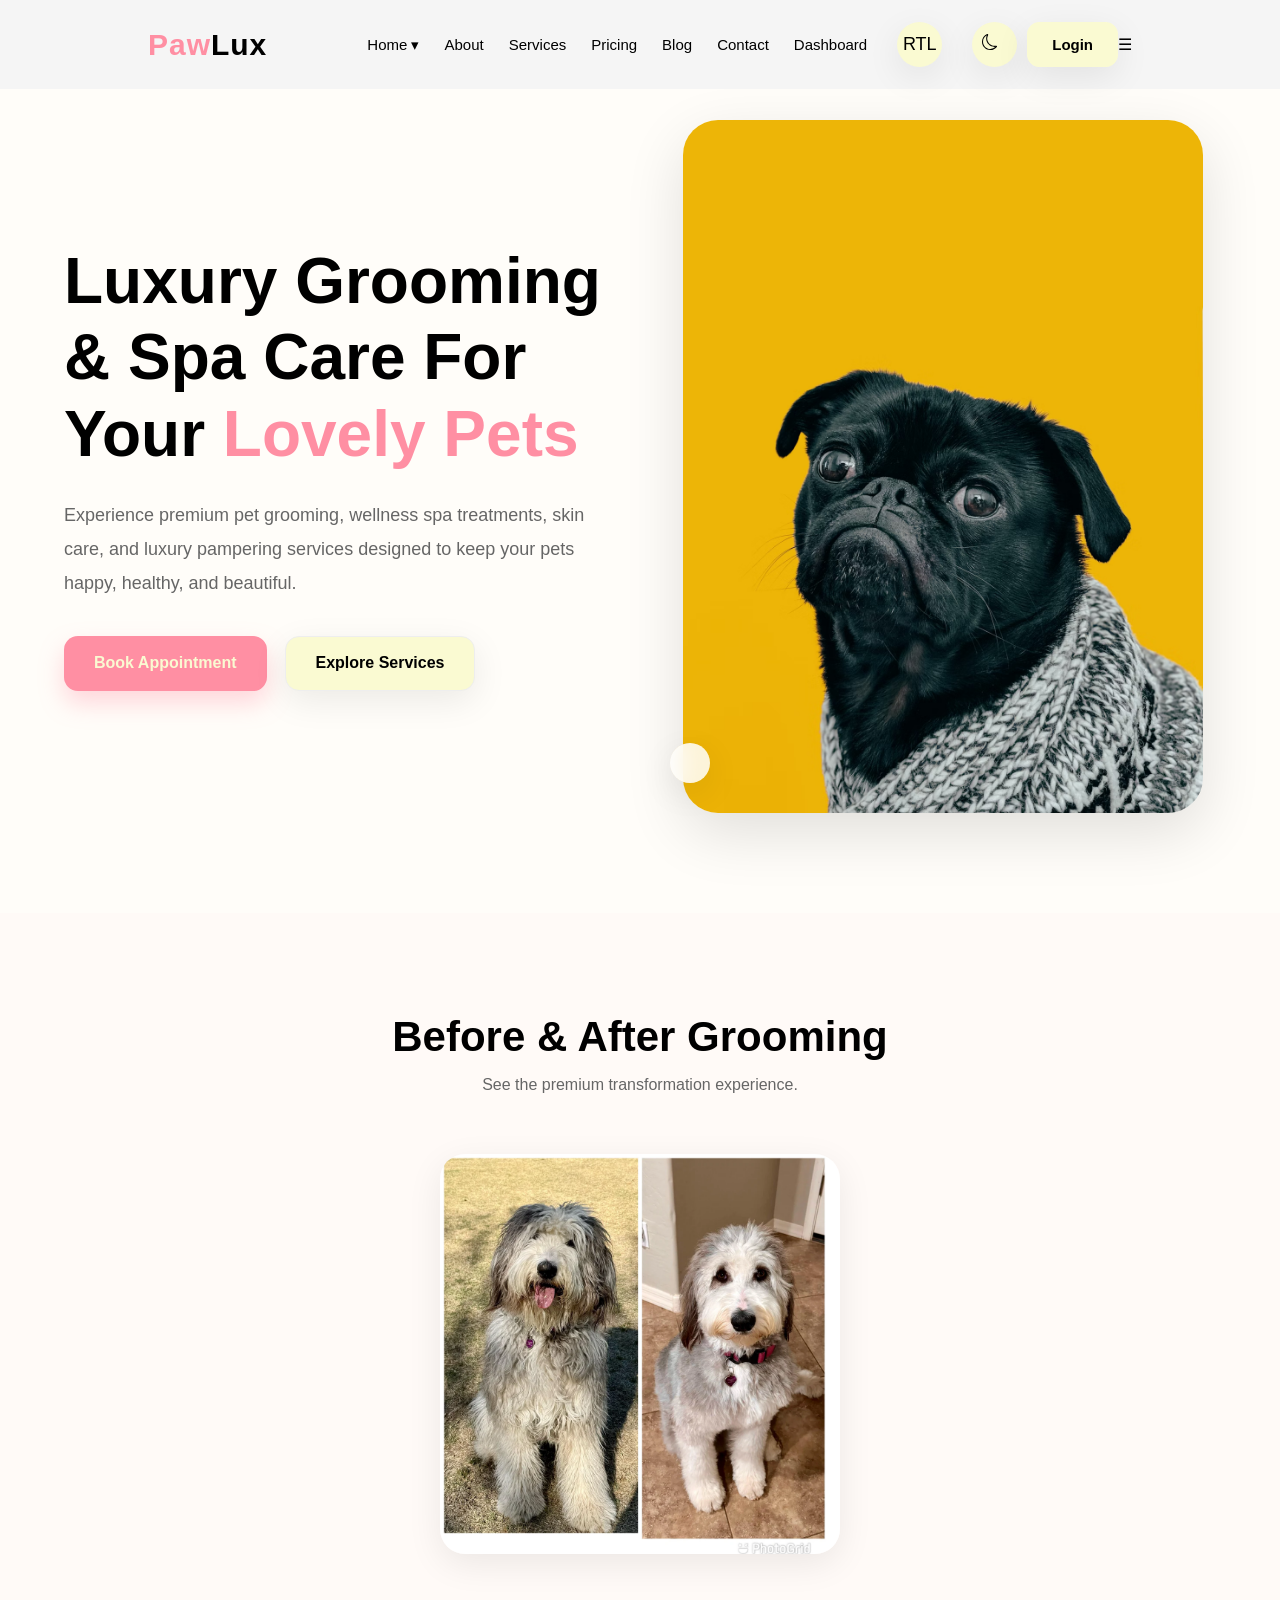
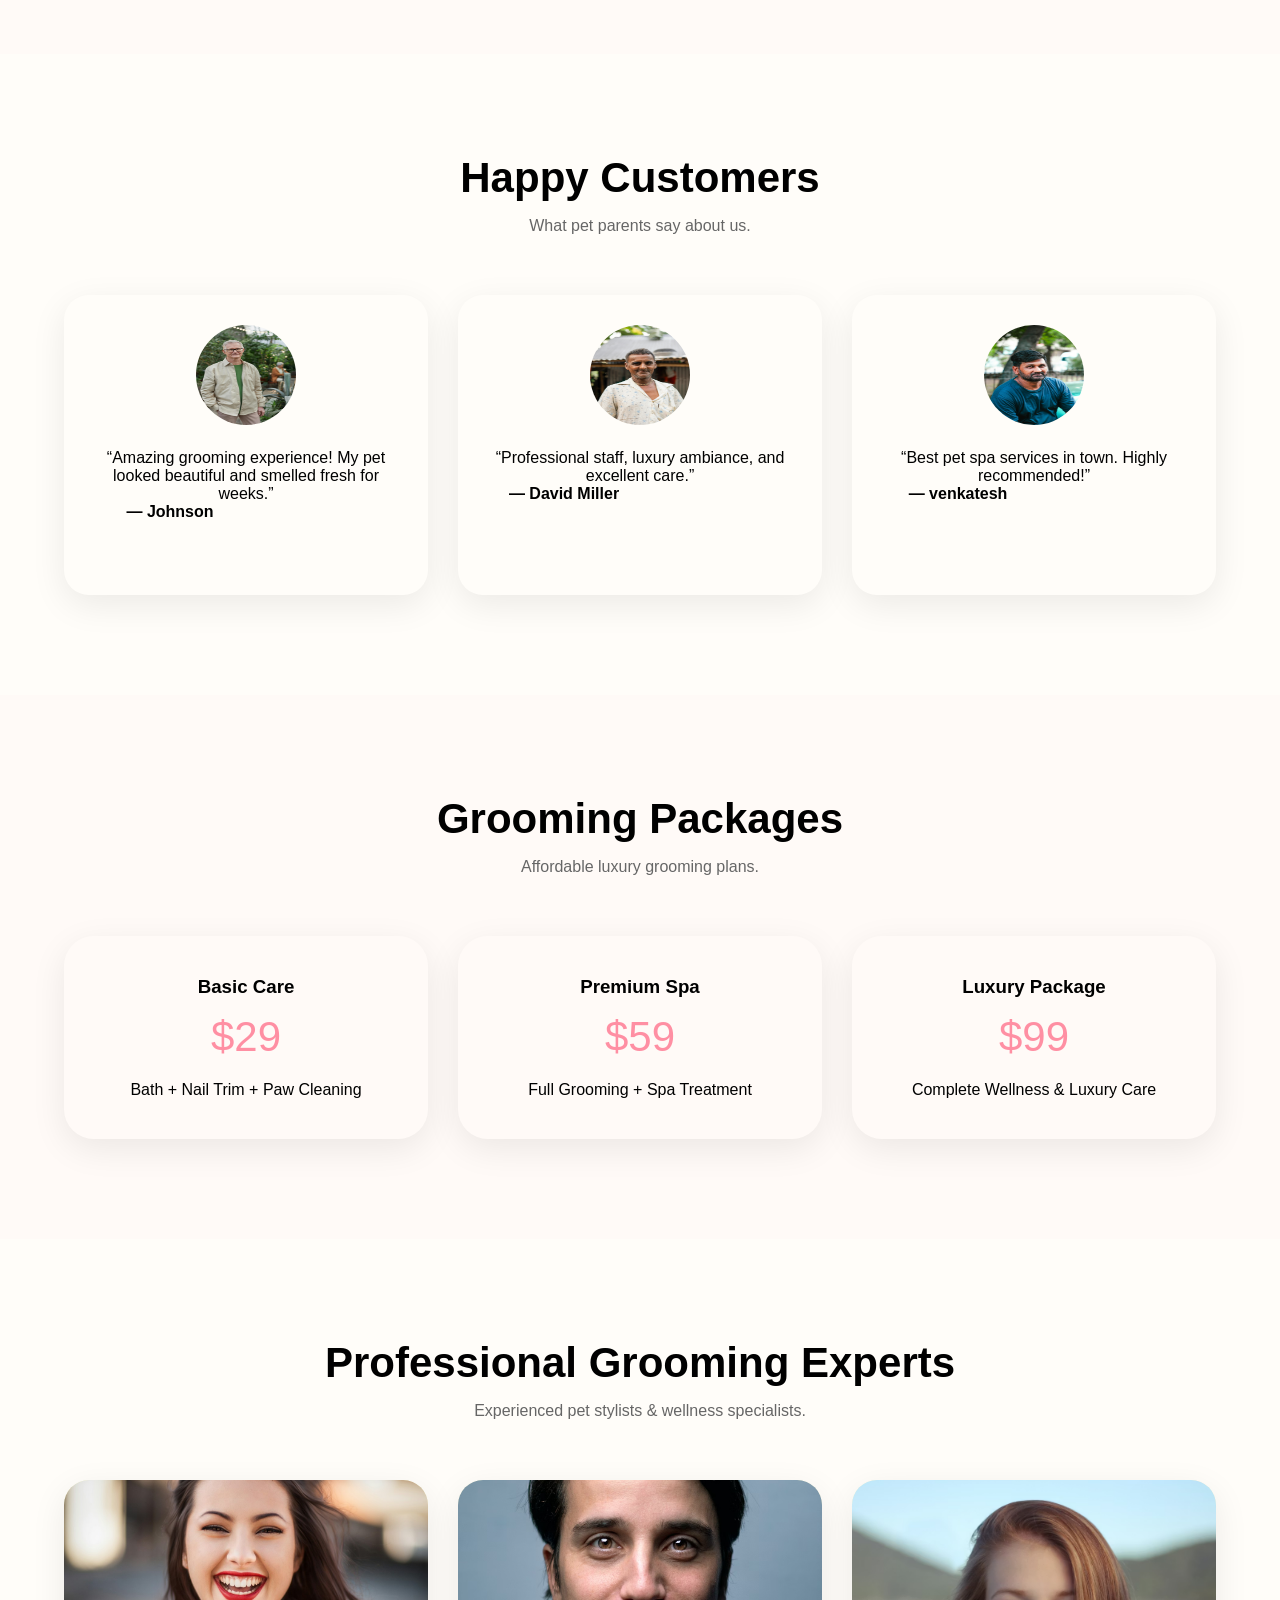
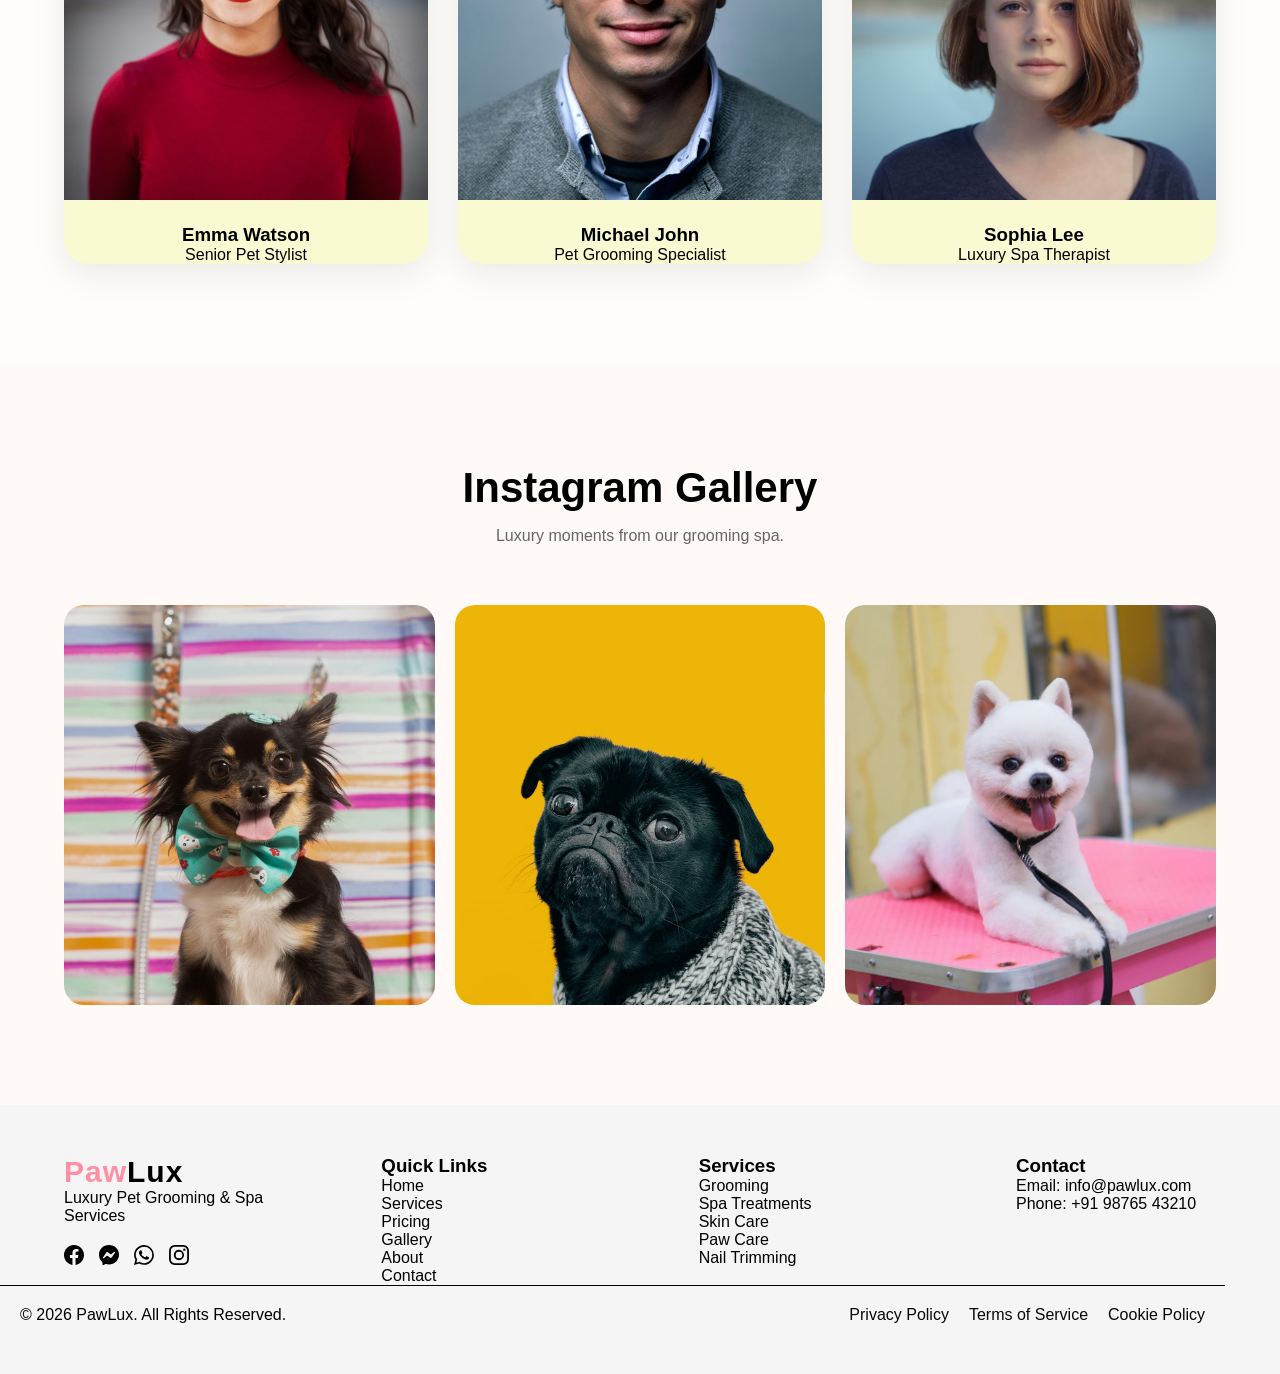
<file: index.html>
<!DOCTYPE html>
<html lang="en">
<head>
    <meta charset="UTF-8">
    <meta name="viewport" content="width=device-width, initial-scale=1.0">
    <title>pet grooming spa and services</title>
    <link rel="stylesheet" href="pet.css">
</head>
<body>  
    <header>
    <nav class="navbar">
      <a style="text-decoration: none; margin-right: 100px" href="index.html" class="logo"><span>Paw</span>Lux</a>
 
      <ul class="nav-links">
          <li class="dropdown">
        <a href="index.html">Home ▾</a>
 
        <ul class="dropdown-menu">
          <li><a href="index.html">Home 1</a></li>
          <li><a href="home1.html">Home 2</a></li>
        </ul>
      </li>
       
        <li><a href="about.html">About</a></li>
        <li><a href="services.html">Services</a></li>
        <li><a href="pricing.html">Pricing</a></li>
   
        <li><a href="blog.html">Blog</a></li>
        <li><a href="contactus.html">Contact</a></li>
     
        <li><a href="dashboard.html">Dashboard</a></li>
 
      </ul>
    <div class="mm">
  <button id="rtl-toggle" class="icon-btn" >
    RTL
  </button>
  <button id="theme-toggle" class="icon-btn">
 
      <div class="menu-toggle"><svg xmlns="http://www.w3.org/2000/svg" width="16" height="16" fill="currentColor" class="bi bi-moon" viewBox="0 0 16 16">
  <path d="M6 .278a.77.77 0 0 1 .08.858 7.2 7.2 0 0 0-.878 3.46c0 4.021 3.278 7.277 7.318 7.277q.792-.001 1.533-.16a.79.79 0 0 1 .81.316.73.73 0 0 1-.031.893A8.35 8.35 0 0 1 8.344 16C3.734 16 0 12.286 0 7.71 0 4.266 2.114 1.312 5.124.06A.75.75 0 0 1 6 .278M4.858 1.311A7.27 7.27 0 0 0 1.025 7.71c0 4.02 3.279 7.276 7.319 7.276a7.32 7.32 0 0 0 5.205-2.162q-.506.063-1.029.063c-4.61 0-8.343-3.714-8.343-8.29 0-1.167.242-2.278.681-3.286"/>
</svg></div>
          <div class="button-group">
    <div class="right-section">
        <button style="margin-left: 10px;" class="btn secondary-btn" onclick="document.location='login.html'">
            Login
       
              </button>
        

         </div>
        
        
    </div>
    </button>
    <div class="menu-toggle" id="menu-toggle">
    ☰
</div>


    </nav>
  </header>
 



<section class="hero container">

    <div class="hero-content">

        <h1>
            Luxury Grooming & Spa Care
            For Your <span>Lovely Pets</span>
        </h1>

        <p>
            Experience premium pet grooming, wellness spa treatments,
            skin care, and luxury pampering services designed to keep
            your pets happy, healthy, and beautiful.
        </p>

        <div class="hero-buttons">

            <button class="hero-btn book-btn">
                Book Appointment
            </button>

            <button class="hero-btn explore-btn">
                Explore Services
            </button>

        </div>

    </div>

    <div class="hero-image">

        <img src="images/black dog photo.avif"alt="Pet Grooming">
       <div class="floating-card">
         </div>
         </div>
        </section>

<section style="background:#fffaf7;">

<div class="container">

    <div class="section-title">
        <h2>Before & After Grooming</h2>
        <p>See the premium transformation experience.</p>
    </div>

    <div class="before-after">

        <img src="images/i.webp" alt="image">
    </div>

</div>

</section>

<section>

<div class="container">

    <div class="section-title">
        <h2>Happy Customers</h2>
        <p>What pet parents say about us.</p>
    </div>

    <div class="review-grid">

        <div class="review-card">
            <img src="images/1b.jpg"alt="image">
            <p>
                “Amazing grooming experience! My pet looked beautiful
                and smelled fresh for weeks.”
            </p>
            <h4>—  Johnson</h4>
            
        </div>

        <div class="review-card">
            <img src="images/1c.jpg" alt="image">
            <p>
                “Professional staff, luxury ambiance, and excellent care.”
            </p>
            <h4>— David Miller</h4>
        </div>

        <div class="review-card">
            <img src="images/1a.jpg" alt="image">
            <p>
                “Best pet spa services in town. Highly recommended!”
            </p>
            <h4>— venkatesh</h4>
        </div>

    </div>

</div>

</section>

<section style="background:#fffaf7;">

<div class="container">

    <div class="section-title">
        <h2>Grooming Packages</h2>
        <p>Affordable luxury grooming plans.</p>
    </div>

    <div class="price-grid">

        <div class="price-card">
            <h3>Basic Care</h3>
            <div class="price">$29</div>
            <p>Bath + Nail Trim + Paw Cleaning</p>
        </div>

        <div class="price-card">
            <h3>Premium Spa</h3>
            <div class="price">$59</div>
            <p>Full Grooming + Spa Treatment</p>
        </div>

        <div class="price-card">
            <h3>Luxury Package</h3>
            <div class="price">$99</div>
            <p>Complete Wellness & Luxury Care</p>
        </div>

    </div>

</div>

</section>

<section>

<div class="container">

    <div class="section-title">
        <h2>Professional Grooming Experts</h2>
        <p>Experienced pet stylists & wellness specialists.</p>
    </div>

    <div class="staff-grid">
        <div class="staff-card">
            <img src="images/staff-1.jfif" alt="image">
            <h3>Emma Watson</h3>
            <p>Senior Pet Stylist</p>
        </div>

        <div class="staff-card">
            <img src="images/staff-2.avif" alt="image">
            <h3>Michael John</h3>
            <p>Pet Grooming Specialist</p>
        </div>

        <div class="staff-card">
            <img src="images/staff-3.avif" alt="image">
            <h3>Sophia Lee</h3>
            <p>Luxury Spa Therapist</p>
        </div>

    </div>

</div>

</section>

<section style="background:#fffaf7;">

<div class="container">

    <div class="section-title">
        <h2>Instagram Gallery</h2>
        <p>Luxury moments from our grooming spa.</p>
    </div>

    <div class="gallery-grid">

        <img src="images/brown dog.jpg" alt="image">

        <img src="images/black dog photo.avif" alt="image">
        <img src="images/pexels-nguy-n-vi-t-l-85165636-9360433.jpg" alt="image">

        
       
    </div>

</div>

</section>
 
 <footer class="footer">

<div class="container">

    <div class="footer-content">

        <div class="footer-section">
     <a style="text-decoration: none;" href="index.html" class="logo"><span>Paw</span>Lux</a>
            <p>Luxury Pet Grooming & Spa Services</p>
            <div>
           

            <div class="footer-social">

                <svg xmlns="http://www.w3.org/2000/svg" width="20" height="20" fill="currentColor" class="bi bi-facebook" viewBox="0 0 16 16">
  <path d="M16 8.049c0-4.446-3.582-8.05-8-8.05C3.58 0-.002 3.603-.002 8.05c0 4.017 2.926 7.347 6.75 7.951v-5.625h-2.03V8.05H6.75V6.275c0-2.017 1.195-3.131 3.022-3.131.876 0 1.791.157 1.791.157v1.98h-1.009c-.993 0-1.303.621-1.303 1.258v1.51h2.218l-.354 2.326H9.25V16c3.824-.604 6.75-3.934 6.75-7.951"/>
</svg>

                <svg xmlns="http://www.w3.org/2000/svg" width="20" height="20" fill="currentColor" class="bi bi-messenger" viewBox="0 0 16 16">
  <path d="M0 7.76C0 3.301 3.493 0 8 0s8 3.301 8 7.76-3.493 7.76-8 7.76c-.81 0-1.586-.107-2.316-.307a.64.64 0 0 0-.427.03l-1.588.702a.64.64 0 0 1-.898-.566l-.044-1.423a.64.64 0 0 0-.215-.456C.956 12.108 0 10.092 0 7.76m5.546-1.459-2.35 3.728c-.225.358.214.761.551.506l2.525-1.916a.48.48 0 0 1 .578-.002l1.869 1.402a1.2 1.2 0 0 0 1.735-.32l2.35-3.728c.226-.358-.214-.761-.551-.506L9.728 7.381a.48.48 0 0 1-.578.002L7.281 5.98a1.2 1.2 0 0 0-1.735.32z"/>
</svg>

                <svg xmlns="http://www.w3.org/2000/svg" width="20" height="20" fill="currentColor" class="bi bi-whatsapp" viewBox="0 0 16 16">
  <path d="M13.601 2.326A7.85 7.85 0 0 0 7.994 0C3.627 0 .068 3.558.064 7.926c0 1.399.366 2.76 1.057 3.965L0 16l4.204-1.102a7.9 7.9 0 0 0 3.79.965h.004c4.368 0 7.926-3.558 7.93-7.93A7.9 7.9 0 0 0 13.6 2.326zM7.994 14.521a6.6 6.6 0 0 1-3.356-.92l-.24-.144-2.494.654.666-2.433-.156-.251a6.56 6.56 0 0 1-1.007-3.505c0-3.626 2.957-6.584 6.591-6.584a6.56 6.56 0 0 1 4.66 1.931 6.56 6.56 0 0 1 1.928 4.66c-.004 3.639-2.961 6.592-6.592 6.592m3.615-4.934c-.197-.099-1.17-.578-1.353-.646-.182-.065-.315-.099-.445.099-.133.197-.513.646-.627.775-.114.133-.232.148-.43.05-.197-.1-.836-.308-1.592-.985-.59-.525-.985-1.175-1.103-1.372-.114-.198-.011-.304.088-.403.087-.088.197-.232.296-.346.1-.114.133-.198.198-.33.065-.134.034-.248-.015-.347-.05-.099-.445-1.076-.612-1.47-.16-.389-.323-.335-.445-.34-.114-.007-.247-.007-.38-.007a.73.73 0 0 0-.529.247c-.182.198-.691.677-.691 1.654s.71 1.916.81 2.049c.098.133 1.394 2.132 3.383 2.992.47.205.84.326 1.129.418.475.152.904.129 1.246.08.38-.058 1.171-.48 1.338-.943.164-.464.164-.86.114-.943-.049-.084-.182-.133-.38-.232"/>
</svg>

                <svg xmlns="http://www.w3.org/2000/svg" width="20" height="20" fill="currentColor" class="bi bi-instagram" viewBox="0 0 16 16">
  <path d="M8 0C5.829 0 5.556.01 4.703.048 3.85.088 3.269.222 2.76.42a3.9 3.9 0 0 0-1.417.923A3.9 3.9 0 0 0 .42 2.76C.222 3.268.087 3.85.048 4.7.01 5.555 0 5.827 0 8.001c0 2.172.01 2.444.048 3.297.04.852.174 1.433.372 1.942.205.526.478.972.923 1.417.444.445.89.719 1.416.923.51.198 1.09.333 1.942.372C5.555 15.99 5.827 16 8 16s2.444-.01 3.298-.048c.851-.04 1.434-.174 1.943-.372a3.9 3.9 0 0 0 1.416-.923c.445-.445.718-.891.923-1.417.197-.509.332-1.09.372-1.942C15.99 10.445 16 10.173 16 8s-.01-2.445-.048-3.299c-.04-.851-.175-1.433-.372-1.941a3.9 3.9 0 0 0-.923-1.417A3.9 3.9 0 0 0 13.24.42c-.51-.198-1.092-.333-1.943-.372C10.443.01 10.172 0 7.998 0zm-.717 1.442h.718c2.136 0 2.389.007 3.232.046.78.035 1.204.166 1.486.275.373.145.64.319.92.599s.453.546.598.92c.11.281.24.705.275 1.485.039.843.047 1.096.047 3.231s-.008 2.389-.047 3.232c-.035.78-.166 1.203-.275 1.485a2.5 2.5 0 0 1-.599.919c-.28.28-.546.453-.92.598-.28.11-.704.24-1.485.276-.843.038-1.096.047-3.232.047s-2.39-.009-3.233-.047c-.78-.036-1.203-.166-1.485-.276a2.5 2.5 0 0 1-.92-.598 2.5 2.5 0 0 1-.6-.92c-.109-.281-.24-.705-.275-1.485-.038-.843-.046-1.096-.046-3.233s.008-2.388.046-3.231c.036-.78.166-1.204.276-1.486.145-.373.319-.64.599-.92s.546-.453.92-.598c.282-.11.705-.24 1.485-.276.738-.034 1.024-.044 2.515-.045zm4.988 1.328a.96.96 0 1 0 0 1.92.96.96 0 0 0 0-1.92m-4.27 1.122a4.109 4.109 0 1 0 0 8.217 4.109 4.109 0 0 0 0-8.217m0 1.441a2.667 2.667 0 1 1 0 5.334 2.667 2.667 0 0 1 0-5.334"/>
</svg>

            </div>
        </div>

        </div>
                <div class="footer-section">
            <h3>Quick Links</h3>
            <ul>
                <li><a href="#">Home</a></li>
                <li><a href="#">Services</a></li>
                <li><a href="#">Pricing</a></li>
                <li><a href="#">Gallery</a></li>
                <li><a href="#">About</a></li>
                <li><a href="#">Contact</a></li>
            </ul>
        </div>
        <div class="footer-section">
           <h3>Services</h3> 
            <ul>
                <li><a href="#">Grooming</a></li>
                <li><a href="#">Spa Treatments</a></li>
                <li><a href="#">Skin Care</a></li>
                <li><a href="#">Paw Care</a></li>
                <li><a href="#">Nail Trimming</a></li>
        </div>

        <div class="footer-section">
            <h3>Contact</h3>
            <p>Email: info@pawlux.com</p>
            <p>Phone: +91 98765 43210</p>
        </div>

        

    </div>

</div>
<div class="footer-bottom">
       © 2026  PawLux. All Rights Reserved.
   
    <div class="footer-legal">
 
    <li><a href="">Privacy Policy</a></li>
      <li><a href="">Terms of Service</a></li>
      <li><a href="">Cookie Policy</a></li>
    </div>
    </div>

</footer>
<script>
 

 
  const themeToggle = document.getElementById("theme-toggle");
 
  themeToggle.addEventListener("click", () => {
 
    document.body.classList.toggle("dark-mode");
 
    if(document.body.classList.contains("dark-mode")){
      themeToggle.innerHTML = "☀️";
    }
    else{
      themeToggle.innerHTML = "🌙";
    }
 
  });
 
  const rtlToggle = document.getElementById("rtl-toggle");
 
  rtlToggle.addEventListener("click", () => {
 
    if(document.body.getAttribute("dir") === "rtl"){
 
      document.body.setAttribute("dir", "ltr");
 
    }
    else{
 
      document.body.setAttribute("dir", "rtl");
 
    }
 
  });
 
</script>


</body>    
</html>
</file>
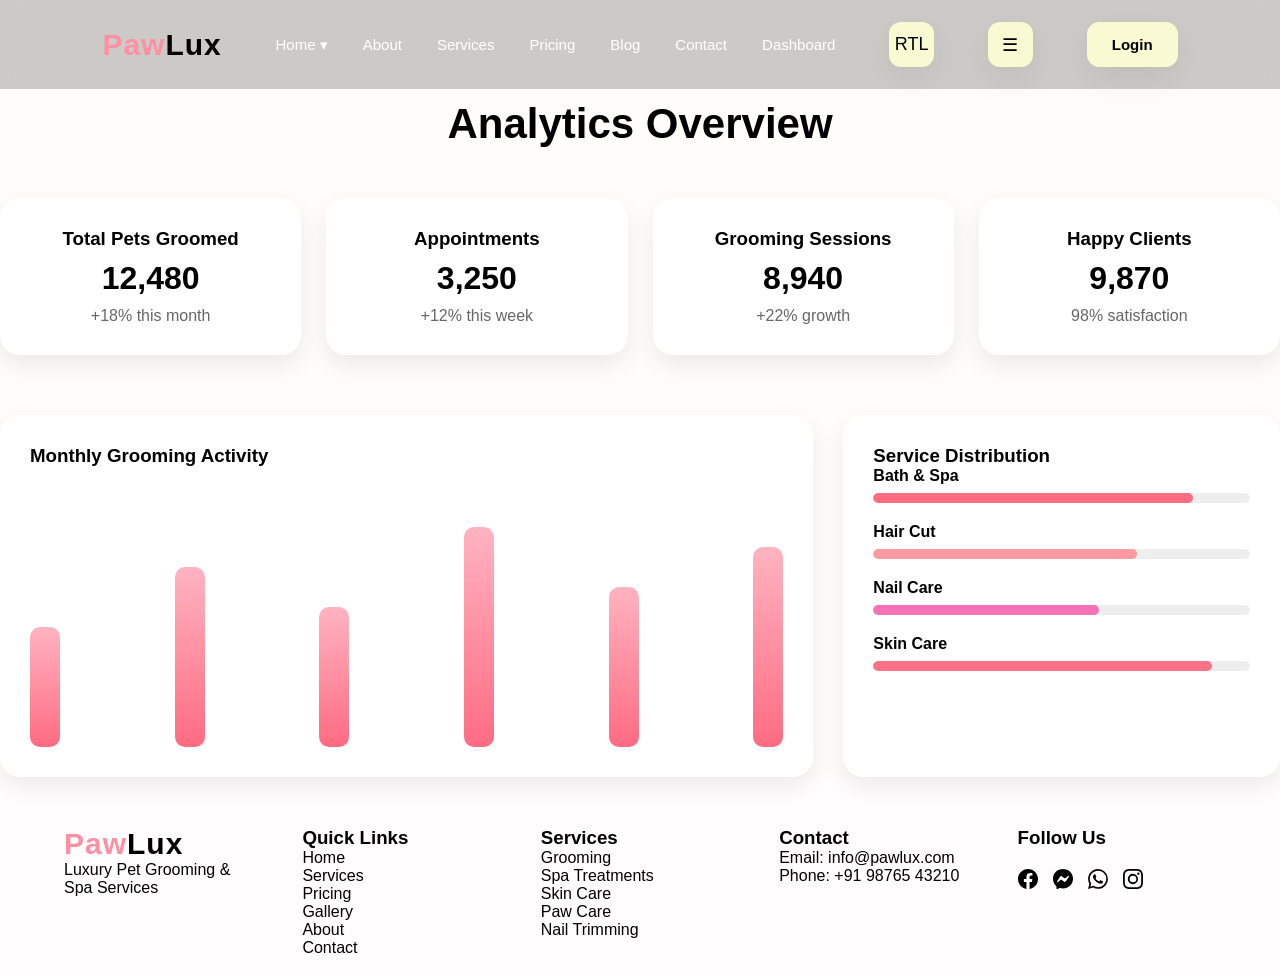
<file: analytics.html>
<!DOCTYPE html>
<html lang="en">
<head>
    <meta charset="UTF-8">
    <meta name="viewport" content="width=device-width, initial-scale=1.0">
    <title>analytics</title>
    <link rel="stylesheet" href="analytics.css">
</head>
<body>
     <header>
    <nav class="navbar">
      <a style="text-decoration: none;" href="index.html" class="logo"><span>Paw</span>Lux</a>

      <ul class="nav-links">
        <li class="dropdown">
          <a href="index.html">Home ▾</a>

          <ul class="dropdown-menu">
            <li><a href="index.html">Home 1</a></li>
            <li><a href="home1.html">Home 2</a></li>
          </ul>
        </li>

        <li><a href="about.html">About</a></li>
        <li><a href="services.html">Services</a></li>
        <li><a href="pricing.html">Pricing</a></li>

        <li><a href="blog.html">Blog</a></li>
        <li><a href="contactus.html">Contact</a></li>

        <li><a href="dashboard.html">Dashboard</a></li>

      </ul>
      <button id="rtl-toggle" class="icon-btn">
        RTL
      </button>
      <button id="theme-toggle" class="icon-btn">

        <div class="menu-toggle">☰</div>
        <div class="button-group">
          <div class="right-section">
            <button class="btn secondary-btn" onclick="document.location='login.html'">
              Login
            </button>

          </div>

        </div>
    </nav>
  </header>
   
    <section class="analytics-section">

    <h2 class="section-title">Analytics Overview</h2>

    <div class="analytics-grid">

        <!-- CARD 1 -->
        <div class="analytics-card">
            <i class="fa-solid fa-paw"></i>
            <h3>Total Pets Groomed</h3>
            <h1>12,480</h1>
            <p>+18% this month</p>
        </div>

        <!-- CARD 2 -->
        <div class="analytics-card">
            <i class="fa-solid fa-calendar-check"></i>
            <h3>Appointments</h3>
            <h1>3,250</h1>
            <p>+12% this week</p>
        </div>

        <!-- CARD 3 -->
        <div class="analytics-card">
            <i class="fa-solid fa-scissors"></i>
            <h3>Grooming Sessions</h3>
            <h1>8,940</h1>
            <p>+22% growth</p>
        </div>

        <!-- CARD 4 -->
        <div class="analytics-card">
            <i class="fa-solid fa-face-smile"></i>
            <h3>Happy Clients</h3>
            <h1>9,870</h1>
            <p>98% satisfaction</p>
        </div>

    </div>

    <!-- CHART SECTION -->

    <div class="chart-box">

        <div class="chart-card">

            <h3>Monthly Grooming Activity</h3>

            <div class="bars">

                <div class="bar" style="height:120px;"></div>
                <div class="bar" style="height:180px;"></div>
                <div class="bar" style="height:140px;"></div>
                <div class="bar" style="height:220px;"></div>
                <div class="bar" style="height:160px;"></div>
                <div class="bar" style="height:200px;"></div>

            </div>

        </div>

        <!-- RIGHT SIDE STATS -->

        <div class="stats-card">

            <h3>Service Distribution</h3>

            <div class="stat-item">
                <span>Bath & Spa</span>
                <div class="progress"><div class="fill bath"></div></div>
            </div>

            <div class="stat-item">
                <span>Hair Cut</span>
                <div class="progress"><div class="fill haircut"></div></div>
            </div>

            <div class="stat-item">
                <span>Nail Care</span>
                <div class="progress"><div class="fill nail"></div></div>
            </div>

            <div class="stat-item">
                <span>Skin Care</span>
                <div class="progress"><div class="fill skin"></div></div>
            </div>

        </div>

    </div>

</section>
<footer class="footer">

            <div class="container">

                <div class="footer-content">

                    <div>
                        <div class="logo">
                            <span>Paw</span>Lux
                        </div>
                        <p>Luxury Pet Grooming & Spa Services</p>
                    </div>
                    <div>
                        <h3>Quick Links</h3>
                        <ul>
                            <li><a href="#">Home</a></li>
                            <li><a href="#">Services</a></li>
                            <li><a href="#">Pricing</a></li>
                            <li><a href="#">Gallery</a></li>
                            <li><a href="#">About</a></li>
                            <li><a href="#">Contact</a></li>
                        </ul>
                    </div>
                    <div>
                        <h3>Services</h3>
                        <ul>
                            <li><a href="#">Grooming</a></li>
                            <li><a href="#">Spa Treatments</a></li>
                            <li><a href="#">Skin Care</a></li>
                            <li><a href="#">Paw Care</a></li>
                            <li><a href="#">Nail Trimming</a></li>
                    </div>

                    <div>
                        <h3>Contact</h3>
                        <p>Email: info@pawlux.com</p>
                        <p>Phone: +91 98765 43210</p>
                    </div>

                    <div>
                        <h3>Follow Us</h3>

                        <div class="footer-social">

                            <svg xmlns="http://www.w3.org/2000/svg" width="20" height="20" fill="currentColor"
                                class="bi bi-facebook" viewBox="0 0 16 16">
                                <path
                                    d="M16 8.049c0-4.446-3.582-8.05-8-8.05C3.58 0-.002 3.603-.002 8.05c0 4.017 2.926 7.347 6.75 7.951v-5.625h-2.03V8.05H6.75V6.275c0-2.017 1.195-3.131 3.022-3.131.876 0 1.791.157 1.791.157v1.98h-1.009c-.993 0-1.303.621-1.303 1.258v1.51h2.218l-.354 2.326H9.25V16c3.824-.604 6.75-3.934 6.75-7.951" />
                            </svg>

                            <svg xmlns="http://www.w3.org/2000/svg" width="20" height="20" fill="currentColor"
                                class="bi bi-messenger" viewBox="0 0 16 16">
                                <path
                                    d="M0 7.76C0 3.301 3.493 0 8 0s8 3.301 8 7.76-3.493 7.76-8 7.76c-.81 0-1.586-.107-2.316-.307a.64.64 0 0 0-.427.03l-1.588.702a.64.64 0 0 1-.898-.566l-.044-1.423a.64.64 0 0 0-.215-.456C.956 12.108 0 10.092 0 7.76m5.546-1.459-2.35 3.728c-.225.358.214.761.551.506l2.525-1.916a.48.48 0 0 1 .578-.002l1.869 1.402a1.2 1.2 0 0 0 1.735-.32l2.35-3.728c.226-.358-.214-.761-.551-.506L9.728 7.381a.48.48 0 0 1-.578.002L7.281 5.98a1.2 1.2 0 0 0-1.735.32z" />
                            </svg>

                            <svg xmlns="http://www.w3.org/2000/svg" width="20" height="20" fill="currentColor"
                                class="bi bi-whatsapp" viewBox="0 0 16 16">
                                <path
                                    d="M13.601 2.326A7.85 7.85 0 0 0 7.994 0C3.627 0 .068 3.558.064 7.926c0 1.399.366 2.76 1.057 3.965L0 16l4.204-1.102a7.9 7.9 0 0 0 3.79.965h.004c4.368 0 7.926-3.558 7.93-7.93A7.9 7.9 0 0 0 13.6 2.326zM7.994 14.521a6.6 6.6 0 0 1-3.356-.92l-.24-.144-2.494.654.666-2.433-.156-.251a6.56 6.56 0 0 1-1.007-3.505c0-3.626 2.957-6.584 6.591-6.584a6.56 6.56 0 0 1 4.66 1.931 6.56 6.56 0 0 1 1.928 4.66c-.004 3.639-2.961 6.592-6.592 6.592m3.615-4.934c-.197-.099-1.17-.578-1.353-.646-.182-.065-.315-.099-.445.099-.133.197-.513.646-.627.775-.114.133-.232.148-.43.05-.197-.1-.836-.308-1.592-.985-.59-.525-.985-1.175-1.103-1.372-.114-.198-.011-.304.088-.403.087-.088.197-.232.296-.346.1-.114.133-.198.198-.33.065-.134.034-.248-.015-.347-.05-.099-.445-1.076-.612-1.47-.16-.389-.323-.335-.445-.34-.114-.007-.247-.007-.38-.007a.73.73 0 0 0-.529.247c-.182.198-.691.677-.691 1.654s.71 1.916.81 2.049c.098.133 1.394 2.132 3.383 2.992.47.205.84.326 1.129.418.475.152.904.129 1.246.08.38-.058 1.171-.48 1.338-.943.164-.464.164-.86.114-.943-.049-.084-.182-.133-.38-.232" />
                            </svg>

                            <svg xmlns="http://www.w3.org/2000/svg" width="20" height="20" fill="currentColor"
                                class="bi bi-instagram" viewBox="0 0 16 16">
                                <path
                                    d="M8 0C5.829 0 5.556.01 4.703.048 3.85.088 3.269.222 2.76.42a3.9 3.9 0 0 0-1.417.923A3.9 3.9 0 0 0 .42 2.76C.222 3.268.087 3.85.048 4.7.01 5.555 0 5.827 0 8.001c0 2.172.01 2.444.048 3.297.04.852.174 1.433.372 1.942.205.526.478.972.923 1.417.444.445.89.719 1.416.923.51.198 1.09.333 1.942.372C5.555 15.99 5.827 16 8 16s2.444-.01 3.298-.048c.851-.04 1.434-.174 1.943-.372a3.9 3.9 0 0 0 1.416-.923c.445-.445.718-.891.923-1.417.197-.509.332-1.09.372-1.942C15.99 10.445 16 10.173 16 8s-.01-2.445-.048-3.299c-.04-.851-.175-1.433-.372-1.941a3.9 3.9 0 0 0-.923-1.417A3.9 3.9 0 0 0 13.24.42c-.51-.198-1.092-.333-1.943-.372C10.443.01 10.172 0 7.998 0zm-.717 1.442h.718c2.136 0 2.389.007 3.232.046.78.035 1.204.166 1.486.275.373.145.64.319.92.599s.453.546.598.92c.11.281.24.705.275 1.485.039.843.047 1.096.047 3.231s-.008 2.389-.047 3.232c-.035.78-.166 1.203-.275 1.485a2.5 2.5 0 0 1-.599.919c-.28.28-.546.453-.92.598-.28.11-.704.24-1.485.276-.843.038-1.096.047-3.232.047s-2.39-.009-3.233-.047c-.78-.036-1.203-.166-1.485-.276a2.5 2.5 0 0 1-.92-.598 2.5 2.5 0 0 1-.6-.92c-.109-.281-.24-.705-.275-1.485-.038-.843-.046-1.096-.046-3.233s.008-2.388.046-3.231c.036-.78.166-1.204.276-1.486.145-.373.319-.64.599-.92s.546-.453.92-.598c.282-.11.705-.24 1.485-.276.738-.034 1.024-.044 2.515-.045zm4.988 1.328a.96.96 0 1 0 0 1.92.96.96 0 0 0 0-1.92m-4.27 1.122a4.109 4.109 0 1 0 0 8.217 4.109 4.109 0 0 0 0-8.217m0 1.441a2.667 2.667 0 1 1 0 5.334 2.667 2.667 0 0 1 0-5.334" />
                            </svg>

                        </div>
                    </div>

                </div>

            </div>

        </footer>
    
</body>
</html>
</file>
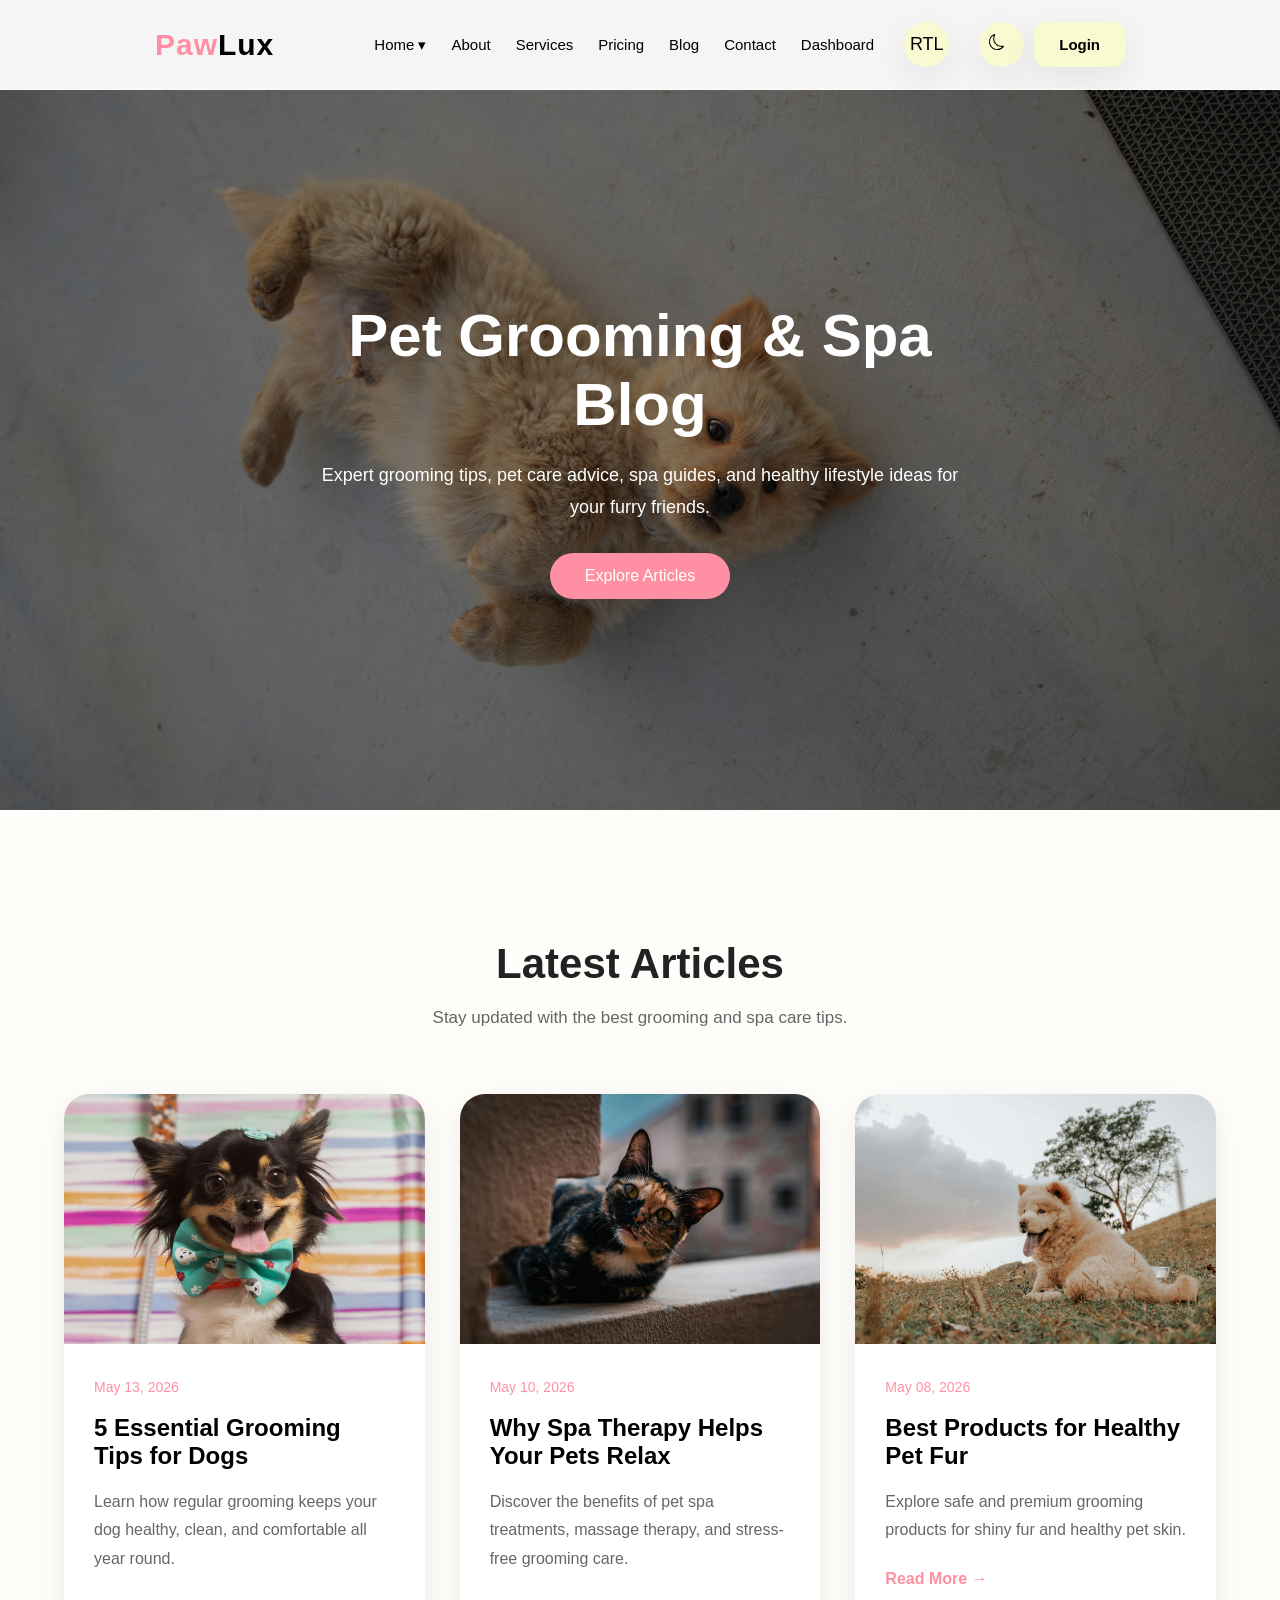
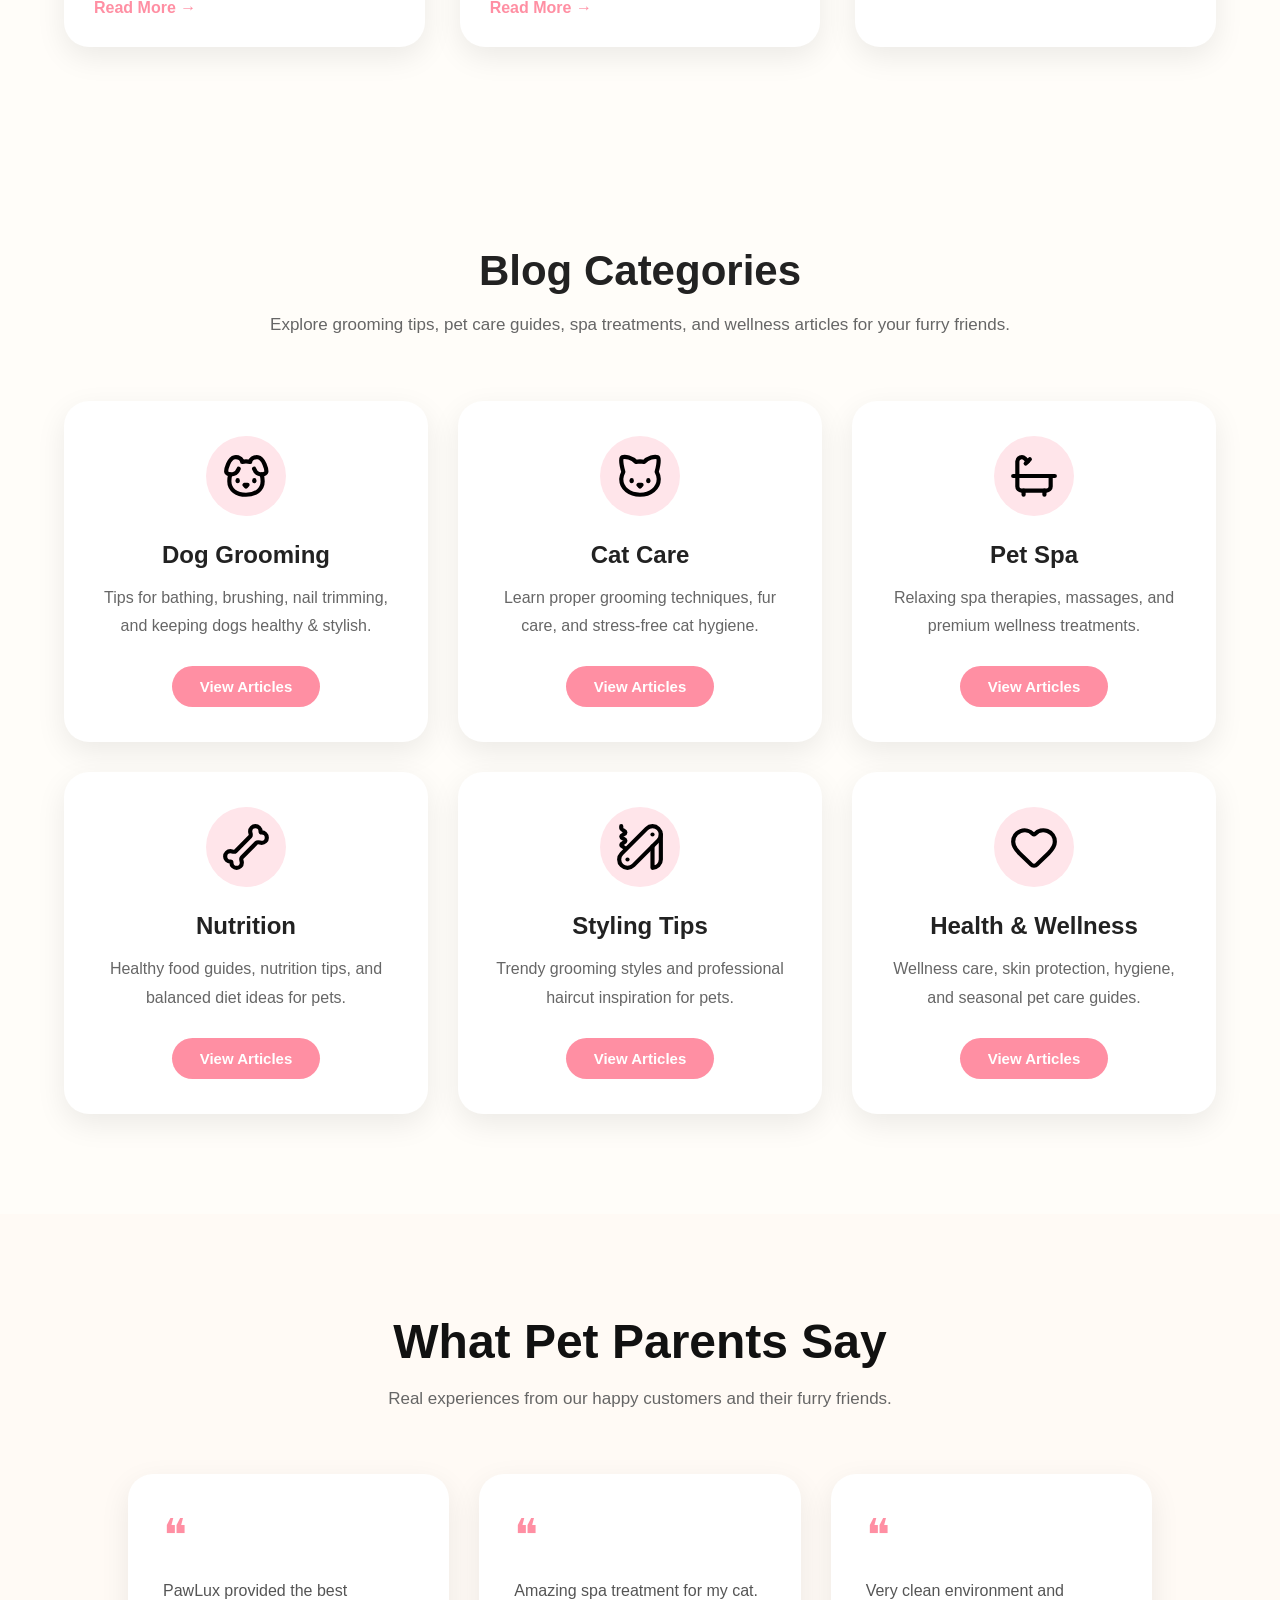
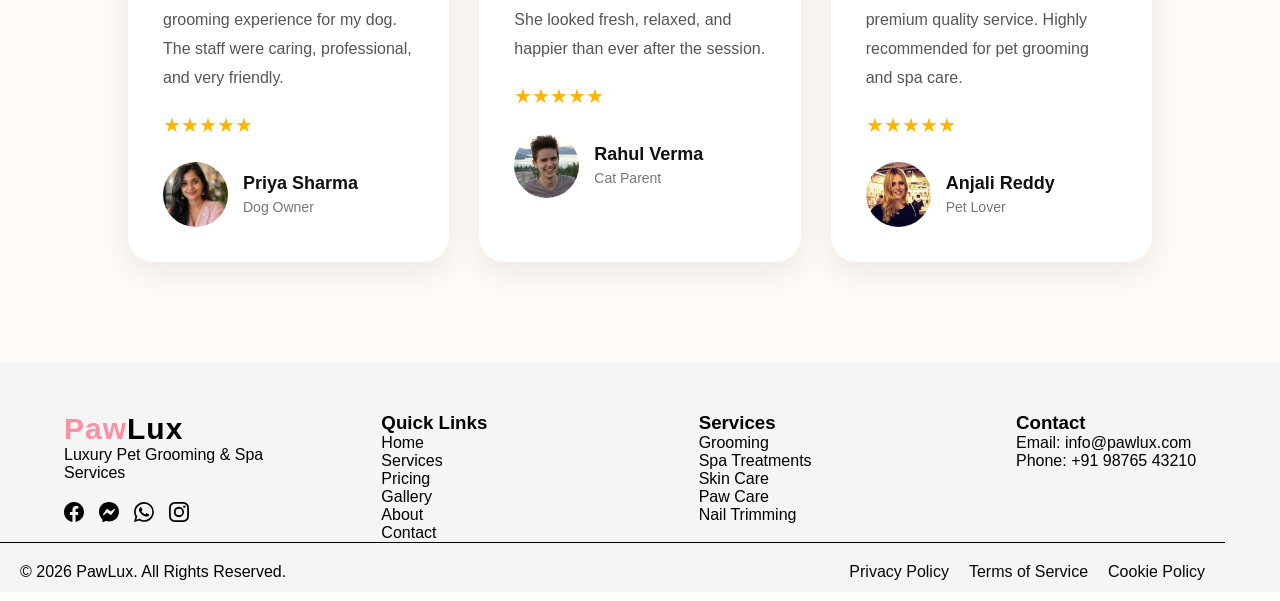
<file: blog.html>
<!DOCTYPE html>
<html lang="en">
<head>
    <meta charset="UTF-8">
    <meta name="viewport" content="width=device-width, initial-scale=1.0">
    <title>blog</title>
    <link rel="stylesheet" href="blog.css">
</head>
<body>
    <header>
    <nav class="navbar">
      <a style="text-decoration: none; margin-right: 100px" href="index.html" class="logo"><span>Paw</span>Lux</a>
 
      <ul class="nav-links">
          <li class="dropdown">
        <a href="index.html">Home ▾</a>
 
        <ul class="dropdown-menu">
          <li><a href="index.html">Home 1</a></li>
          <li><a href="home1.html">Home 2</a></li>
        </ul>
      </li>
       
        <li><a href="about.html">About</a></li>
        <li><a href="services.html">Services</a></li>
        <li><a href="pricing.html">Pricing</a></li>
   
        <li><a href="blog.html">Blog</a></li>
        <li><a href="contactus.html">Contact</a></li>
     
        <li><a href="dashboard.html">Dashboard</a></li>
 
      </ul>
     
  <button id="rtl-toggle" class="icon-btn" >
    RTL
  </button>
  <button id="theme-toggle" class="icon-btn">
 
      <div class="menu-toggle"><svg xmlns="http://www.w3.org/2000/svg" width="16" height="16" fill="currentColor" class="bi bi-moon" viewBox="0 0 16 16">
  <path d="M6 .278a.77.77 0 0 1 .08.858 7.2 7.2 0 0 0-.878 3.46c0 4.021 3.278 7.277 7.318 7.277q.792-.001 1.533-.16a.79.79 0 0 1 .81.316.73.73 0 0 1-.031.893A8.35 8.35 0 0 1 8.344 16C3.734 16 0 12.286 0 7.71 0 4.266 2.114 1.312 5.124.06A.75.75 0 0 1 6 .278M4.858 1.311A7.27 7.27 0 0 0 1.025 7.71c0 4.02 3.279 7.276 7.319 7.276a7.32 7.32 0 0 0 5.205-2.162q-.506.063-1.029.063c-4.61 0-8.343-3.714-8.343-8.29 0-1.167.242-2.278.681-3.286"/>
</svg></div>
          <div class="button-group">
    <div class="right-section">
        <button style="margin-left: 10px;" class="btn secondary-btn" onclick="document.location='login.html'">
            Login
        </button>
        
        
    </div>

</div>
    </nav>
  </header>
 
<!-- HERO SECTION -->

  <section class="blog-hero">

    <div class="overlay"></div>

    <div class="hero-content">

      <h1>Pet Grooming & Spa Blog</h1>

      <p>
        Expert grooming tips, pet care advice, spa guides,
        and healthy lifestyle ideas for your furry friends.
      </p>

      <button>Explore Articles</button>

    </div>

  </section>


  <!-- BLOG SECTION -->

  <section class="blog-section">

    <div class="section-title">

      <h2>Latest Articles</h2>

      <p>
        Stay updated with the best grooming and spa care tips.
      </p>

    </div>


    <div class="blog-container">

      <!-- BLOG CARD 1 -->

      <div class="blog-card">

        <img src="images/brown dog.jpg" alt="Dog Grooming">

        <div class="blog-content">

          <span class="blog-date">
            <i class="fa-solid fa-calendar"></i>
            May 13, 2026
          </span>

          <h3>5 Essential Grooming Tips for Dogs</h3>

          <p>
            Learn how regular grooming keeps your dog healthy,
            clean, and comfortable all year round.
          </p>

          <a href="blogsections.html">Read More →</a>

        </div>

      </div>


      <!-- BLOG CARD 2 -->

      <div class="blog-card">

        <img src="images/cat.jpg" alt="Cat Spa">

        <div class="blog-content">

          <span class="blog-date">
            <i class="fa-solid fa-calendar"></i>
            May 10, 2026
          </span>

          <h3>Why Spa Therapy Helps Your Pets Relax</h3>

          <p>
            Discover the benefits of pet spa treatments,
            massage therapy, and stress-free grooming care.
          </p>

          <a href="blogsections.html">Read More →</a>

        </div>

      </div>


      <!-- BLOG CARD 3 -->

      <div class="blog-card">

        <img src="images/chow chow.jpg" alt="Pet Care">

        <div class="blog-content">

          <span class="blog-date">
            <i class="fa-solid fa-calendar"></i>
            May 08, 2026
          </span>

          <h3>Best Products for Healthy Pet Fur</h3>

          <p>
            Explore safe and premium grooming products
            for shiny fur and healthy pet skin.
          </p>

          <a href="blogsections.html">Read More →</a>

        </div>

      </div>

    </div>

  </section>
  <section class="categories">

    <div class="section-title">
        <h2>Blog Categories</h2>
        <p>
            Explore grooming tips, pet care guides, spa treatments,
            and wellness articles for your furry friends.
        </p>
    </div>

    <div class="categories-container">

        <!-- CATEGORY CARD -->

        <div class="category-card">
            <div class="icon">
                <svg xmlns="http://www.w3.org/2000/svg" width="50" height="50" viewBox="0 0 24 24" fill="none" stroke="currentColor" stroke-width="2" stroke-linecap="round" stroke-linejoin="round" class="lucide lucide-dog-icon lucide-dog"><path d="M11.25 16.25h1.5L12 17z"/><path d="M16 14v.5"/><path d="M4.42 11.247A13.152 13.152 0 0 0 4 14.556C4 18.728 7.582 21 12 21s8-2.272 8-6.444a11.702 11.702 0 0 0-.493-3.309"/><path d="M8 14v.5"/><path d="M8.5 8.5c-.384 1.05-1.083 2.028-2.344 2.5-1.931.722-3.576-.297-3.656-1-.113-.994 1.177-6.53 4-7 1.923-.321 3.651.845 3.651 2.235A7.497 7.497 0 0 1 14 5.277c0-1.39 1.844-2.598 3.767-2.277 2.823.47 4.113 6.006 4 7-.08.703-1.725 1.722-3.656 1-1.261-.472-1.855-1.45-2.239-2.5"/></svg>
            </div>

            <h3>Dog Grooming</h3>

            <p>
                Tips for bathing, brushing, nail trimming,
                and keeping dogs healthy & stylish.
            </p>

            <a href="#">View Articles</a>
        </div>


        <div class="category-card">
            <div class="icon">
                <svg xmlns="http://www.w3.org/2000/svg" width="50" height="50" viewBox="0 0 24 24" fill="none" stroke="currentColor" stroke-width="2" stroke-linecap="round" stroke-linejoin="round" class="lucide lucide-cat-icon lucide-cat"><path d="M12 5c.67 0 1.35.09 2 .26 1.78-2 5.03-2.84 6.42-2.26 1.4.58-.42 7-.42 7 .57 1.07 1 2.24 1 3.44C21 17.9 16.97 21 12 21s-9-3-9-7.56c0-1.25.5-2.4 1-3.44 0 0-1.89-6.42-.5-7 1.39-.58 4.72.23 6.5 2.23A9.04 9.04 0 0 1 12 5Z"/><path d="M8 14v.5"/><path d="M16 14v.5"/><path d="M11.25 16.25h1.5L12 17l-.75-.75Z"/></svg>
            </div>

            <h3>Cat Care</h3>

            <p>
                Learn proper grooming techniques,
                fur care, and stress-free cat hygiene.
            </p>

            <a href="#">View Articles</a>
        </div>


        <div class="category-card">
            <div class="icon">
                <svg xmlns="http://www.w3.org/2000/svg" width="50" height="50" viewBox="0 0 24 24" fill="none" stroke="currentColor" stroke-width="2" stroke-linecap="round" stroke-linejoin="round" class="lucide lucide-bath-icon lucide-bath"><path d="M10 4 8 6"/><path d="M17 19v2"/><path d="M2 12h20"/><path d="M7 19v2"/><path d="M9 5 7.621 3.621A2.121 2.121 0 0 0 4 5v12a2 2 0 0 0 2 2h12a2 2 0 0 0 2-2v-5"/></svg>
            </div>

            <h3>Pet Spa</h3>

            <p>
                Relaxing spa therapies, massages,
                and premium wellness treatments.
            </p>

            <a href="#">View Articles</a>
        </div>


        <div class="category-card">
            <div class="icon">
                <svg xmlns="http://www.w3.org/2000/svg" width="50" height="50" viewBox="0 0 24 24" fill="none" stroke="currentColor" stroke-width="2" stroke-linecap="round" stroke-linejoin="round" class="lucide lucide-bone-icon lucide-bone"><path d="M17 10c.7-.7 1.69 0 2.5 0a2.5 2.5 0 1 0 0-5 .5.5 0 0 1-.5-.5 2.5 2.5 0 1 0-5 0c0 .81.7 1.8 0 2.5l-7 7c-.7.7-1.69 0-2.5 0a2.5 2.5 0 0 0 0 5c.28 0 .5.22.5.5a2.5 2.5 0 1 0 5 0c0-.81-.7-1.8 0-2.5Z"/></svg>
            </div>

            <h3>Nutrition</h3>

            <p>
                Healthy food guides, nutrition tips,
                and balanced diet ideas for pets.
            </p>

            <a href="#">View Articles</a>
        </div>


        <div class="category-card">
            <div class="icon">
                <svg xmlns="http://www.w3.org/2000/svg" width="50" height="50" viewBox="0 0 24 24" fill="none" stroke="currentColor" stroke-width="2" stroke-linecap="round" stroke-linejoin="round" class="lucide lucide-pocket-knife-icon lucide-pocket-knife"><path d="M3 2v1c0 1 2 1 2 2S3 6 3 7s2 1 2 2-2 1-2 2 2 1 2 2"/><path d="M18 6h.01"/><path d="M6 18h.01"/><path d="M20.83 8.83a4 4 0 0 0-5.66-5.66l-12 12a4 4 0 1 0 5.66 5.66Z"/><path d="M18 11.66V22a4 4 0 0 0 4-4V6"/></svg>
            </div>

            <h3>Styling Tips</h3>

            <p>
                Trendy grooming styles and professional
                haircut inspiration for pets.
            </p>

            <a href="#">View Articles</a>
        </div>


        <div class="category-card">
            <div class="icon">
                <svg xmlns="http://www.w3.org/2000/svg" width="50" height="50" viewBox="0 0 24 24" fill="none" stroke="currentColor" stroke-width="2" stroke-linecap="round" stroke-linejoin="round" class="lucide lucide-heart-icon lucide-heart"><path d="M2 9.5a5.5 5.5 0 0 1 9.591-3.676.56.56 0 0 0 .818 0A5.49 5.49 0 0 1 22 9.5c0 2.29-1.5 4-3 5.5l-5.492 5.313a2 2 0 0 1-3 .019L5 15c-1.5-1.5-3-3.2-3-5.5"/></svg>
            </div>

            <h3>Health & Wellness</h3>

            <p>
                Wellness care, skin protection,
                hygiene, and seasonal pet care guides.
            </p>

            <a href="#">View Articles</a>
        </div>

    </div>

</section>
<section class="testimonials-section">

    <div class="section-title">
        <h1>What Pet Parents Say</h1>
        <p>
            Real experiences from our happy customers and their furry friends.
        </p>
    </div>

    <div class="testimonials-container">

        <!-- Testimonial 1 -->
        <div class="testimonial-card">

            <div class="quote-icon">❝</div>

            <p class="testimonial-text">
                PawLux provided the best grooming experience for my dog.
                The staff were caring, professional, and very friendly.
            </p>

            <div class="stars">
                ★★★★★
            </div>

            <div class="customer-info">
                <img src="images/chat gpt priya.png" alt="">

                <div>
                    <h3>Priya Sharma</h3>
                    <span>Dog Owner</span>
                </div>
            </div>

        </div>

        <!-- Testimonial 2 -->
        <div class="testimonial-card">

            <div class="quote-icon">❝</div>

            <p class="testimonial-text">
                Amazing spa treatment for my cat. She looked fresh,
                relaxed, and happier than ever after the session.
            </p>

            <div class="stars">
                ★★★★★
            </div>

            <div class="customer-info">
                <img src="images/rahul varma.jpg" alt="">

                <div>
                    <h3>Rahul Verma</h3>
                    <span>Cat Parent</span>
                </div>
            </div>

        </div>

        <!-- Testimonial 3 -->
        <div class="testimonial-card">

            <div class="quote-icon">❝</div>

            <p class="testimonial-text">
                Very clean environment and premium quality service.
                Highly recommended for pet grooming and spa care.
            </p>

            <div class="stars">
                ★★★★★
            </div>

            <div class="customer-info">
                <img src="images/anjali reddy.jpg" alt="">

                <div>
                    <h3>Anjali Reddy</h3>
                    <span>Pet Lover</span>
                </div>
            </div>

        </div>

    </div>

</section>
  <footer class="footer">

<div class="container">

    <div class="footer-content">

        <div class="footer-section">
     <a style="text-decoration: none;" href="index.html" class="logo"><span>Paw</span>Lux</a>
            <p>Luxury Pet Grooming & Spa Services</p>
            <div>
           

            <div class="footer-social">

                <svg xmlns="http://www.w3.org/2000/svg" width="20" height="20" fill="currentColor" class="bi bi-facebook" viewBox="0 0 16 16">
  <path d="M16 8.049c0-4.446-3.582-8.05-8-8.05C3.58 0-.002 3.603-.002 8.05c0 4.017 2.926 7.347 6.75 7.951v-5.625h-2.03V8.05H6.75V6.275c0-2.017 1.195-3.131 3.022-3.131.876 0 1.791.157 1.791.157v1.98h-1.009c-.993 0-1.303.621-1.303 1.258v1.51h2.218l-.354 2.326H9.25V16c3.824-.604 6.75-3.934 6.75-7.951"/>
</svg>

                <svg xmlns="http://www.w3.org/2000/svg" width="20" height="20" fill="currentColor" class="bi bi-messenger" viewBox="0 0 16 16">
  <path d="M0 7.76C0 3.301 3.493 0 8 0s8 3.301 8 7.76-3.493 7.76-8 7.76c-.81 0-1.586-.107-2.316-.307a.64.64 0 0 0-.427.03l-1.588.702a.64.64 0 0 1-.898-.566l-.044-1.423a.64.64 0 0 0-.215-.456C.956 12.108 0 10.092 0 7.76m5.546-1.459-2.35 3.728c-.225.358.214.761.551.506l2.525-1.916a.48.48 0 0 1 .578-.002l1.869 1.402a1.2 1.2 0 0 0 1.735-.32l2.35-3.728c.226-.358-.214-.761-.551-.506L9.728 7.381a.48.48 0 0 1-.578.002L7.281 5.98a1.2 1.2 0 0 0-1.735.32z"/>
</svg>

                <svg xmlns="http://www.w3.org/2000/svg" width="20" height="20" fill="currentColor" class="bi bi-whatsapp" viewBox="0 0 16 16">
  <path d="M13.601 2.326A7.85 7.85 0 0 0 7.994 0C3.627 0 .068 3.558.064 7.926c0 1.399.366 2.76 1.057 3.965L0 16l4.204-1.102a7.9 7.9 0 0 0 3.79.965h.004c4.368 0 7.926-3.558 7.93-7.93A7.9 7.9 0 0 0 13.6 2.326zM7.994 14.521a6.6 6.6 0 0 1-3.356-.92l-.24-.144-2.494.654.666-2.433-.156-.251a6.56 6.56 0 0 1-1.007-3.505c0-3.626 2.957-6.584 6.591-6.584a6.56 6.56 0 0 1 4.66 1.931 6.56 6.56 0 0 1 1.928 4.66c-.004 3.639-2.961 6.592-6.592 6.592m3.615-4.934c-.197-.099-1.17-.578-1.353-.646-.182-.065-.315-.099-.445.099-.133.197-.513.646-.627.775-.114.133-.232.148-.43.05-.197-.1-.836-.308-1.592-.985-.59-.525-.985-1.175-1.103-1.372-.114-.198-.011-.304.088-.403.087-.088.197-.232.296-.346.1-.114.133-.198.198-.33.065-.134.034-.248-.015-.347-.05-.099-.445-1.076-.612-1.47-.16-.389-.323-.335-.445-.34-.114-.007-.247-.007-.38-.007a.73.73 0 0 0-.529.247c-.182.198-.691.677-.691 1.654s.71 1.916.81 2.049c.098.133 1.394 2.132 3.383 2.992.47.205.84.326 1.129.418.475.152.904.129 1.246.08.38-.058 1.171-.48 1.338-.943.164-.464.164-.86.114-.943-.049-.084-.182-.133-.38-.232"/>
</svg>

                <svg xmlns="http://www.w3.org/2000/svg" width="20" height="20" fill="currentColor" class="bi bi-instagram" viewBox="0 0 16 16">
  <path d="M8 0C5.829 0 5.556.01 4.703.048 3.85.088 3.269.222 2.76.42a3.9 3.9 0 0 0-1.417.923A3.9 3.9 0 0 0 .42 2.76C.222 3.268.087 3.85.048 4.7.01 5.555 0 5.827 0 8.001c0 2.172.01 2.444.048 3.297.04.852.174 1.433.372 1.942.205.526.478.972.923 1.417.444.445.89.719 1.416.923.51.198 1.09.333 1.942.372C5.555 15.99 5.827 16 8 16s2.444-.01 3.298-.048c.851-.04 1.434-.174 1.943-.372a3.9 3.9 0 0 0 1.416-.923c.445-.445.718-.891.923-1.417.197-.509.332-1.09.372-1.942C15.99 10.445 16 10.173 16 8s-.01-2.445-.048-3.299c-.04-.851-.175-1.433-.372-1.941a3.9 3.9 0 0 0-.923-1.417A3.9 3.9 0 0 0 13.24.42c-.51-.198-1.092-.333-1.943-.372C10.443.01 10.172 0 7.998 0zm-.717 1.442h.718c2.136 0 2.389.007 3.232.046.78.035 1.204.166 1.486.275.373.145.64.319.92.599s.453.546.598.92c.11.281.24.705.275 1.485.039.843.047 1.096.047 3.231s-.008 2.389-.047 3.232c-.035.78-.166 1.203-.275 1.485a2.5 2.5 0 0 1-.599.919c-.28.28-.546.453-.92.598-.28.11-.704.24-1.485.276-.843.038-1.096.047-3.232.047s-2.39-.009-3.233-.047c-.78-.036-1.203-.166-1.485-.276a2.5 2.5 0 0 1-.92-.598 2.5 2.5 0 0 1-.6-.92c-.109-.281-.24-.705-.275-1.485-.038-.843-.046-1.096-.046-3.233s.008-2.388.046-3.231c.036-.78.166-1.204.276-1.486.145-.373.319-.64.599-.92s.546-.453.92-.598c.282-.11.705-.24 1.485-.276.738-.034 1.024-.044 2.515-.045zm4.988 1.328a.96.96 0 1 0 0 1.92.96.96 0 0 0 0-1.92m-4.27 1.122a4.109 4.109 0 1 0 0 8.217 4.109 4.109 0 0 0 0-8.217m0 1.441a2.667 2.667 0 1 1 0 5.334 2.667 2.667 0 0 1 0-5.334"/>
</svg>

            </div>
        </div>

        </div>
                <div class="footer-section">
            <h3>Quick Links</h3>
            <ul>
                <li><a href="#">Home</a></li>
                <li><a href="#">Services</a></li>
                <li><a href="#">Pricing</a></li>
                <li><a href="#">Gallery</a></li>
                <li><a href="#">About</a></li>
                <li><a href="#">Contact</a></li>
            </ul>
        </div>
        <div class="footer-section">
           <h3>Services</h3> 
            <ul>
                <li><a href="#">Grooming</a></li>
                <li><a href="#">Spa Treatments</a></li>
                <li><a href="#">Skin Care</a></li>
                <li><a href="#">Paw Care</a></li>
                <li><a href="#">Nail Trimming</a></li>
        </div>

        <div class="footer-section">
            <h3>Contact</h3>
            <p>Email: info@pawlux.com</p>
            <p>Phone: +91 98765 43210</p>
        </div>

        

    </div>

</div>
<div class="footer-bottom">
       © 2026  PawLux. All Rights Reserved.
   
    <div class="footer-legal">
 
    <li><a href="">Privacy Policy</a></li>
      <li><a href="">Terms of Service</a></li>
      <li><a href="">Cookie Policy</a></li>
    </div>
    </div>

</footer>
<script>
 

 
  const themeToggle = document.getElementById("theme-toggle");
 
  themeToggle.addEventListener("click", () => {
 
    document.body.classList.toggle("dark-mode");
 
    if(document.body.classList.contains("dark-mode")){
      themeToggle.innerHTML = "☀️";
    }
    else{
      themeToggle.innerHTML = "🌙";
    }
 
  });
 
  const rtlToggle = document.getElementById("rtl-toggle");
 
  rtlToggle.addEventListener("click", () => {
 
    if(document.body.getAttribute("dir") === "rtl"){
 
      document.body.setAttribute("dir", "ltr");
 
    }
    else{
 
      document.body.setAttribute("dir", "rtl");
 
    }
 
  });
 
</script>

</body>
</html>
</file>
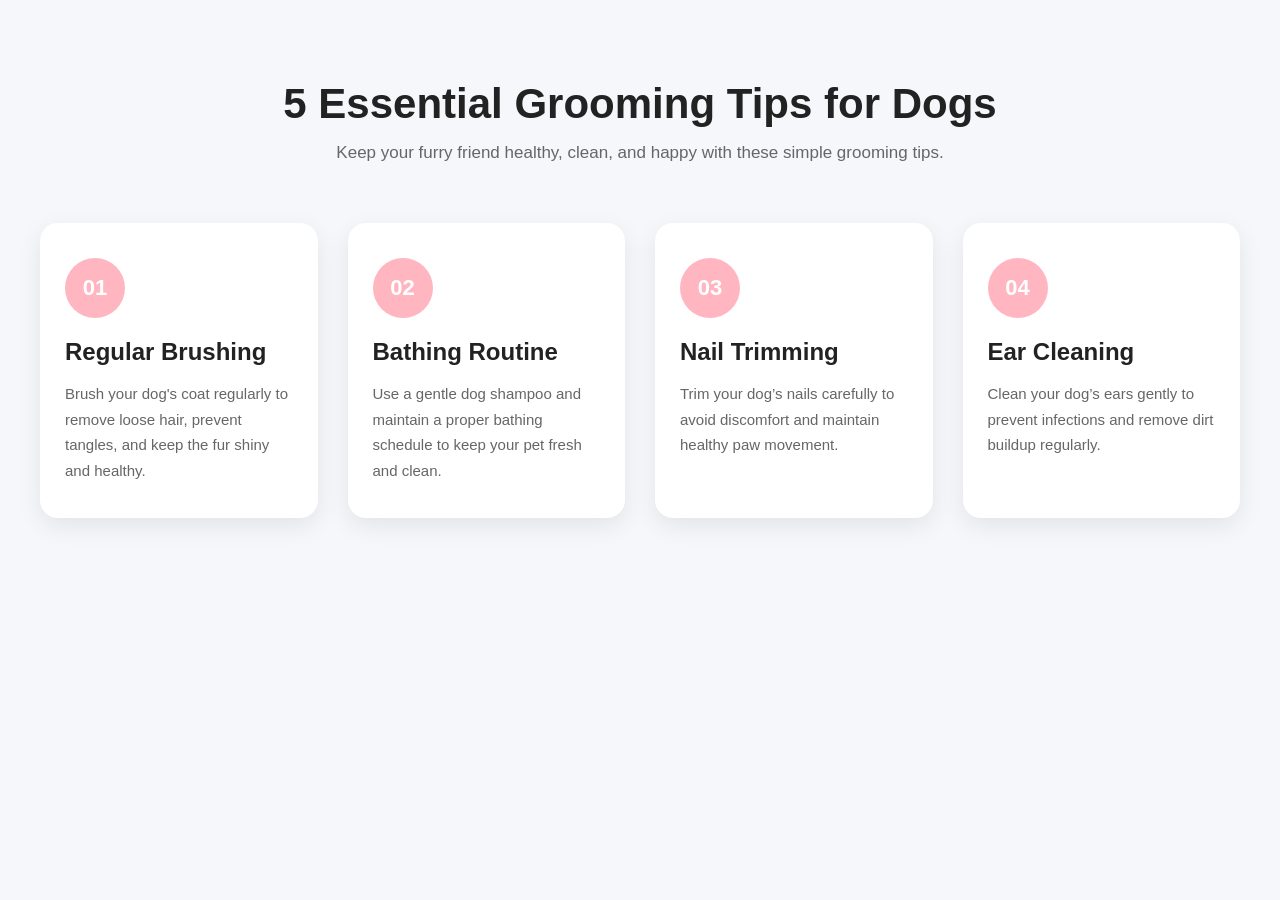
<file: blogsections.html>
<!DOCTYPE html>
<html lang="en">
<head>
    <meta charset="UTF-8" />
    <meta name="viewport" content="width=device-width, initial-scale=1.0" />
    <title>5 Essential Grooming Tips for Dogs</title>

    <link rel="stylesheet" href="blogsection.css" />
</head>
<body>

    <section class="grooming-section">

        <div class="container">

            <div class="section-title">
                <h1>5 Essential Grooming Tips for Dogs</h1>
                <p>
                    Keep your furry friend healthy, clean, and happy with these simple grooming tips.
                </p>
            </div>

            <div class="tips-grid">

                <!-- TIP 1 -->
                <div class="tip-card">
                    <div class="tip-number">01</div>
                    <h2>Regular Brushing</h2>
                    <p>
                        Brush your dog's coat regularly to remove loose hair, prevent tangles, and keep the fur shiny and healthy.
                    </p>
                </div>

                <!-- TIP 2 -->
                <div class="tip-card">
                    <div class="tip-number">02</div>
                    <h2>Bathing Routine</h2>
                    <p>
                        Use a gentle dog shampoo and maintain a proper bathing schedule to keep your pet fresh and clean.
                    </p>
                </div>

                <!-- TIP 3 -->
                <div class="tip-card">
                    <div class="tip-number">03</div>
                    <h2>Nail Trimming</h2>
                    <p>
                        Trim your dog’s nails carefully to avoid discomfort and maintain healthy paw movement.
                    </p>
                </div>

                <!-- TIP 4 -->
                <div class="tip-card">
                    <div class="tip-number">04</div>
                    <h2>Ear Cleaning</h2>
                    <p>
                        Clean your dog’s ears gently to prevent infections and remove dirt buildup regularly.
                    </p>
                </div>

                <!-- TIP 5 -->
                

            </div>

        </div>

    </section>

</body>
</html>
</file>
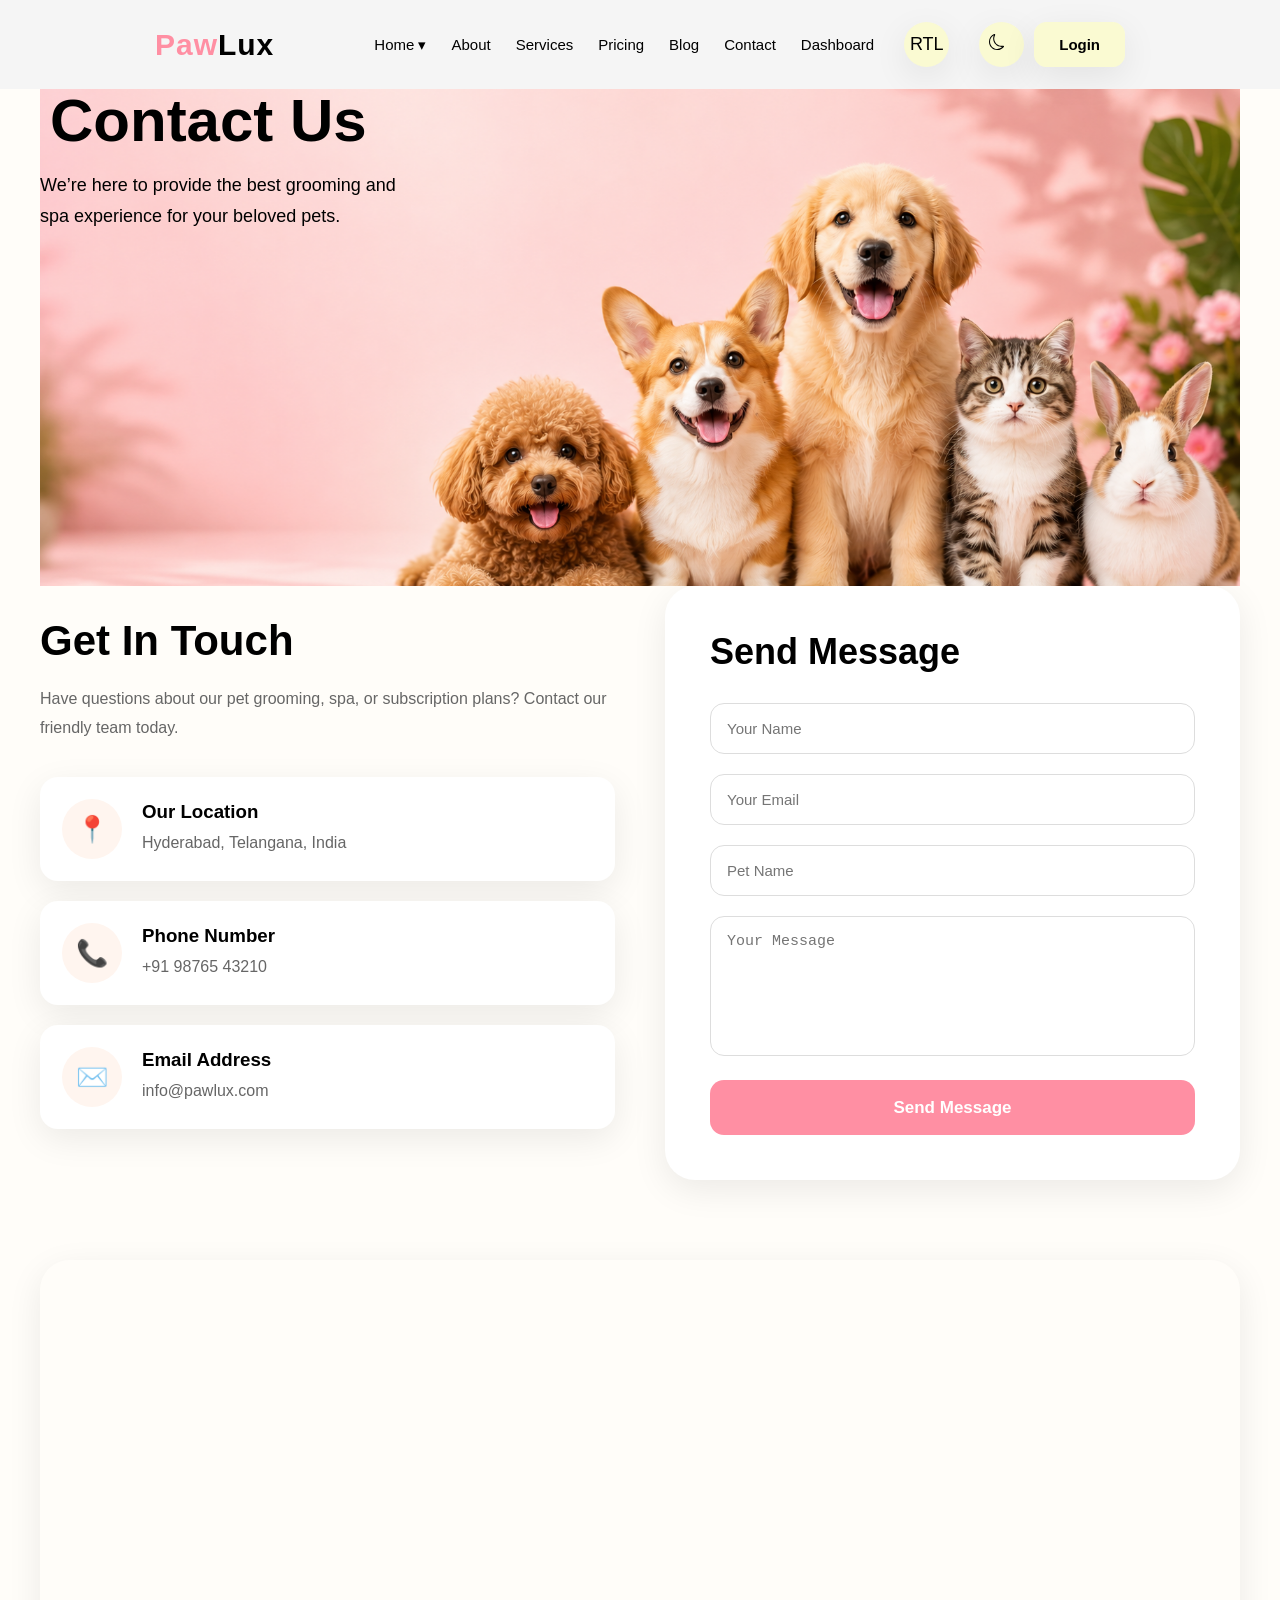
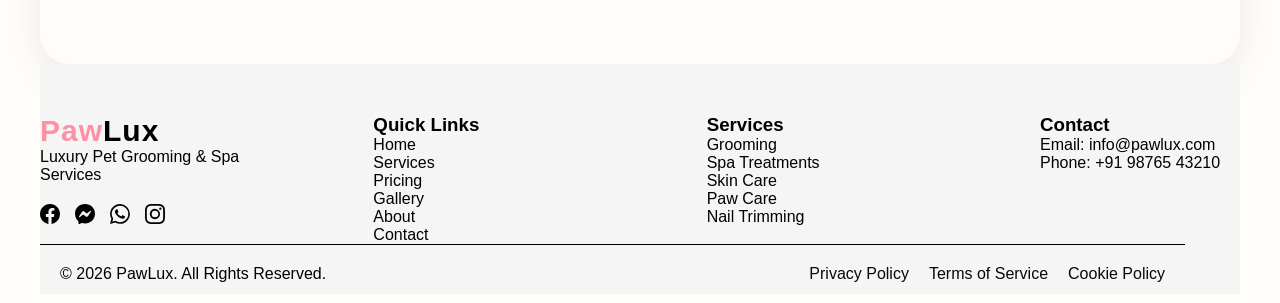
<file: contactus.html>
<!DOCTYPE html>
<html lang="en">
<head>
    <meta charset="UTF-8">
    <meta name="viewport" content="width=device-width, initial-scale=1.0">
    <title>Contact Us</title>
    <link rel="stylesheet" href="contactus.css">
</head>
<body>
<header>
    <nav class="navbar">
      <a style="text-decoration: none; margin-right: 100px" href="index.html" class="logo"><span>Paw</span>Lux</a>
 
      <ul class="nav-links">
          <li class="dropdown">
        <a href="index.html">Home ▾</a>
 
        <ul class="dropdown-menu">
          <li><a href="index.html">Home 1</a></li>
          <li><a href="home1.html">Home 2</a></li>
        </ul>
      </li>
       
        <li><a href="about.html">About</a></li>
        <li><a href="services.html">Services</a></li>
        <li><a href="pricing.html">Pricing</a></li>
   
        <li><a href="blog.html">Blog</a></li>
        <li><a href="contactus.html">Contact</a></li>
     
        <li><a href="dashboard.html">Dashboard</a></li>
 
      </ul>
     
  <button id="rtl-toggle" class="icon-btn" >
    RTL
  </button>
  <button id="theme-toggle" class="icon-btn">
 
      <div class="menu-toggle"><svg xmlns="http://www.w3.org/2000/svg" width="16" height="16" fill="currentColor" class="bi bi-moon" viewBox="0 0 16 16">
  <path d="M6 .278a.77.77 0 0 1 .08.858 7.2 7.2 0 0 0-.878 3.46c0 4.021 3.278 7.277 7.318 7.277q.792-.001 1.533-.16a.79.79 0 0 1 .81.316.73.73 0 0 1-.031.893A8.35 8.35 0 0 1 8.344 16C3.734 16 0 12.286 0 7.71 0 4.266 2.114 1.312 5.124.06A.75.75 0 0 1 6 .278M4.858 1.311A7.27 7.27 0 0 0 1.025 7.71c0 4.02 3.279 7.276 7.319 7.276a7.32 7.32 0 0 0 5.205-2.162q-.506.063-1.029.063c-4.61 0-8.343-3.714-8.343-8.29 0-1.167.242-2.278.681-3.286"/>
</svg></div>
          <div class="button-group">
    <div class="right-section">
        <button style="margin-left: 10px;" class="btn secondary-btn" onclick="document.location='login.html'">
            Login
        </button>
        
        
    </div>

</div>
    </nav>
  </header>
<div class="container">

    <section class="contact-hero">

    <div class="conatact-content">

      <h1>Contact Us</h1>

      <p>
        We’re here to provide the best grooming and <br> spa
        experience for your beloved pets.
      </p>

    </div>

  </section>

  <!-- CONTACT SECTION -->

  <section>

    <div class="container">

      <div class="contact-wrapper">

        <!-- LEFT INFO -->

        <div class="contact-info">

          <h2>Get In Touch</h2>

          <p>
            Have questions about our pet grooming, spa,
            or subscription plans? Contact our friendly
            team today.
          </p>

          <div class="info-box">

            <div class="info-icon">
              📍
            </div>

            <div class="info-text">

              <h3>Our Location</h3>

              <p>Hyderabad, Telangana, India</p>

            </div>

          </div>

          <div class="info-box">

            <div class="info-icon">
              📞
            </div>

            <div class="info-text">

              <h3>Phone Number</h3>

              <p>+91 98765 43210</p>

            </div>

          </div>

          <div class="info-box">

            <div class="info-icon">
              ✉️
            </div>

            <div class="info-text">

              <h3>Email Address</h3>

              <p>info@pawlux.com</p>

            </div>

          </div>

        </div>

        <!-- FORM -->

        <div class="contact-form">

          <h2>Send Message</h2>

          <form>

            <div class="input-box">
              <input type="text" placeholder="Your Name" required>
            </div>

            <div class="input-box">
              <input type="email" placeholder="Your Email" required>
            </div>

            <div class="input-box">
              <input type="text" placeholder="Pet Name">
            </div>

            <div class="input-box">
              <textarea placeholder="Your Message"></textarea>
            </div>

            <button type="submit" class="contact-btn">
              Send Message
            </button>

          </form>

        </div>

      </div>

      <!-- MAP -->

      <div class="map-section">

        <iframe
          src="https://www.google.com/maps/embed?pb=!1m18!1m12!1m3!1d243646.90508766234!2d78.24323215491717!3d17.412608641697446!2m3!1f0!2f0!3f0!3m2!1i1024!2i768!4f13.1!3m3!1m2!1s0x3bcb99d1c2e1f8b9%3A0x4f6f6b0d5d9f1b7a!2sHyderabad!5e0!3m2!1sen!2sin!4v1710000000000!5m2!1sen!2sin"
          allowfullscreen=""
          loading="lazy">
        </iframe>

      </div>

    </div>

  </section>
  <footer class="footer">

<div class="container">

    <div class="footer-content">

        <div class="footer-section">
     <a style="text-decoration: none;" href="index.html" class="logo"><span>Paw</span>Lux</a>
            <p>Luxury Pet Grooming & Spa Services</p>
            <div>
           

            <div class="footer-social">

                <svg xmlns="http://www.w3.org/2000/svg" width="20" height="20" fill="currentColor" class="bi bi-facebook" viewBox="0 0 16 16">
  <path d="M16 8.049c0-4.446-3.582-8.05-8-8.05C3.58 0-.002 3.603-.002 8.05c0 4.017 2.926 7.347 6.75 7.951v-5.625h-2.03V8.05H6.75V6.275c0-2.017 1.195-3.131 3.022-3.131.876 0 1.791.157 1.791.157v1.98h-1.009c-.993 0-1.303.621-1.303 1.258v1.51h2.218l-.354 2.326H9.25V16c3.824-.604 6.75-3.934 6.75-7.951"/>
</svg>

                <svg xmlns="http://www.w3.org/2000/svg" width="20" height="20" fill="currentColor" class="bi bi-messenger" viewBox="0 0 16 16">
  <path d="M0 7.76C0 3.301 3.493 0 8 0s8 3.301 8 7.76-3.493 7.76-8 7.76c-.81 0-1.586-.107-2.316-.307a.64.64 0 0 0-.427.03l-1.588.702a.64.64 0 0 1-.898-.566l-.044-1.423a.64.64 0 0 0-.215-.456C.956 12.108 0 10.092 0 7.76m5.546-1.459-2.35 3.728c-.225.358.214.761.551.506l2.525-1.916a.48.48 0 0 1 .578-.002l1.869 1.402a1.2 1.2 0 0 0 1.735-.32l2.35-3.728c.226-.358-.214-.761-.551-.506L9.728 7.381a.48.48 0 0 1-.578.002L7.281 5.98a1.2 1.2 0 0 0-1.735.32z"/>
</svg>

                <svg xmlns="http://www.w3.org/2000/svg" width="20" height="20" fill="currentColor" class="bi bi-whatsapp" viewBox="0 0 16 16">
  <path d="M13.601 2.326A7.85 7.85 0 0 0 7.994 0C3.627 0 .068 3.558.064 7.926c0 1.399.366 2.76 1.057 3.965L0 16l4.204-1.102a7.9 7.9 0 0 0 3.79.965h.004c4.368 0 7.926-3.558 7.93-7.93A7.9 7.9 0 0 0 13.6 2.326zM7.994 14.521a6.6 6.6 0 0 1-3.356-.92l-.24-.144-2.494.654.666-2.433-.156-.251a6.56 6.56 0 0 1-1.007-3.505c0-3.626 2.957-6.584 6.591-6.584a6.56 6.56 0 0 1 4.66 1.931 6.56 6.56 0 0 1 1.928 4.66c-.004 3.639-2.961 6.592-6.592 6.592m3.615-4.934c-.197-.099-1.17-.578-1.353-.646-.182-.065-.315-.099-.445.099-.133.197-.513.646-.627.775-.114.133-.232.148-.43.05-.197-.1-.836-.308-1.592-.985-.59-.525-.985-1.175-1.103-1.372-.114-.198-.011-.304.088-.403.087-.088.197-.232.296-.346.1-.114.133-.198.198-.33.065-.134.034-.248-.015-.347-.05-.099-.445-1.076-.612-1.47-.16-.389-.323-.335-.445-.34-.114-.007-.247-.007-.38-.007a.73.73 0 0 0-.529.247c-.182.198-.691.677-.691 1.654s.71 1.916.81 2.049c.098.133 1.394 2.132 3.383 2.992.47.205.84.326 1.129.418.475.152.904.129 1.246.08.38-.058 1.171-.48 1.338-.943.164-.464.164-.86.114-.943-.049-.084-.182-.133-.38-.232"/>
</svg>

                <svg xmlns="http://www.w3.org/2000/svg" width="20" height="20" fill="currentColor" class="bi bi-instagram" viewBox="0 0 16 16">
  <path d="M8 0C5.829 0 5.556.01 4.703.048 3.85.088 3.269.222 2.76.42a3.9 3.9 0 0 0-1.417.923A3.9 3.9 0 0 0 .42 2.76C.222 3.268.087 3.85.048 4.7.01 5.555 0 5.827 0 8.001c0 2.172.01 2.444.048 3.297.04.852.174 1.433.372 1.942.205.526.478.972.923 1.417.444.445.89.719 1.416.923.51.198 1.09.333 1.942.372C5.555 15.99 5.827 16 8 16s2.444-.01 3.298-.048c.851-.04 1.434-.174 1.943-.372a3.9 3.9 0 0 0 1.416-.923c.445-.445.718-.891.923-1.417.197-.509.332-1.09.372-1.942C15.99 10.445 16 10.173 16 8s-.01-2.445-.048-3.299c-.04-.851-.175-1.433-.372-1.941a3.9 3.9 0 0 0-.923-1.417A3.9 3.9 0 0 0 13.24.42c-.51-.198-1.092-.333-1.943-.372C10.443.01 10.172 0 7.998 0zm-.717 1.442h.718c2.136 0 2.389.007 3.232.046.78.035 1.204.166 1.486.275.373.145.64.319.92.599s.453.546.598.92c.11.281.24.705.275 1.485.039.843.047 1.096.047 3.231s-.008 2.389-.047 3.232c-.035.78-.166 1.203-.275 1.485a2.5 2.5 0 0 1-.599.919c-.28.28-.546.453-.92.598-.28.11-.704.24-1.485.276-.843.038-1.096.047-3.232.047s-2.39-.009-3.233-.047c-.78-.036-1.203-.166-1.485-.276a2.5 2.5 0 0 1-.92-.598 2.5 2.5 0 0 1-.6-.92c-.109-.281-.24-.705-.275-1.485-.038-.843-.046-1.096-.046-3.233s.008-2.388.046-3.231c.036-.78.166-1.204.276-1.486.145-.373.319-.64.599-.92s.546-.453.92-.598c.282-.11.705-.24 1.485-.276.738-.034 1.024-.044 2.515-.045zm4.988 1.328a.96.96 0 1 0 0 1.92.96.96 0 0 0 0-1.92m-4.27 1.122a4.109 4.109 0 1 0 0 8.217 4.109 4.109 0 0 0 0-8.217m0 1.441a2.667 2.667 0 1 1 0 5.334 2.667 2.667 0 0 1 0-5.334"/>
</svg>

            </div>
        </div>

        </div>
                <div class="footer-section">
            <h3>Quick Links</h3>
            <ul>
                <li><a href="#">Home</a></li>
                <li><a href="#">Services</a></li>
                <li><a href="#">Pricing</a></li>
                <li><a href="#">Gallery</a></li>
                <li><a href="#">About</a></li>
                <li><a href="#">Contact</a></li>
            </ul>
        </div>
        <div class="footer-section">
           <h3>Services</h3> 
            <ul>
                <li><a href="#">Grooming</a></li>
                <li><a href="#">Spa Treatments</a></li>
                <li><a href="#">Skin Care</a></li>
                <li><a href="#">Paw Care</a></li>
                <li><a href="#">Nail Trimming</a></li>
        </div>

        <div class="footer-section">
            <h3>Contact</h3>
            <p>Email: info@pawlux.com</p>
            <p>Phone: +91 98765 43210</p>
        </div>

        

    </div>

</div>
<div class="footer-bottom">
       © 2026  PawLux. All Rights Reserved.
   
    <div class="footer-legal">
 
    <li><a href="">Privacy Policy</a></li>
      <li><a href="">Terms of Service</a></li>
      <li><a href="">Cookie Policy</a></li>
    </div>
    </div>

</footer>
<script>
 

 
  const themeToggle = document.getElementById("theme-toggle");
 
  themeToggle.addEventListener("click", () => {
 
    document.body.classList.toggle("dark-mode");
 
    if(document.body.classList.contains("dark-mode")){
      themeToggle.innerHTML = "☀️";
    }
    else{
      themeToggle.innerHTML = "🌙";
    }
 
  });
 
  const rtlToggle = document.getElementById("rtl-toggle");
 
  rtlToggle.addEventListener("click", () => {
 
    if(document.body.getAttribute("dir") === "rtl"){
 
      document.body.setAttribute("dir", "ltr");
 
    }
    else{
 
      document.body.setAttribute("dir", "rtl");
 
    }
 
  });
 
</script>


  
    
</body>
</html>
</file>
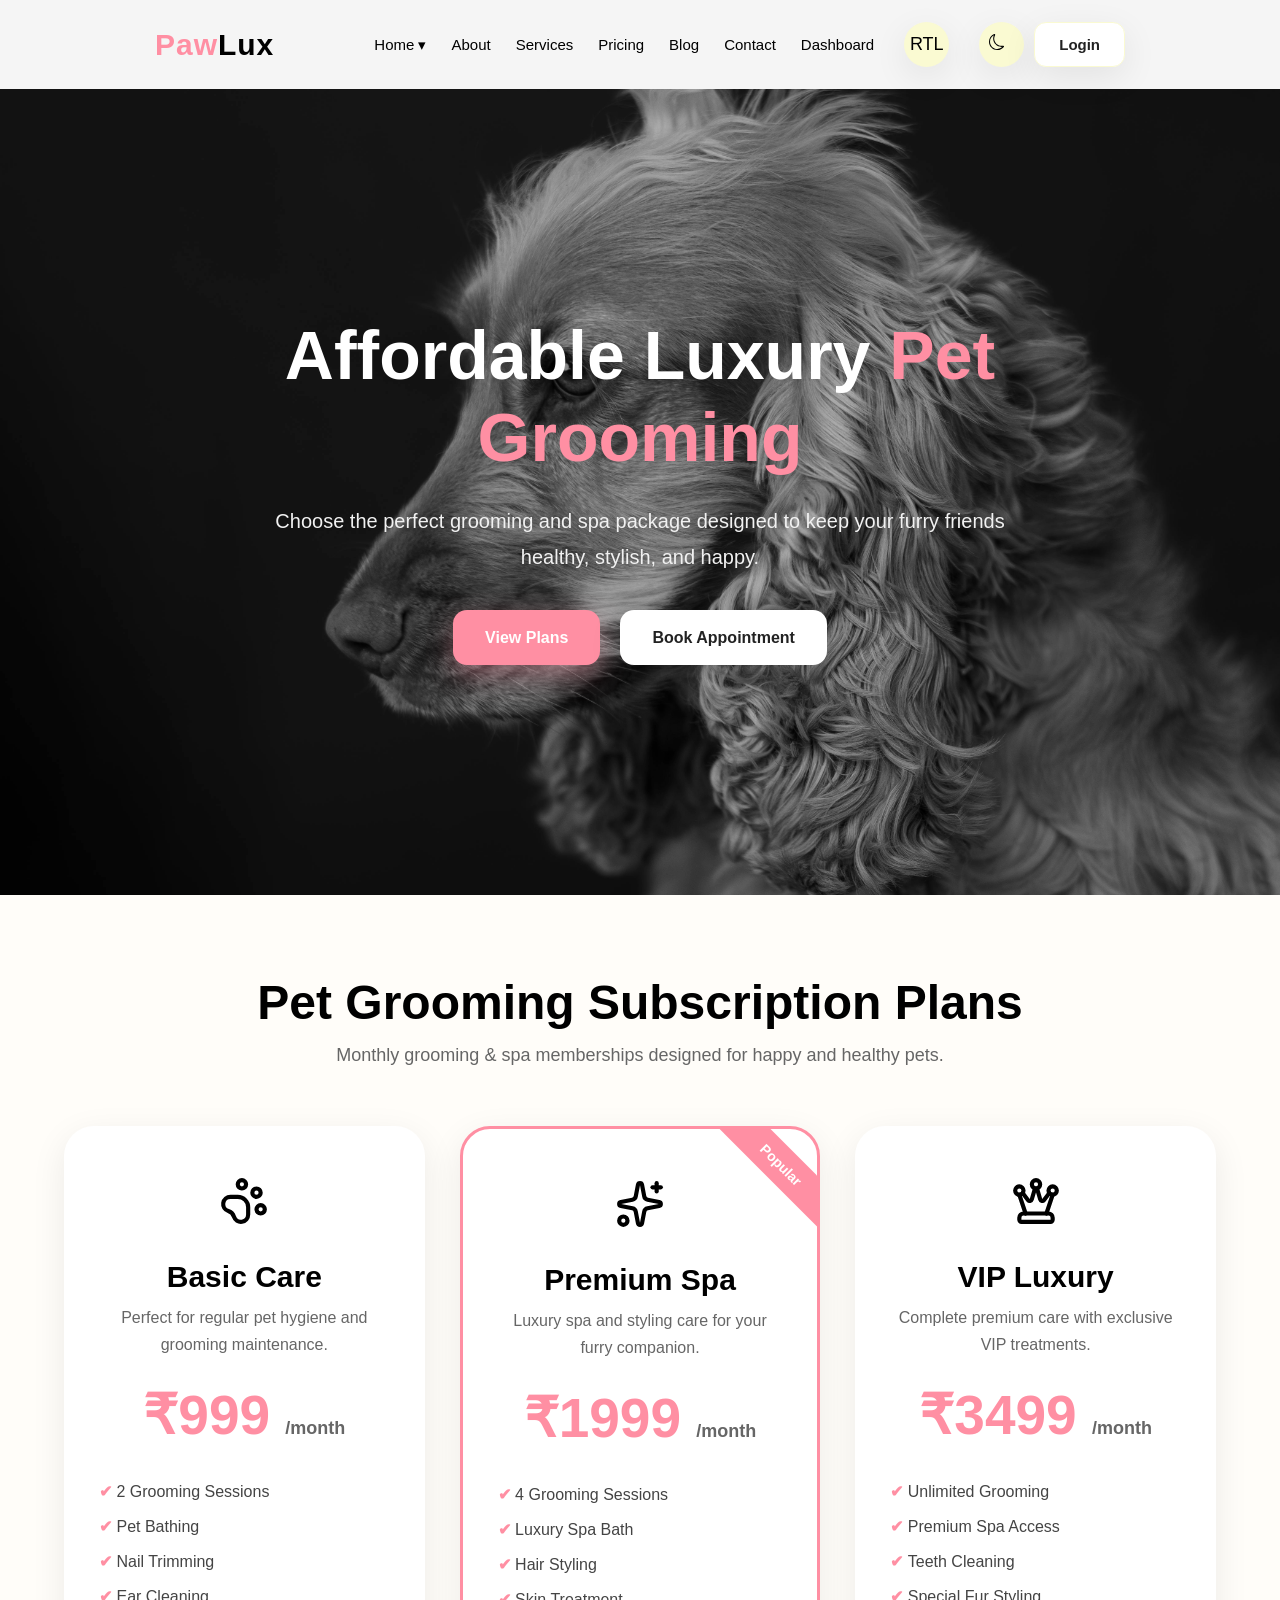
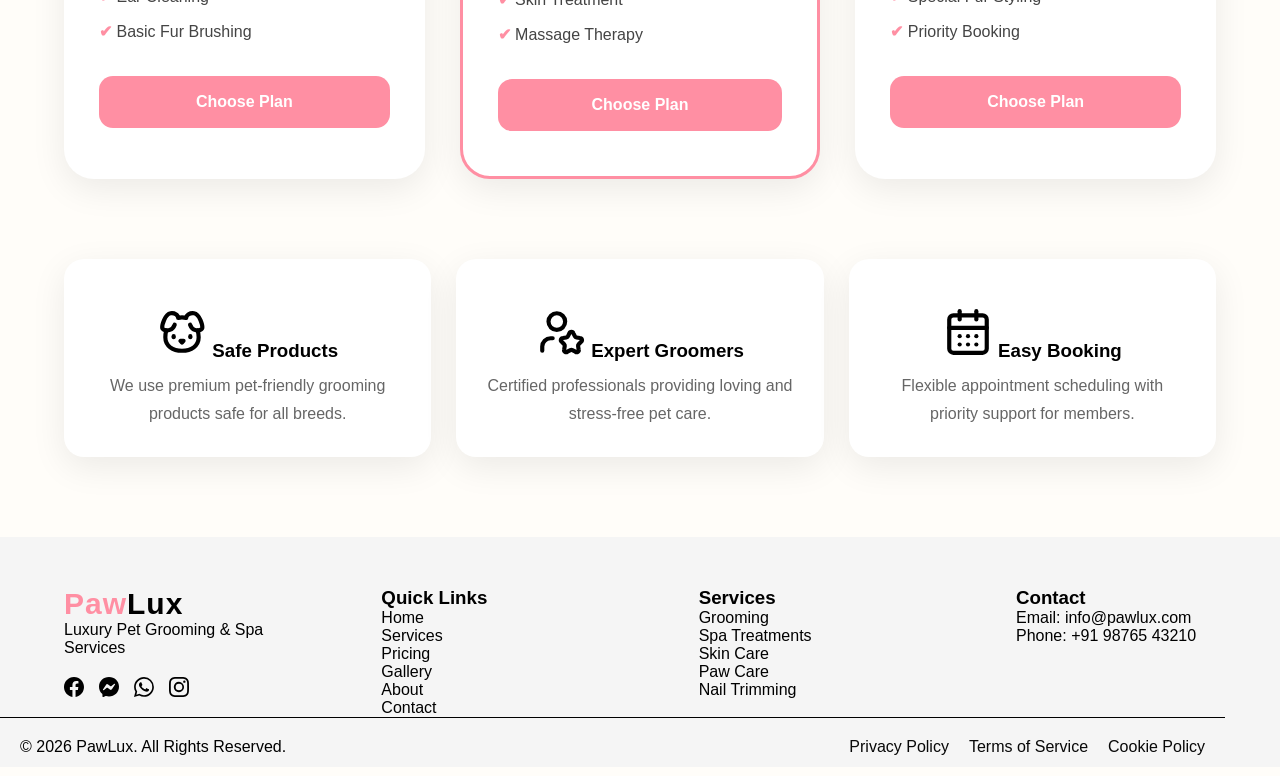
<file: pricing.html>
<!DOCTYPE html>
<html lang="en">
<head>
    <meta charset="UTF-8">
    <meta name="viewport" content="width=device-width, initial-scale=1.0">
    <title>pricing</title>
    <link rel="stylesheet" href="pricing.css">
</head>
<body>
  <header>
    <nav class="navbar">
      <a style="text-decoration: none; margin-right: 100px" href="index.html" class="logo"><span>Paw</span>Lux</a>
 
      <ul class="nav-links">
          <li class="dropdown">
        <a href="index.html">Home ▾</a>
 
        <ul class="dropdown-menu">
          <li><a href="index.html">Home 1</a></li>
          <li><a href="home1.html">Home 2</a></li>
        </ul>
      </li>
       
        <li><a href="about.html">About</a></li>
        <li><a href="services.html">Services</a></li>
        <li><a href="pricing.html">Pricing</a></li>
   
        <li><a href="blog.html">Blog</a></li>
        <li><a href="contactus.html">Contact</a></li>
     
        <li><a href="dashboard.html">Dashboard</a></li>
 
      </ul>
     
  <button id="rtl-toggle" class="icon-btn" >
    RTL
  </button>
  <button id="theme-toggle" class="icon-btn">
 
      <div class="menu-toggle"><svg xmlns="http://www.w3.org/2000/svg" width="16" height="16" fill="currentColor" class="bi bi-moon" viewBox="0 0 16 16">
  <path d="M6 .278a.77.77 0 0 1 .08.858 7.2 7.2 0 0 0-.878 3.46c0 4.021 3.278 7.277 7.318 7.277q.792-.001 1.533-.16a.79.79 0 0 1 .81.316.73.73 0 0 1-.031.893A8.35 8.35 0 0 1 8.344 16C3.734 16 0 12.286 0 7.71 0 4.266 2.114 1.312 5.124.06A.75.75 0 0 1 6 .278M4.858 1.311A7.27 7.27 0 0 0 1.025 7.71c0 4.02 3.279 7.276 7.319 7.276a7.32 7.32 0 0 0 5.205-2.162q-.506.063-1.029.063c-4.61 0-8.343-3.714-8.343-8.29 0-1.167.242-2.278.681-3.286"/>
</svg></div>
          <div class="button-group">
    <div class="right-section">
        <button style="margin-left: 10px;" class="btn secondary-btn" onclick="document.location='login.html'">
            Login
        </button>
        
        
    </div>

</div>
    </nav>
  </header>
    <!-- HERO SECTION -->

<section class="pricing-hero">

  <div class="hero-overlay"></div>

  <div class="hero-content">

    <h1>
      Affordable Luxury <span>Pet Grooming</span>
    </h1>

    <p>
      Choose the perfect grooming and spa package
      designed to keep your furry friends healthy,
      stylish, and happy.
    </p>

    <div class="hero-buttons">

      <button class="hero-btn primary-btn">
        View Plans
      </button>

      <button class="hero-btn secondary-btn">
        Book Appointment
      </button>

    </div>

  </div>

</section>
     <section>

    <div class="container">

      <!-- TITLE -->

      <div class="section-title">

        <h1>Pet Grooming Subscription Plans</h1>

        <p>
          Monthly grooming & spa memberships designed
          for happy and healthy pets.
        </p>

      </div>

      <!-- PLANS -->

      <div class="plans-grid">

        <!-- BASIC PLAN -->

        <div class="plan-card">

          <div class="plan-icon"><?xml version="1.0" encoding="utf-8"?><svg xmlns="http://www.w3.org/2000/svg" width="50" height="50" viewBox="0 0 24 24" fill="none" stroke="currentColor" stroke-width="2" stroke-linecap="round" stroke-linejoin="round" class="lucide lucide-paw-print-icon lucide-paw-print"><circle cx="11" cy="4" r="2"/><circle cx="18" cy="8" r="2"/><circle cx="20" cy="16" r="2"/><path d="M9 10a5 5 0 0 1 5 5v3.5a3.5 3.5 0 0 1-6.84 1.045Q6.52 17.48 4.46 16.84A3.5 3.5 0 0 1 5.5 10Z"/></svg></div>

          <h2>Basic Care</h2>

          <p class="plan-desc">
            Perfect for regular pet hygiene and grooming maintenance.
          </p>

          <div class="price">
            ₹999 <span>/month</span>
          </div>

          <ul class="features">
            <li>2 Grooming Sessions</li>
            <li>Pet Bathing</li>
            <li>Nail Trimming</li>
            <li>Ear Cleaning</li>
            <li>Basic Fur Brushing</li>
          </ul>

          <button class="plan-btn">
            Choose Plan
          </button>

        </div>

        <!-- PREMIUM PLAN -->

        <div class="plan-card popular">

          <div class="popular-tag">
            Popular
          </div>

          <div class="plan-icon"><?xml version="1.0" encoding="utf-8"?><svg xmlns="http://www.w3.org/2000/svg" width="50" height="50" viewBox="0 0 24 24" fill="none" stroke="currentColor" stroke-width="2" stroke-linecap="round" stroke-linejoin="round" class="lucide lucide-sparkles-icon lucide-sparkles"><path d="M11.017 2.814a1 1 0 0 1 1.966 0l1.051 5.558a2 2 0 0 0 1.594 1.594l5.558 1.051a1 1 0 0 1 0 1.966l-5.558 1.051a2 2 0 0 0-1.594 1.594l-1.051 5.558a1 1 0 0 1-1.966 0l-1.051-5.558a2 2 0 0 0-1.594-1.594l-5.558-1.051a1 1 0 0 1 0-1.966l5.558-1.051a2 2 0 0 0 1.594-1.594z"/><path d="M20 2v4"/><path d="M22 4h-4"/><circle cx="4" cy="20" r="2"/></svg></div>

          <h2>Premium Spa</h2>

          <p class="plan-desc">
            Luxury spa and styling care for your furry companion.
          </p>

          <div class="price">
            ₹1999 <span>/month</span>
          </div>

          <ul class="features">
            <li>4 Grooming Sessions</li>
            <li>Luxury Spa Bath</li>
            <li>Hair Styling</li>
            <li>Skin Treatment</li>
            <li>Massage Therapy</li>
          </ul>

          <button class="plan-btn">
            Choose Plan
          </button>

        </div>

        <!-- VIP PLAN -->

        <div class="plan-card">

          <div class="plan-icon"><?xml version="1.0" encoding="utf-8"?><svg xmlns="http://www.w3.org/2000/svg" width="50" height="50" viewBox="0 0 24 24" fill="none" stroke="currentColor" stroke-width="2" stroke-linecap="round" stroke-linejoin="round" class="lucide lucide-chess-queen-icon lucide-chess-queen"><path d="M4 20a2 2 0 0 1 2-2h12a2 2 0 0 1 2 2v1a1 1 0 0 1-1 1H5a1 1 0 0 1-1-1z"/><path d="m12.474 5.943 1.567 5.34a1 1 0 0 0 1.75.328l2.616-3.402"/><path d="m20 9-3 9"/><path d="m5.594 8.209 2.615 3.403a1 1 0 0 0 1.75-.329l1.567-5.34"/><path d="M7 18 4 9"/><circle cx="12" cy="4" r="2"/><circle cx="20" cy="7" r="2"/><circle cx="4" cy="7" r="2"/></svg></div>

          <h2>VIP Luxury</h2>

          <p class="plan-desc">
            Complete premium care with exclusive VIP treatments.
          </p>

          <div class="price">
            ₹3499 <span>/month</span>
          </div>

          <ul class="features">
            <li>Unlimited Grooming</li>
            <li>Premium Spa Access</li>
            <li>Teeth Cleaning</li>
            <li>Special Fur Styling</li>
            <li>Priority Booking</li>
          </ul>

          <button class="plan-btn">
            Choose Plan
          </button>

        </div>

      </div>

      <!-- BENEFITS -->

      <div class="benefits">

        <div class="benefit-box">

          <h3><svg xmlns="http://www.w3.org/2000/svg" width="50" height="50" viewBox="0 0 24 24" fill="none" stroke="currentColor" stroke-width="2" stroke-linecap="round" stroke-linejoin="round" class="lucide lucide-dog-icon lucide-dog"><path d="M11.25 16.25h1.5L12 17z"/><path d="M16 14v.5"/><path d="M4.42 11.247A13.152 13.152 0 0 0 4 14.556C4 18.728 7.582 21 12 21s8-2.272 8-6.444a11.702 11.702 0 0 0-.493-3.309"/><path d="M8 14v.5"/><path d="M8.5 8.5c-.384 1.05-1.083 2.028-2.344 2.5-1.931.722-3.576-.297-3.656-1-.113-.994 1.177-6.53 4-7 1.923-.321 3.651.845 3.651 2.235A7.497 7.497 0 0 1 14 5.277c0-1.39 1.844-2.598 3.767-2.277 2.823.47 4.113 6.006 4 7-.08.703-1.725 1.722-3.656 1-1.261-.472-1.855-1.45-2.239-2.5"/></svg> Safe Products</h3>

          <p>
            We use premium pet-friendly grooming products
            safe for all breeds.
          </p>

        </div>

        <div class="benefit-box">

          <h3><svg xmlns="http://www.w3.org/2000/svg" width="50" height="50" viewBox="0 0 24 24" fill="none" stroke="currentColor" stroke-width="2" stroke-linecap="round" stroke-linejoin="round" class="lucide lucide-user-star-icon lucide-user-star"><path d="M16.051 12.616a1 1 0 0 1 1.909.024l.737 1.452a1 1 0 0 0 .737.535l1.634.256a1 1 0 0 1 .588 1.806l-1.172 1.168a1 1 0 0 0-.282.866l.259 1.613a1 1 0 0 1-1.541 1.134l-1.465-.75a1 1 0 0 0-.912 0l-1.465.75a1 1 0 0 1-1.539-1.133l.258-1.613a1 1 0 0 0-.282-.866l-1.156-1.153a1 1 0 0 1 .572-1.822l1.633-.256a1 1 0 0 0 .737-.535z"/><path d="M8 15H7a4 4 0 0 0-4 4v2"/><circle cx="10" cy="7" r="4"/></svg> Expert Groomers</h3>

          <p>
            Certified professionals providing loving and
            stress-free pet care.
          </p>

        </div>

        <div class="benefit-box">

          <h3><svg xmlns="http://www.w3.org/2000/svg" width="50" height="50" viewBox="0 0 24 24" fill="none" stroke="currentColor" stroke-width="2" stroke-linecap="round" stroke-linejoin="round" class="lucide lucide-calendar-days-icon lucide-calendar-days"><path d="M8 2v4"/><path d="M16 2v4"/><rect width="18" height="18" x="3" y="4" rx="2"/><path d="M3 10h18"/><path d="M8 14h.01"/><path d="M12 14h.01"/><path d="M16 14h.01"/><path d="M8 18h.01"/><path d="M12 18h.01"/><path d="M16 18h.01"/></svg> Easy Booking</h3>

          <p>
            Flexible appointment scheduling with
            priority support for members.
          </p>

        </div>

      </div>

    </div>

  </section>
  
 <footer class="footer">

<div class="container">

    <div class="footer-content">

        <div class="footer-section">
     <a style="text-decoration: none;" href="index.html" class="logo"><span>Paw</span>Lux</a>
            <p>Luxury Pet Grooming & Spa Services</p>
            <div>
           

            <div class="footer-social">

                <svg xmlns="http://www.w3.org/2000/svg" width="20" height="20" fill="currentColor" class="bi bi-facebook" viewBox="0 0 16 16">
  <path d="M16 8.049c0-4.446-3.582-8.05-8-8.05C3.58 0-.002 3.603-.002 8.05c0 4.017 2.926 7.347 6.75 7.951v-5.625h-2.03V8.05H6.75V6.275c0-2.017 1.195-3.131 3.022-3.131.876 0 1.791.157 1.791.157v1.98h-1.009c-.993 0-1.303.621-1.303 1.258v1.51h2.218l-.354 2.326H9.25V16c3.824-.604 6.75-3.934 6.75-7.951"/>
</svg>

                <svg xmlns="http://www.w3.org/2000/svg" width="20" height="20" fill="currentColor" class="bi bi-messenger" viewBox="0 0 16 16">
  <path d="M0 7.76C0 3.301 3.493 0 8 0s8 3.301 8 7.76-3.493 7.76-8 7.76c-.81 0-1.586-.107-2.316-.307a.64.64 0 0 0-.427.03l-1.588.702a.64.64 0 0 1-.898-.566l-.044-1.423a.64.64 0 0 0-.215-.456C.956 12.108 0 10.092 0 7.76m5.546-1.459-2.35 3.728c-.225.358.214.761.551.506l2.525-1.916a.48.48 0 0 1 .578-.002l1.869 1.402a1.2 1.2 0 0 0 1.735-.32l2.35-3.728c.226-.358-.214-.761-.551-.506L9.728 7.381a.48.48 0 0 1-.578.002L7.281 5.98a1.2 1.2 0 0 0-1.735.32z"/>
</svg>

                <svg xmlns="http://www.w3.org/2000/svg" width="20" height="20" fill="currentColor" class="bi bi-whatsapp" viewBox="0 0 16 16">
  <path d="M13.601 2.326A7.85 7.85 0 0 0 7.994 0C3.627 0 .068 3.558.064 7.926c0 1.399.366 2.76 1.057 3.965L0 16l4.204-1.102a7.9 7.9 0 0 0 3.79.965h.004c4.368 0 7.926-3.558 7.93-7.93A7.9 7.9 0 0 0 13.6 2.326zM7.994 14.521a6.6 6.6 0 0 1-3.356-.92l-.24-.144-2.494.654.666-2.433-.156-.251a6.56 6.56 0 0 1-1.007-3.505c0-3.626 2.957-6.584 6.591-6.584a6.56 6.56 0 0 1 4.66 1.931 6.56 6.56 0 0 1 1.928 4.66c-.004 3.639-2.961 6.592-6.592 6.592m3.615-4.934c-.197-.099-1.17-.578-1.353-.646-.182-.065-.315-.099-.445.099-.133.197-.513.646-.627.775-.114.133-.232.148-.43.05-.197-.1-.836-.308-1.592-.985-.59-.525-.985-1.175-1.103-1.372-.114-.198-.011-.304.088-.403.087-.088.197-.232.296-.346.1-.114.133-.198.198-.33.065-.134.034-.248-.015-.347-.05-.099-.445-1.076-.612-1.47-.16-.389-.323-.335-.445-.34-.114-.007-.247-.007-.38-.007a.73.73 0 0 0-.529.247c-.182.198-.691.677-.691 1.654s.71 1.916.81 2.049c.098.133 1.394 2.132 3.383 2.992.47.205.84.326 1.129.418.475.152.904.129 1.246.08.38-.058 1.171-.48 1.338-.943.164-.464.164-.86.114-.943-.049-.084-.182-.133-.38-.232"/>
</svg>

                <svg xmlns="http://www.w3.org/2000/svg" width="20" height="20" fill="currentColor" class="bi bi-instagram" viewBox="0 0 16 16">
  <path d="M8 0C5.829 0 5.556.01 4.703.048 3.85.088 3.269.222 2.76.42a3.9 3.9 0 0 0-1.417.923A3.9 3.9 0 0 0 .42 2.76C.222 3.268.087 3.85.048 4.7.01 5.555 0 5.827 0 8.001c0 2.172.01 2.444.048 3.297.04.852.174 1.433.372 1.942.205.526.478.972.923 1.417.444.445.89.719 1.416.923.51.198 1.09.333 1.942.372C5.555 15.99 5.827 16 8 16s2.444-.01 3.298-.048c.851-.04 1.434-.174 1.943-.372a3.9 3.9 0 0 0 1.416-.923c.445-.445.718-.891.923-1.417.197-.509.332-1.09.372-1.942C15.99 10.445 16 10.173 16 8s-.01-2.445-.048-3.299c-.04-.851-.175-1.433-.372-1.941a3.9 3.9 0 0 0-.923-1.417A3.9 3.9 0 0 0 13.24.42c-.51-.198-1.092-.333-1.943-.372C10.443.01 10.172 0 7.998 0zm-.717 1.442h.718c2.136 0 2.389.007 3.232.046.78.035 1.204.166 1.486.275.373.145.64.319.92.599s.453.546.598.92c.11.281.24.705.275 1.485.039.843.047 1.096.047 3.231s-.008 2.389-.047 3.232c-.035.78-.166 1.203-.275 1.485a2.5 2.5 0 0 1-.599.919c-.28.28-.546.453-.92.598-.28.11-.704.24-1.485.276-.843.038-1.096.047-3.232.047s-2.39-.009-3.233-.047c-.78-.036-1.203-.166-1.485-.276a2.5 2.5 0 0 1-.92-.598 2.5 2.5 0 0 1-.6-.92c-.109-.281-.24-.705-.275-1.485-.038-.843-.046-1.096-.046-3.233s.008-2.388.046-3.231c.036-.78.166-1.204.276-1.486.145-.373.319-.64.599-.92s.546-.453.92-.598c.282-.11.705-.24 1.485-.276.738-.034 1.024-.044 2.515-.045zm4.988 1.328a.96.96 0 1 0 0 1.92.96.96 0 0 0 0-1.92m-4.27 1.122a4.109 4.109 0 1 0 0 8.217 4.109 4.109 0 0 0 0-8.217m0 1.441a2.667 2.667 0 1 1 0 5.334 2.667 2.667 0 0 1 0-5.334"/>
</svg>

            </div>
        </div>

        </div>
                <div class="footer-section">
            <h3>Quick Links</h3>
            <ul>
                <li><a href="#">Home</a></li>
                <li><a href="#">Services</a></li>
                <li><a href="#">Pricing</a></li>
                <li><a href="#">Gallery</a></li>
                <li><a href="#">About</a></li>
                <li><a href="#">Contact</a></li>
            </ul>
        </div>
        <div class="footer-section">
           <h3>Services</h3> 
            <ul>
                <li><a href="#">Grooming</a></li>
                <li><a href="#">Spa Treatments</a></li>
                <li><a href="#">Skin Care</a></li>
                <li><a href="#">Paw Care</a></li>
                <li><a href="#">Nail Trimming</a></li>
        </div>

        <div class="footer-section">
            <h3>Contact</h3>
            <p>Email: info@pawlux.com</p>
            <p>Phone: +91 98765 43210</p>
        </div>

        

    </div>

</div>
<div class="footer-bottom">
       © 2026  PawLux. All Rights Reserved.
   
    <div class="footer-legal">
 
    <li><a href="">Privacy Policy</a></li>
      <li><a href="">Terms of Service</a></li>
      <li><a href="">Cookie Policy</a></li>
    </div>
    </div>

</footer>
<script>
 

 
  const themeToggle = document.getElementById("theme-toggle");
 
  themeToggle.addEventListener("click", () => {
 
    document.body.classList.toggle("dark-mode");
 
    if(document.body.classList.contains("dark-mode")){
      themeToggle.innerHTML = "☀️";
    }
    else{
      themeToggle.innerHTML = "🌙";
    }
 
  });
 
  const rtlToggle = document.getElementById("rtl-toggle");
 
  rtlToggle.addEventListener("click", () => {
 
    if(document.body.getAttribute("dir") === "rtl"){
 
      document.body.setAttribute("dir", "ltr");
 
    }
    else{
 
      document.body.setAttribute("dir", "rtl");
 
    }
 
  });
 
</script>


</body>
</html>
</file>
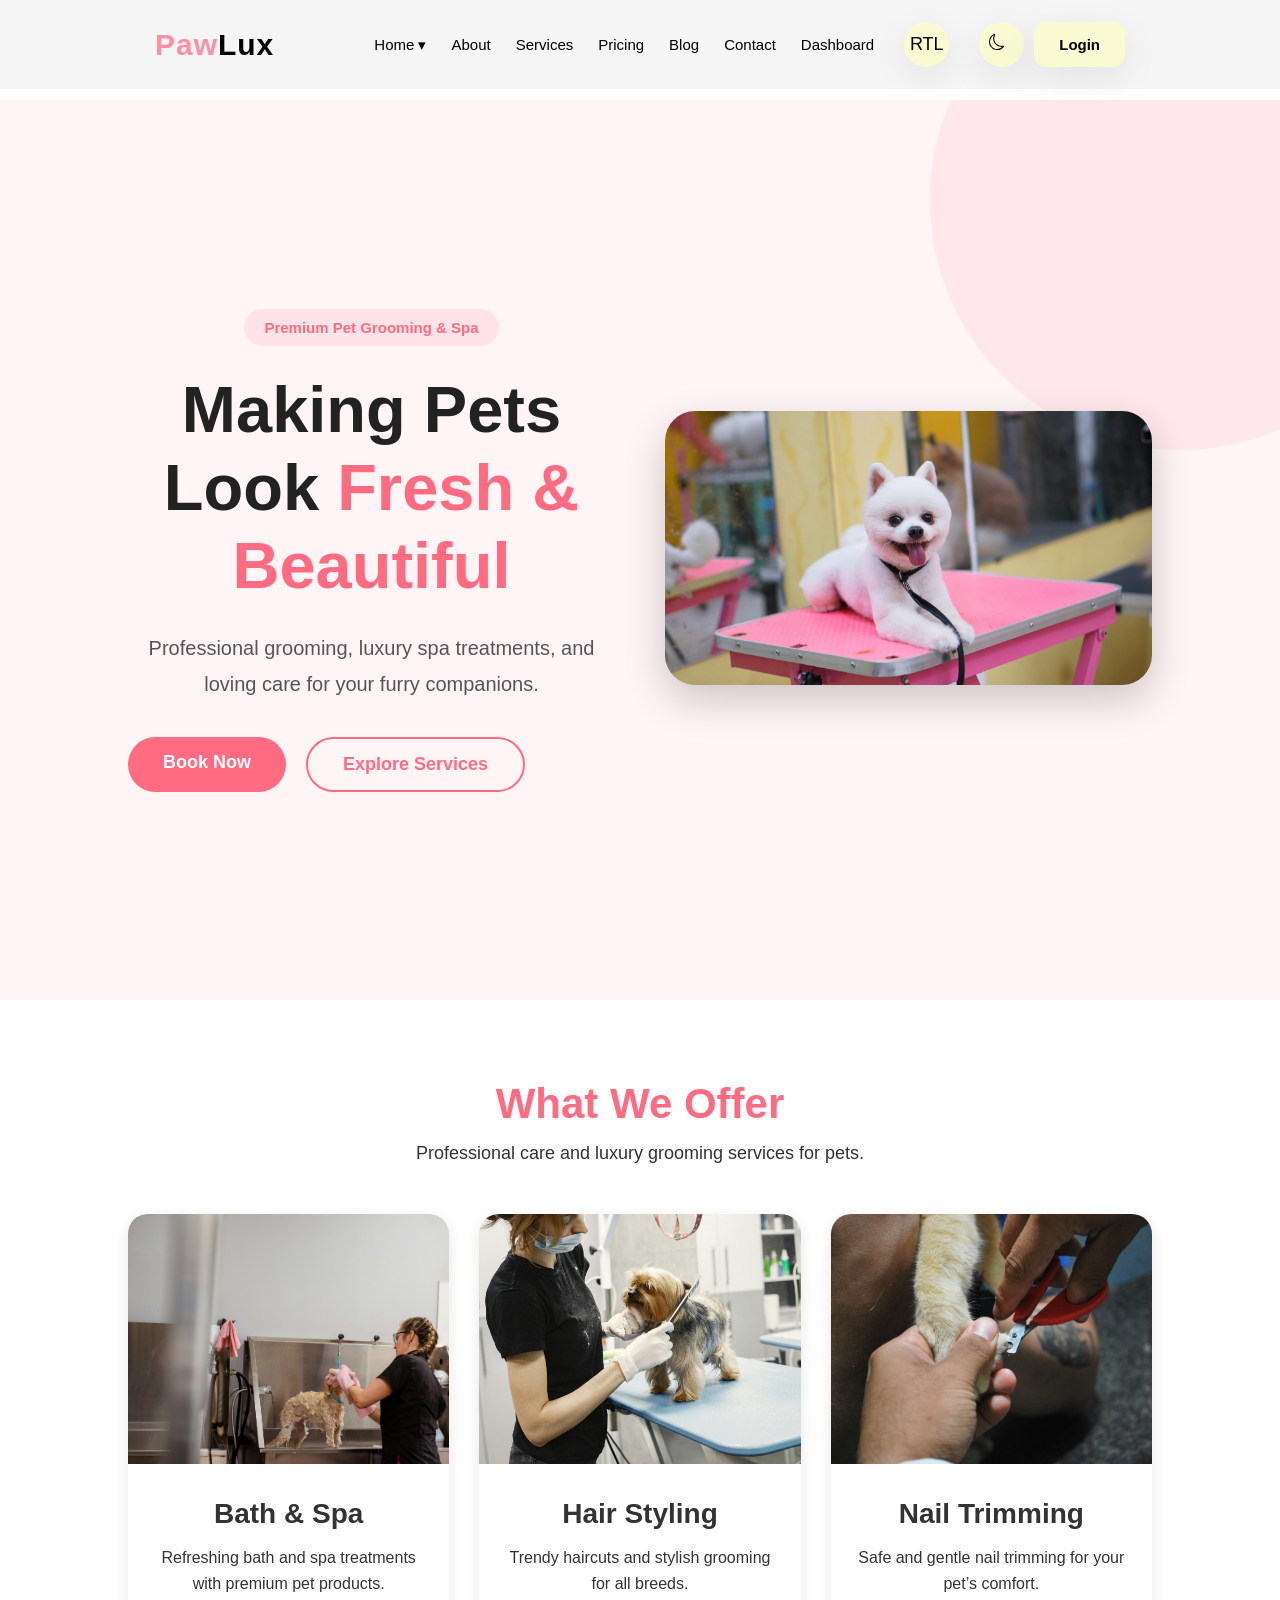
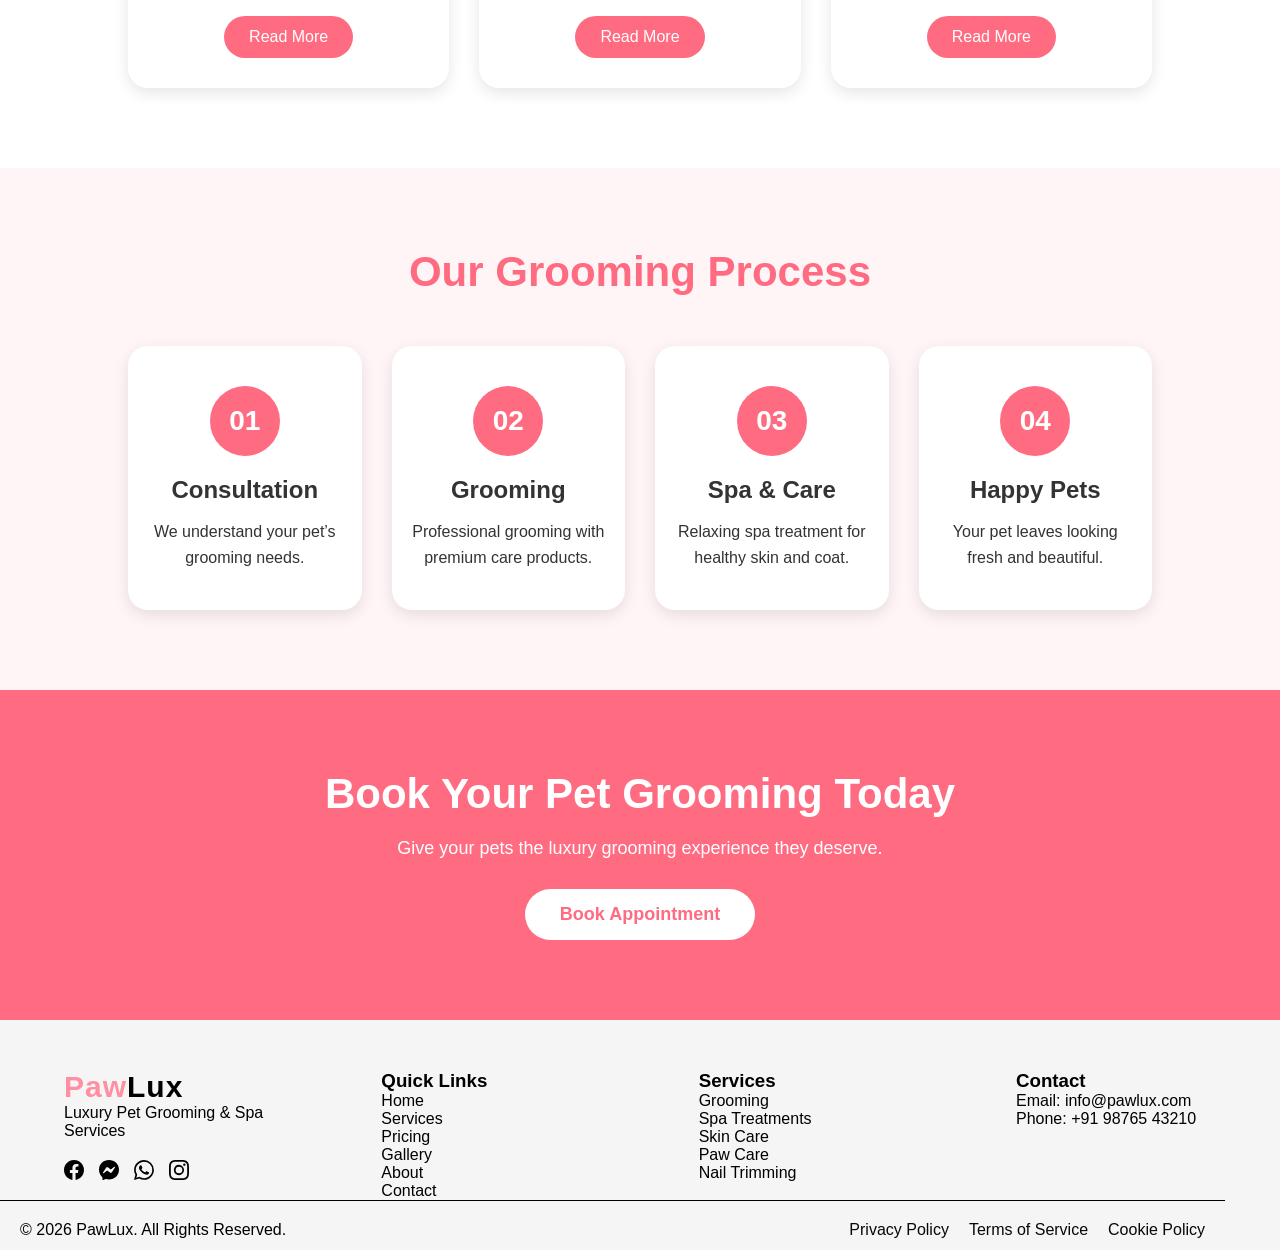
<file: services.html>
<!DOCTYPE html>
<html lang="en">
<head>
    <meta charset="UTF-8">
    <meta name="viewport" content="width=device-width, initial-scale=1.0">
    <title>Document</title>
    <link rel="stylesheet" href="services.css">
</head>
<body>
   <header>
    <nav class="navbar">
      <a style="text-decoration: none; margin-right: 100px" href="index.html" class="logo"><span>Paw</span>Lux</a>
 
      <ul class="nav-links">
          <li class="dropdown">
        <a href="index.html">Home ▾</a>
 
        <ul class="dropdown-menu">
          <li><a href="index.html">Home 1</a></li>
          <li><a href="home1.html">Home 2</a></li>
        </ul>
      </li>
       
        <li><a href="about.html">About</a></li>
        <li><a href="services.html">Services</a></li>
        <li><a href="pricing.html">Pricing</a></li>
   
        <li><a href="blog.html">Blog</a></li>
        <li><a href="contactus.html">Contact</a></li>
     
        <li><a href="dashboard.html">Dashboard</a></li>
 
      </ul>
     
  <button id="rtl-toggle" class="icon-btn" >
    RTL
  </button>
  <button id="theme-toggle" class="icon-btn">
 
      <div class="menu-toggle"><svg xmlns="http://www.w3.org/2000/svg" width="16" height="16" fill="currentColor" class="bi bi-moon" viewBox="0 0 16 16">
  <path d="M6 .278a.77.77 0 0 1 .08.858 7.2 7.2 0 0 0-.878 3.46c0 4.021 3.278 7.277 7.318 7.277q.792-.001 1.533-.16a.79.79 0 0 1 .81.316.73.73 0 0 1-.031.893A8.35 8.35 0 0 1 8.344 16C3.734 16 0 12.286 0 7.71 0 4.266 2.114 1.312 5.124.06A.75.75 0 0 1 6 .278M4.858 1.311A7.27 7.27 0 0 0 1.025 7.71c0 4.02 3.279 7.276 7.319 7.276a7.32 7.32 0 0 0 5.205-2.162q-.506.063-1.029.063c-4.61 0-8.343-3.714-8.343-8.29 0-1.167.242-2.278.681-3.286"/>
</svg></div>
          <div class="button-group">
    <div class="right-section">
        <button style="margin-left: 10px;" class="btn secondary-btn" onclick="document.location='login.html'">
            Login
        </button>
        
        
    </div>

</div>
    </nav>
  </header>
 
<section class="services-hero">

    <div class="overlay"></div>

    <div class="hero-container">

        <div class="hero-left">

            <span class="tagline">
                Premium Pet Grooming & Spa
            </span>

            <h1>
                Making Pets Look
                <span>Fresh & Beautiful</span>
            </h1>

            <p>
                Professional grooming, luxury spa treatments,
                and loving care for your furry companions.
            </p>

            <div class="hero-buttons">
                <a href="#" class="btn-primary">
                    Book Now
                </a>

                <a href="#" class="btn-secondary">
                    Explore Services
                </a>
            </div>

        </div>

        <div class="hero-right">

            <img src="images/pexels-nguy-n-vi-t-l-85165636-9360433.jpg"alt="Pet Grooming">    
        </div>

    </div>

</section>

 <section class="services">

        <div class="section-title">
            <h2>What We Offer</h2>
            <p>
                Professional care and luxury grooming services for pets.
            </p>
        </div>

        <div class="services-container">

           <div class="service-card">

                <img src="images/nail trimming (2).jpg" alt="Bath Service">

                <div class="service-content">
                    <i class="fa-solid fa-shower"></i>

                    <h3>Bath & Spa</h3>

                    <p>
                        Refreshing bath and spa treatments with premium pet products.
                    </p>

                    <a href="Bathandspa.html">Read More</a>
                </div>

            </div>
      <div class="service-card">

                <img src="images/hair styling.jpg" alt="Hair Styling">

                <div class="service-content">
                    <i class="fa-solid fa-scissors"></i>

                    <h3>Hair Styling</h3>

                    <p>
                        Trendy haircuts and stylish grooming for all breeds.
                    </p>

                    <a href="Bathandspa.html">Read More</a>
                </div>

            </div>
      <div class="service-card">

                <img src="images/nail trimming (1).jpg" alt="Nail Trimming">

                <div class="service-content">
                    <i class="fa-solid fa-paw"></i>

                    <h3>Nail Trimming</h3>

                    <p>
                        Safe and gentle nail trimming for your pet’s comfort.
                    </p>

                    <a href="Bathandspa.html">Read More</a>
                </div>

            </div>

       </section>

    <section class="process">

        <div class="section-title">
            <h2>Our Grooming Process</h2>
        </div>

        <div class="process-container">

            <div class="process-box">
                <span>01</span>
                <h3>Consultation</h3>
                <p>We understand your pet’s grooming needs.</p>
            </div>

            <div class="process-box">
                <span>02</span>
                <h3>Grooming</h3>
                <p>Professional grooming with premium care products.</p>
            </div>

            <div class="process-box">
                <span>03</span>
                <h3>Spa & Care</h3>
                <p>Relaxing spa treatment for healthy skin and coat.</p>
            </div>

            <div class="process-box">
                <span>04</span>
                <h3>Happy Pets</h3>
                <p>Your pet leaves looking fresh and beautiful.</p>
            </div>

        </div>

    </section>

    <section class="cta">

        <h2>Book Your Pet Grooming Today</h2>

        <p>
            Give your pets the luxury grooming experience they deserve.
        </p>

        <a href="#">Book Appointment</a>

    </section>
<footer class="footer">

<div class="container">

    <div class="footer-content">

        <div class="footer-section">
     <a style="text-decoration: none;" href="index.html" class="logo"><span>Paw</span>Lux</a>
            <p>Luxury Pet Grooming & Spa Services</p>
            <div>
           

            <div class="footer-social">

                <svg xmlns="http://www.w3.org/2000/svg" width="20" height="20" fill="currentColor" class="bi bi-facebook" viewBox="0 0 16 16">
  <path d="M16 8.049c0-4.446-3.582-8.05-8-8.05C3.58 0-.002 3.603-.002 8.05c0 4.017 2.926 7.347 6.75 7.951v-5.625h-2.03V8.05H6.75V6.275c0-2.017 1.195-3.131 3.022-3.131.876 0 1.791.157 1.791.157v1.98h-1.009c-.993 0-1.303.621-1.303 1.258v1.51h2.218l-.354 2.326H9.25V16c3.824-.604 6.75-3.934 6.75-7.951"/>
</svg>

                <svg xmlns="http://www.w3.org/2000/svg" width="20" height="20" fill="currentColor" class="bi bi-messenger" viewBox="0 0 16 16">
  <path d="M0 7.76C0 3.301 3.493 0 8 0s8 3.301 8 7.76-3.493 7.76-8 7.76c-.81 0-1.586-.107-2.316-.307a.64.64 0 0 0-.427.03l-1.588.702a.64.64 0 0 1-.898-.566l-.044-1.423a.64.64 0 0 0-.215-.456C.956 12.108 0 10.092 0 7.76m5.546-1.459-2.35 3.728c-.225.358.214.761.551.506l2.525-1.916a.48.48 0 0 1 .578-.002l1.869 1.402a1.2 1.2 0 0 0 1.735-.32l2.35-3.728c.226-.358-.214-.761-.551-.506L9.728 7.381a.48.48 0 0 1-.578.002L7.281 5.98a1.2 1.2 0 0 0-1.735.32z"/>
</svg>

                <svg xmlns="http://www.w3.org/2000/svg" width="20" height="20" fill="currentColor" class="bi bi-whatsapp" viewBox="0 0 16 16">
  <path d="M13.601 2.326A7.85 7.85 0 0 0 7.994 0C3.627 0 .068 3.558.064 7.926c0 1.399.366 2.76 1.057 3.965L0 16l4.204-1.102a7.9 7.9 0 0 0 3.79.965h.004c4.368 0 7.926-3.558 7.93-7.93A7.9 7.9 0 0 0 13.6 2.326zM7.994 14.521a6.6 6.6 0 0 1-3.356-.92l-.24-.144-2.494.654.666-2.433-.156-.251a6.56 6.56 0 0 1-1.007-3.505c0-3.626 2.957-6.584 6.591-6.584a6.56 6.56 0 0 1 4.66 1.931 6.56 6.56 0 0 1 1.928 4.66c-.004 3.639-2.961 6.592-6.592 6.592m3.615-4.934c-.197-.099-1.17-.578-1.353-.646-.182-.065-.315-.099-.445.099-.133.197-.513.646-.627.775-.114.133-.232.148-.43.05-.197-.1-.836-.308-1.592-.985-.59-.525-.985-1.175-1.103-1.372-.114-.198-.011-.304.088-.403.087-.088.197-.232.296-.346.1-.114.133-.198.198-.33.065-.134.034-.248-.015-.347-.05-.099-.445-1.076-.612-1.47-.16-.389-.323-.335-.445-.34-.114-.007-.247-.007-.38-.007a.73.73 0 0 0-.529.247c-.182.198-.691.677-.691 1.654s.71 1.916.81 2.049c.098.133 1.394 2.132 3.383 2.992.47.205.84.326 1.129.418.475.152.904.129 1.246.08.38-.058 1.171-.48 1.338-.943.164-.464.164-.86.114-.943-.049-.084-.182-.133-.38-.232"/>
</svg>

                <svg xmlns="http://www.w3.org/2000/svg" width="20" height="20" fill="currentColor" class="bi bi-instagram" viewBox="0 0 16 16">
  <path d="M8 0C5.829 0 5.556.01 4.703.048 3.85.088 3.269.222 2.76.42a3.9 3.9 0 0 0-1.417.923A3.9 3.9 0 0 0 .42 2.76C.222 3.268.087 3.85.048 4.7.01 5.555 0 5.827 0 8.001c0 2.172.01 2.444.048 3.297.04.852.174 1.433.372 1.942.205.526.478.972.923 1.417.444.445.89.719 1.416.923.51.198 1.09.333 1.942.372C5.555 15.99 5.827 16 8 16s2.444-.01 3.298-.048c.851-.04 1.434-.174 1.943-.372a3.9 3.9 0 0 0 1.416-.923c.445-.445.718-.891.923-1.417.197-.509.332-1.09.372-1.942C15.99 10.445 16 10.173 16 8s-.01-2.445-.048-3.299c-.04-.851-.175-1.433-.372-1.941a3.9 3.9 0 0 0-.923-1.417A3.9 3.9 0 0 0 13.24.42c-.51-.198-1.092-.333-1.943-.372C10.443.01 10.172 0 7.998 0zm-.717 1.442h.718c2.136 0 2.389.007 3.232.046.78.035 1.204.166 1.486.275.373.145.64.319.92.599s.453.546.598.92c.11.281.24.705.275 1.485.039.843.047 1.096.047 3.231s-.008 2.389-.047 3.232c-.035.78-.166 1.203-.275 1.485a2.5 2.5 0 0 1-.599.919c-.28.28-.546.453-.92.598-.28.11-.704.24-1.485.276-.843.038-1.096.047-3.232.047s-2.39-.009-3.233-.047c-.78-.036-1.203-.166-1.485-.276a2.5 2.5 0 0 1-.92-.598 2.5 2.5 0 0 1-.6-.92c-.109-.281-.24-.705-.275-1.485-.038-.843-.046-1.096-.046-3.233s.008-2.388.046-3.231c.036-.78.166-1.204.276-1.486.145-.373.319-.64.599-.92s.546-.453.92-.598c.282-.11.705-.24 1.485-.276.738-.034 1.024-.044 2.515-.045zm4.988 1.328a.96.96 0 1 0 0 1.92.96.96 0 0 0 0-1.92m-4.27 1.122a4.109 4.109 0 1 0 0 8.217 4.109 4.109 0 0 0 0-8.217m0 1.441a2.667 2.667 0 1 1 0 5.334 2.667 2.667 0 0 1 0-5.334"/>
</svg>

            </div>
        </div>

        </div>
                <div class="footer-section">
            <h3>Quick Links</h3>
            <ul>
                <li><a href="#">Home</a></li>
                <li><a href="#">Services</a></li>
                <li><a href="#">Pricing</a></li>
                <li><a href="#">Gallery</a></li>
                <li><a href="#">About</a></li>
                <li><a href="#">Contact</a></li>
            </ul>
        </div>
        <div class="footer-section">
           <h3>Services</h3> 
            <ul>
                <li><a href="#">Grooming</a></li>
                <li><a href="#">Spa Treatments</a></li>
                <li><a href="#">Skin Care</a></li>
                <li><a href="#">Paw Care</a></li>
                <li><a href="#">Nail Trimming</a></li>
        </div>

        <div class="footer-section">
            <h3>Contact</h3>
            <p>Email: info@pawlux.com</p>
            <p>Phone: +91 98765 43210</p>
        </div>

        

    </div>

</div>
<div class="footer-bottom">
       © 2026  PawLux. All Rights Reserved.
   
    <div class="footer-legal">
 
    <li><a href="">Privacy Policy</a></li>
      <li><a href="">Terms of Service</a></li>
      <li><a href="">Cookie Policy</a></li>
    </div>
    </div>

</footer>
<script>
 const themeToggle = document.getElementById("theme-toggle");
 
  themeToggle.addEventListener("click", () => {
 
    document.body.classList.toggle("dark-mode");
 
    if(document.body.classList.contains("dark-mode")){
      themeToggle.innerHTML = "☀️";
    }
    else{
      themeToggle.innerHTML = "🌙";
    }
 
  });
 
  const rtlToggle = document.getElementById("rtl-toggle");
 
  rtlToggle.addEventListener("click", () => {
 
    if(document.body.getAttribute("dir") === "rtl"){
 
      document.body.setAttribute("dir", "ltr");
 
    }
    else{
 
      document.body.setAttribute("dir", "rtl");
 
    }
 
  });
 
</script>











</body>
</html>
</file>
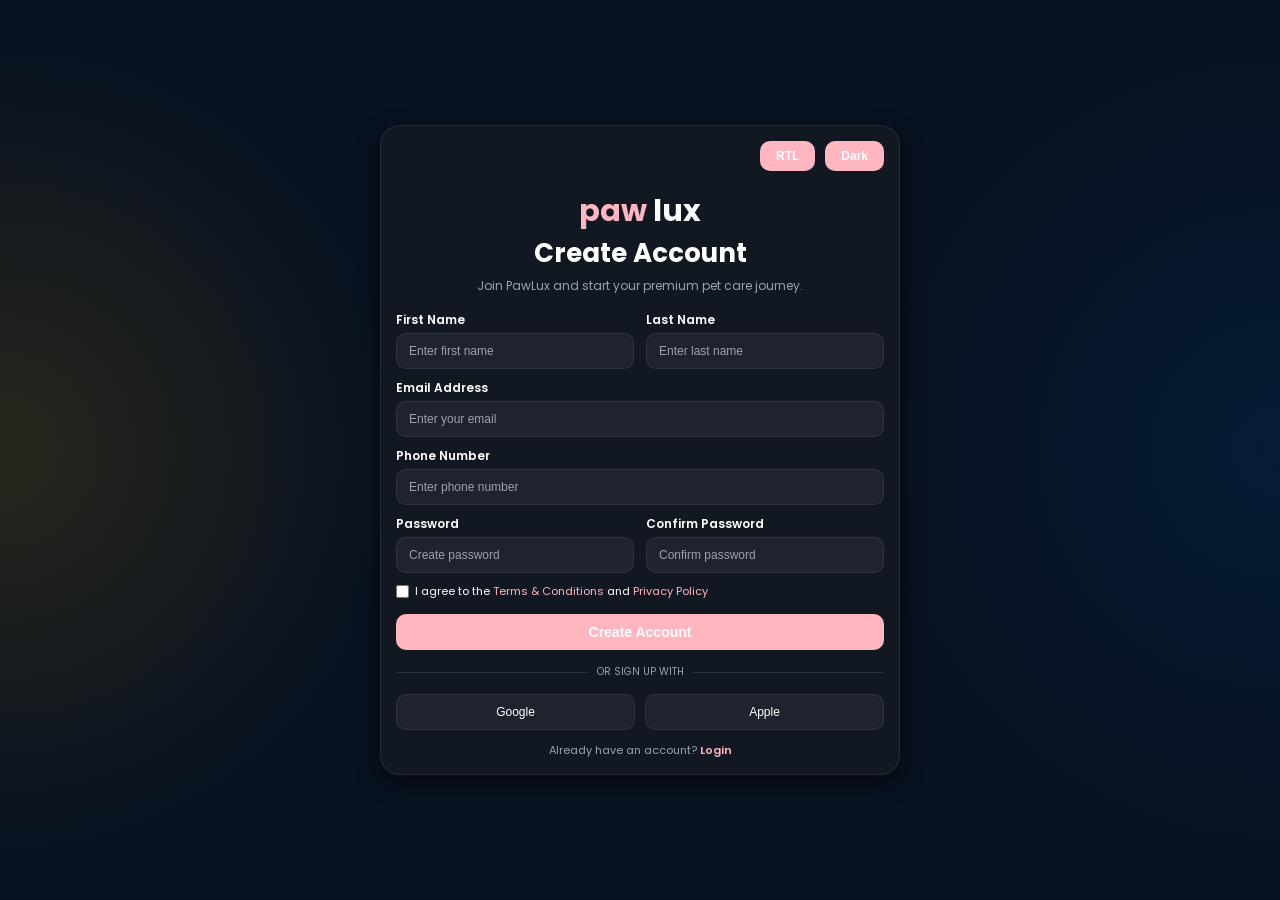
<file: signup.html>
<!DOCTYPE html>
<html lang="en">

<head>

  <meta charset="UTF-8">

  <meta name="viewport" content="width=device-width, initial-scale=1.0">

  <title>Paw Lux Signup</title>

  <link rel="preconnect" href="https://fonts.googleapis.com">

  <link href="https://fonts.googleapis.com/css2?family=Poppins:wght@300;400;500;600;700&display=swap" rel="stylesheet">

  <link rel="stylesheet" href="signup.css">

</head>

<body>

<section class="signup-section">

  <div class="signup-box">

    <!-- TOP BUTTONS -->

    <div class="top-buttons">

      <button id="rtl-toggle">RTL</button>

      <button id="theme-toggle">Dark</button>

    </div>

    <!-- LOGO -->

    <div class="logo">

      <span class="bl">paw</span>
      <span class="yl">lux</span>

    </div>

    <!-- TITLE -->

    <h1>Create Account</h1>

    <p class="subtitle">
      Join PawLux and start your premium pet care journey.
    </p>

    <!-- FORM -->

    <form>

      <!-- NAME ROW -->

      <div class="double-input">

        <div class="input-group">

          <label>First Name</label>

          <input type="text" placeholder="Enter first name">

        </div>

        <div class="input-group">

          <label>Last Name</label>

          <input type="text" placeholder="Enter last name">

        </div>

      </div>

      <!-- EMAIL -->

      <div class="input-group">

        <label>Email Address</label>

        <input type="email" placeholder="Enter your email">

      </div>

      <!-- PHONE -->

      <div class="input-group">

        <label>Phone Number</label>

        <input type="tel" placeholder="Enter phone number">

      </div>

      <!-- PASSWORD ROW -->

      <div class="double-input">

        <div class="input-group">

          <label>Password</label>

          <input type="password" placeholder="Create password">

        </div>

        <div class="input-group">

          <label>Confirm Password</label>

          <input type="password" placeholder="Confirm password">

        </div>

      </div>

      <!-- TERMS -->

      <div class="terms">

        <input type="checkbox">

        <p>
          I agree to the
          <a href="#">Terms & Conditions</a>
          and
          <a href="#">Privacy Policy</a>
        </p>

      </div>

      <!-- BUTTON -->

      <button class="signup-btn">

        Create Account

      </button>

    </form>

    <!-- DIVIDER -->

    <div class="divider">

      <span>OR SIGN UP WITH</span>

    </div>

    <!-- SOCIAL BUTTONS -->

    <div class="social-buttons">

      <button class="social-btn">
        Google
      </button>

      <button class="social-btn">
        Apple
      </button>

    </div>

    <!-- LOGIN -->

    <p class="login-text">

      Already have an account?

      <a href="#">Login</a>

    </p>

  </div>

</section>

<!-- JAVASCRIPT -->

<script>

/* RTL MODE */

const rtlBtn = document.getElementById("rtl-toggle");

rtlBtn.addEventListener("click", () => {

  document.body.classList.toggle("rtl-mode");

});

/* DARK MODE */

const themeBtn = document.getElementById("theme-toggle");

themeBtn.addEventListener("click", () => {

  document.body.classList.toggle("dark-mode");

  if(document.body.classList.contains("dark-mode")){

    themeBtn.innerText = "Light";

  }else{

    themeBtn.innerText = "Dark";

  }

});

</script>

</body>
</html>
</file>
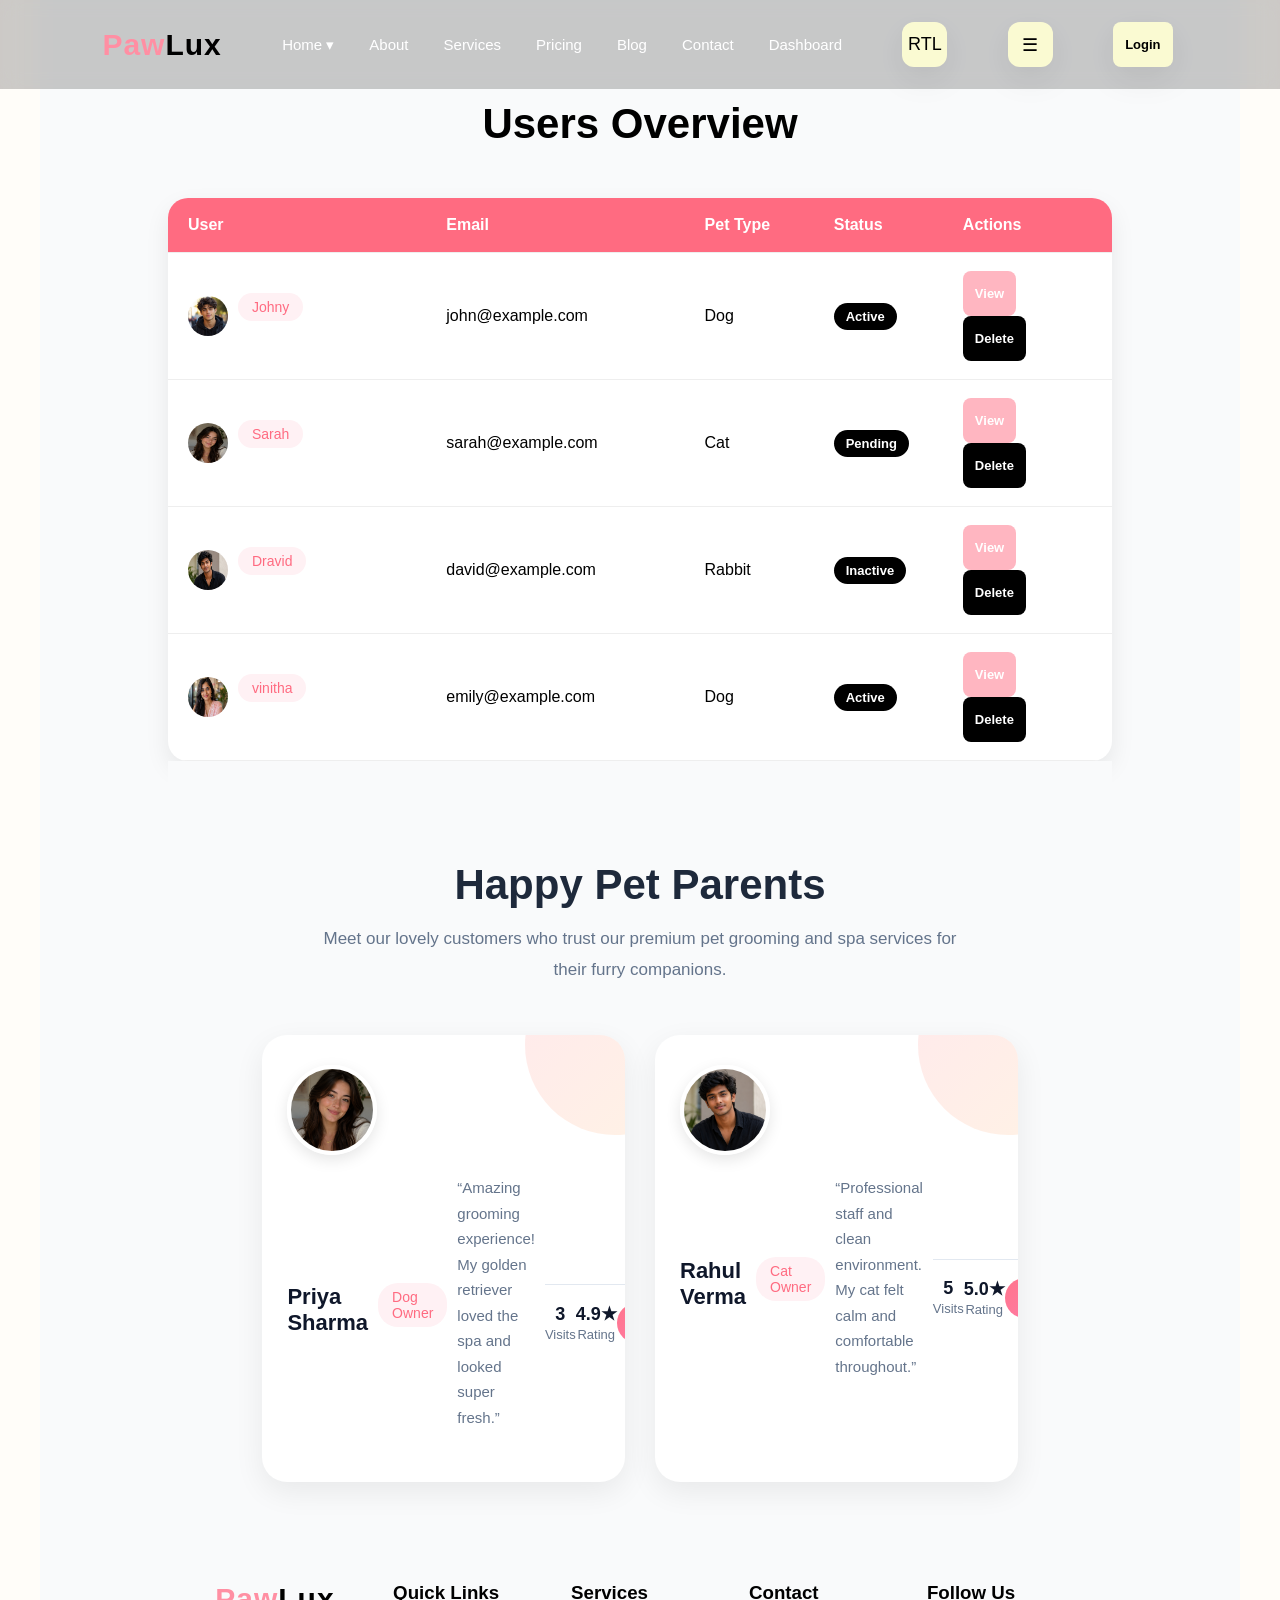
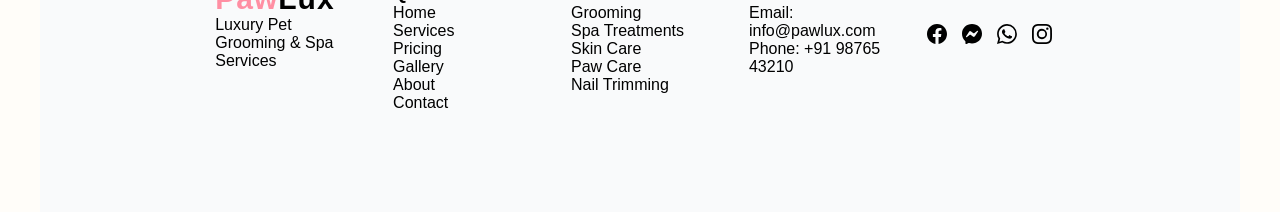
<file: users.html>
<!DOCTYPE html>
<html lang="en">
<head>
    <meta charset="UTF-8">
    <meta name="viewport" content="width=device-width, initial-scale=1.0">
    <title>users</title>
    <link rel="stylesheet" href="users.css">
</head>
<body>
    <header>
    <nav class="navbar">
      <a style="text-decoration: none;" href="index.html" class="logo"><span>Paw</span>Lux</a>

      <ul class="nav-links">
        <li class="dropdown">
          <a href="index.html">Home ▾</a>

          <ul class="dropdown-menu">
            <li><a href="index.html">Home 1</a></li>
            <li><a href="home1.html">Home 2</a></li>
          </ul>
        </li>

        <li><a href="about.html">About</a></li>
        <li><a href="services.html">Services</a></li>
        <li><a href="pricing.html">Pricing</a></li>

        <li><a href="blog.html">Blog</a></li>
        <li><a href="contactus.html">Contact</a></li>

        <li><a href="dashboard.html">Dashboard</a></li>

      </ul>
      <button id="rtl-toggle" class="icon-btn">
        RTL
      </button>
      <button id="theme-toggle" class="icon-btn">

        <div class="menu-toggle">☰</div>
        <div class="button-group">
          <div class="right-section">
            <button class="btn secondary-btn" onclick="document.location='login.html'">
              Login
            </button>

          </div>

        </div>
    </nav>
  </header>
    <section class="users-section">

    <h2 class="section-title">Users Overview</h2>

    <div class="users-table">

        <!-- HEADER -->
        <div class="table-row table-header">
            <div>User</div>
            <div>Email</div>
            <div>Pet Type</div>
            <div>Status</div>
            <div>Actions</div>
        </div>

        <!-- ROW 1 -->
        <div class="table-row">
            <div class="user-info">
                <img src="images/johny.png" alt="">
                <span>Johny</span>
            </div>
            <div>john@example.com</div>
            <div>Dog</div>
            <div><span class="status active">Active</span></div>
            <div>
                <button class="btn view">View</button>
                <button class="btn delete">Delete</button>
            </div>
        </div>

        <!-- ROW 2 -->
        <div class="table-row">
            <div class="user-info">
                <img src="images/sarah.png" alt="">
                <span>Sarah </span>
            </div>
            <div>sarah@example.com</div>
            <div>Cat</div>
            <div><span class="status pending">Pending</span></div>
            <div>
                <button class="btn view">View</button>
                <button class="btn delete">Delete</button>
            </div>
        </div>

        <!-- ROW 3 -->
        <div class="table-row">
            <div class="user-info">
                <img src="images/dravid - Copy.png" alt="">
                <span>Dravid </span>
            </div>
            <div>david@example.com</div>
            <div>Rabbit</div>
            <div><span class="status inactive">Inactive</span></div>
            <div>
                <button class="btn view">View</button>
                <button class="btn delete">Delete</button>
            </div>
        </div>

        <!-- ROW 4 -->
        <div class="table-row">
            <div class="user-info">
                <img src="images/chat gpt priya.png" alt="">
                <span>vinitha</span>
            </div>
            <div>emily@example.com</div>
            <div>Dog</div>
            <div><span class="status active">Active</span></div>
            <div>
                <button class="btn view">View</button>
                <button class="btn delete">Delete</button>
            </div>
        </div>

    </div>
    <section class="users-section">

  <div class="section-title">
    <h2>Happy Pet Parents</h2>
    <p>
      Meet our lovely customers who trust our premium pet grooming
      and spa services for their furry companions.
    </p>
  </div>

  <div class="users-container">

    <!-- User Card -->
    <div class="user-card">
      <div class="user-image">
        <img src="images/sarah.png" alt="image">
      </div>

      <div class="user-info">
        <h3>Priya Sharma</h3>
        <span>Dog Owner</span>

        <p>
          “Amazing grooming experience! My golden retriever loved the spa and looked super fresh.”
        </p>

        <div class="pet-details">
          <div class="pet-box">
            <h4>3</h4>
            <small>Visits</small>
          </div>

          <div class="pet-box">
            <h4>4.9★</h4>
            <small>Rating</small>
          </div>

          <a href="#" class="view-btn">View</a>
        </div>
      </div>
    </div>

    <!-- User Card -->
    <div class="user-card">
      <div class="user-image">
        <img src="images/dravid.png" alt="image">
      </div>

      <div class="user-info">
        <h3>Rahul Verma</h3>
        <span>Cat Owner</span>

        <p>
          “Professional staff and clean environment. My cat felt calm and comfortable throughout.”
        </p>

        <div class="pet-details">
          <div class="pet-box">
            <h4>5</h4>
            <small>Visits</small>
          </div>

          <div class="pet-box">
            <h4>5.0★</h4>
            <small>Rating</small>
          </div>

          <a href="#" class="view-btn">View</a>
        </div>
      </div>
    </div>
</section>
    <footer class="footer">

            <div class="container">

                <div class="footer-content">

                    <div>
                        <div class="logo">
                            <span>Paw</span>Lux
                        </div>
                        <p>Luxury Pet Grooming & Spa Services</p>
                    </div>
                    <div>
                        <h3>Quick Links</h3>
                        <ul>
                            <li><a href="#">Home</a></li>
                            <li><a href="#">Services</a></li>
                            <li><a href="#">Pricing</a></li>
                            <li><a href="#">Gallery</a></li>
                            <li><a href="#">About</a></li>
                            <li><a href="#">Contact</a></li>
                        </ul>
                    </div>
                    <div>
                        <h3>Services</h3>
                        <ul>
                            <li><a href="#">Grooming</a></li>
                            <li><a href="#">Spa Treatments</a></li>
                            <li><a href="#">Skin Care</a></li>
                            <li><a href="#">Paw Care</a></li>
                            <li><a href="#">Nail Trimming</a></li>
                    </div>

                    <div>
                        <h3>Contact</h3>
                        <p>Email: info@pawlux.com</p>
                        <p>Phone: +91 98765 43210</p>
                    </div>

                    <div>
                        <h3>Follow Us</h3>

                        <div class="footer-social">

                            <svg xmlns="http://www.w3.org/2000/svg" width="20" height="20" fill="currentColor"
                                class="bi bi-facebook" viewBox="0 0 16 16">
                                <path
                                    d="M16 8.049c0-4.446-3.582-8.05-8-8.05C3.58 0-.002 3.603-.002 8.05c0 4.017 2.926 7.347 6.75 7.951v-5.625h-2.03V8.05H6.75V6.275c0-2.017 1.195-3.131 3.022-3.131.876 0 1.791.157 1.791.157v1.98h-1.009c-.993 0-1.303.621-1.303 1.258v1.51h2.218l-.354 2.326H9.25V16c3.824-.604 6.75-3.934 6.75-7.951" />
                            </svg>

                            <svg xmlns="http://www.w3.org/2000/svg" width="20" height="20" fill="currentColor"
                                class="bi bi-messenger" viewBox="0 0 16 16">
                                <path
                                    d="M0 7.76C0 3.301 3.493 0 8 0s8 3.301 8 7.76-3.493 7.76-8 7.76c-.81 0-1.586-.107-2.316-.307a.64.64 0 0 0-.427.03l-1.588.702a.64.64 0 0 1-.898-.566l-.044-1.423a.64.64 0 0 0-.215-.456C.956 12.108 0 10.092 0 7.76m5.546-1.459-2.35 3.728c-.225.358.214.761.551.506l2.525-1.916a.48.48 0 0 1 .578-.002l1.869 1.402a1.2 1.2 0 0 0 1.735-.32l2.35-3.728c.226-.358-.214-.761-.551-.506L9.728 7.381a.48.48 0 0 1-.578.002L7.281 5.98a1.2 1.2 0 0 0-1.735.32z" />
                            </svg>

                            <svg xmlns="http://www.w3.org/2000/svg" width="20" height="20" fill="currentColor"
                                class="bi bi-whatsapp" viewBox="0 0 16 16">
                                <path
                                    d="M13.601 2.326A7.85 7.85 0 0 0 7.994 0C3.627 0 .068 3.558.064 7.926c0 1.399.366 2.76 1.057 3.965L0 16l4.204-1.102a7.9 7.9 0 0 0 3.79.965h.004c4.368 0 7.926-3.558 7.93-7.93A7.9 7.9 0 0 0 13.6 2.326zM7.994 14.521a6.6 6.6 0 0 1-3.356-.92l-.24-.144-2.494.654.666-2.433-.156-.251a6.56 6.56 0 0 1-1.007-3.505c0-3.626 2.957-6.584 6.591-6.584a6.56 6.56 0 0 1 4.66 1.931 6.56 6.56 0 0 1 1.928 4.66c-.004 3.639-2.961 6.592-6.592 6.592m3.615-4.934c-.197-.099-1.17-.578-1.353-.646-.182-.065-.315-.099-.445.099-.133.197-.513.646-.627.775-.114.133-.232.148-.43.05-.197-.1-.836-.308-1.592-.985-.59-.525-.985-1.175-1.103-1.372-.114-.198-.011-.304.088-.403.087-.088.197-.232.296-.346.1-.114.133-.198.198-.33.065-.134.034-.248-.015-.347-.05-.099-.445-1.076-.612-1.47-.16-.389-.323-.335-.445-.34-.114-.007-.247-.007-.38-.007a.73.73 0 0 0-.529.247c-.182.198-.691.677-.691 1.654s.71 1.916.81 2.049c.098.133 1.394 2.132 3.383 2.992.47.205.84.326 1.129.418.475.152.904.129 1.246.08.38-.058 1.171-.48 1.338-.943.164-.464.164-.86.114-.943-.049-.084-.182-.133-.38-.232" />
                            </svg>

                            <svg xmlns="http://www.w3.org/2000/svg" width="20" height="20" fill="currentColor"
                                class="bi bi-instagram" viewBox="0 0 16 16">
                                <path
                                    d="M8 0C5.829 0 5.556.01 4.703.048 3.85.088 3.269.222 2.76.42a3.9 3.9 0 0 0-1.417.923A3.9 3.9 0 0 0 .42 2.76C.222 3.268.087 3.85.048 4.7.01 5.555 0 5.827 0 8.001c0 2.172.01 2.444.048 3.297.04.852.174 1.433.372 1.942.205.526.478.972.923 1.417.444.445.89.719 1.416.923.51.198 1.09.333 1.942.372C5.555 15.99 5.827 16 8 16s2.444-.01 3.298-.048c.851-.04 1.434-.174 1.943-.372a3.9 3.9 0 0 0 1.416-.923c.445-.445.718-.891.923-1.417.197-.509.332-1.09.372-1.942C15.99 10.445 16 10.173 16 8s-.01-2.445-.048-3.299c-.04-.851-.175-1.433-.372-1.941a3.9 3.9 0 0 0-.923-1.417A3.9 3.9 0 0 0 13.24.42c-.51-.198-1.092-.333-1.943-.372C10.443.01 10.172 0 7.998 0zm-.717 1.442h.718c2.136 0 2.389.007 3.232.046.78.035 1.204.166 1.486.275.373.145.64.319.92.599s.453.546.598.92c.11.281.24.705.275 1.485.039.843.047 1.096.047 3.231s-.008 2.389-.047 3.232c-.035.78-.166 1.203-.275 1.485a2.5 2.5 0 0 1-.599.919c-.28.28-.546.453-.92.598-.28.11-.704.24-1.485.276-.843.038-1.096.047-3.232.047s-2.39-.009-3.233-.047c-.78-.036-1.203-.166-1.485-.276a2.5 2.5 0 0 1-.92-.598 2.5 2.5 0 0 1-.6-.92c-.109-.281-.24-.705-.275-1.485-.038-.843-.046-1.096-.046-3.233s.008-2.388.046-3.231c.036-.78.166-1.204.276-1.486.145-.373.319-.64.599-.92s.546-.453.92-.598c.282-.11.705-.24 1.485-.276.738-.034 1.024-.044 2.515-.045zm4.988 1.328a.96.96 0 1 0 0 1.92.96.96 0 0 0 0-1.92m-4.27 1.122a4.109 4.109 0 1 0 0 8.217 4.109 4.109 0 0 0 0-8.217m0 1.441a2.667 2.667 0 1 1 0 5.334 2.667 2.667 0 0 1 0-5.334" />
                            </svg>

                        </div>
                    </div>

                </div>

            </div>

        </footer>
    
</body>
</html>
</file>
<file: pet.css>
*{
    margin:0;
    padding:0;
    box-sizing:border-box;
    scroll-behavior:smooth;
}

body{
    font-family:'Poppins', sans-serif;
    background:#fffdf9;
    color:black;
    overflow-x:hidden;
}

:root{
    --primary:#ff8fa3;
    --secondary:#fff5ef;
    --cream:#fffaf5;
    --dark:black;
    --light:#666;
    --white:#fff;
    --shadow:0 10px 35px rgba(0,0,0,0.08);
}

.container{
    width:90%;
    max-width:1300px;
    margin:auto;
}

body.dark-mode{
  background:#111827;
  color:lightgoldenrodyellow;
}
 
body.dark-mode header{
  background:black;
}
 
body.dark-mode nav a{
  color:rgb(0, 0, 0);
}
 
body.dark-mode .icon-btn{
  background:#374151;
  color:lightgoldenrodyellow;
}
 
body.dark-mode .logo{
  color:rgb(0, 0, 0);
}
 
body.dark-mode .login{
  color:lightgoldenrodyellow;
}
 
body.dark-mode .hero,
body.dark-mode .services,
body.dark-mode .why-us,
body.dark-mode .contact{
  background:#111827;
  color:lightgoldenrodyellow;
}
 
body.dark-mode .service-card,
body.dark-mode .feature-box,
body.dark-mode .testimonial-card{
  background:#1f2937;
  color:lightgoldenrodyellow;
}
.logo{
    font-size:30px;
    font-weight:700;
    color:var(--dark);
}

.logo span{
    color:var(--primary);
}

.navbar{
 position:fixed;
 top:0;
 left:0;
 width:100%;
 display:flex;
 justify-content:center;
 align-items:center;
 padding:22px 8%;
 z-index:1000;
 background:whitesmoke;
 backdrop-filter:blur(10px);
 transition:0.35s ease;
 text-decoration: none;
}
 
.navbar.scrolled{
 background:rgba(17,17,17,0.92);
 box-shadow:0 10px 30px rgba(0,0,0,0.18);
}
 
.logo{
 font-family:'Outfit', sans-serif;
 font-size:30px;
 font-weight:800;
 color:black;
 letter-spacing:1px;
 white-space:nowrap;
}
 
.logo span{
 color:var(--primary);
}
 
.nav-links{
 display:flex;
 gap:25px;
 align-items:center;
 list-style: none;
}
 
.nav-links a{
 color:black;
 font-size:15px;
 transition:0.3s;
 list-style: none;
}
 
.nav-links a:hover{
 color:var(--primary);
}
 
.nav-actions{
 display:flex;
 align-items:center;
 gap:14px;
}
.dropdown-menu{
 position:absolute;
 top:70px;
 left:50%;
 transform:translateX(-50%);
 width:190px;
 
 background:rgba(17,17,17,0.96);
 backdrop-filter:blur(12px);
 
 border-radius:16px;
 padding:10px 0;
 
 opacity:0;
 visibility:hidden;
 transform:translateY(10px);
 
 transition:0.35s ease;
 box-shadow:0 15px 35px rgba(0,0,0,0.2);
}
 
.dropdown-menu a{
 display:block;
 padding:13px 20px;
 color: whitesmoke;
 
}
 body.dark-mode .dropdown-menu a{
  color:rgb(255, 255, 255);   
 }
.dropdown-menu a:hover{
 background:rgba(255,255,255,0.08);
 padding-left:28px;
 
}
 
.dropdown:hover .dropdown-menu{
 opacity:1;
 visibility:visible;
 transform:translateY(0);
 list-style: none;
}
 
 .right-section{
    display:flex;
    align-items:center;
    gap:14px;
}



nav a {
  text-decoration: none;
  color:black;
  position: relative;
}

nav a::after {
  content: "";
  position: absolute;
  left: 0;
  bottom: -3px;
  width: 0;
  height: 2px;
  background: rgb(92, 85, 85);
  transition: width 0.3s ease;
}

nav a:hover::after {
  width: 100%;
}

.icon-btn{
    width:45px;
    height:45px;
    border:none;
    border-radius:30px;
    background:lightgoldenrodyellow;
    box-shadow:var(--shadow);
    display:flex;
    align-items:center;
    justify-content:center;
    cursor:pointer;
    transition:0.3s;
    color:var(--dark);
    font-size:18px;
    gap: 10px;
    margin-left: 30px;
}

.icon-btn:hover{
    background:var(--primary);
    color:lightgoldenrodyellow;
}

.btn{
    height:45px;
    padding:0 24px;
    border:none;
    border-radius:12px;
    font-size:15px;
    font-weight:600;
    cursor:pointer;
    transition:0.3s;
}

.secondary-btn{
    background:lightgoldenrodyellow;
    color:var(--dark);
    border:1px solid lightgoldenrodyellow;
    box-shadow:var(--shadow);
}

.secondary-btn:hover{
    background:lightgoldenrodyellow;
}

.primary-btn{
    background:var(--primary);
    color:lightgoldenrodyellow;
    box-shadow:0 10px 25px rgba(255,143,163,0.35);
}

.primary-btn:hover{
    transform:translateY(-3px);
}

.hero{
    min-height:100vh;
    display:flex;
    align-items:center;
    justify-content:space-between;
    gap:60px;
    padding-top:120px;
}

.hero-content{
    flex:1;
}

.hero-content h1{
    font-size:64px;
    line-height:1.2;
    margin-bottom:25px;
    color:var(--dark);
}

.hero-content h1 span{
    color:var(--primary);
}

.hero-content p{
    color:var(--light);
    font-size:18px;
    line-height:1.9;
    margin-bottom:35px;
    max-width:600px;
}

.hero-buttons{
    display:flex;
    gap:18px;
}

.hero-btn{
    height:55px;
    padding:0 30px;
    border:none;
    border-radius:14px;
    font-size:16px;
    font-weight:600;
    cursor:pointer;
    transition:0.3s;
}

.book-btn{
    background:var(--primary);
    color:lightgoldenrodyellow;
    box-shadow:0 12px 25px rgba(255,143,163,0.35);
}

.book-btn:hover{
    transform:translateY(-3px);
}

.explore-btn{
    background:lightgoldenrodyellow;
    border:1px solid #eee;
    box-shadow:var(--shadow);
}

.explore-btn:hover{
    background:lightgoldenrodyellow;
}

.hero-image{
    flex:1;
    position:relative;
    display:flex;
    justify-content:center;
}

.hero-image img{
    width:100%;
    max-width:520px;
    border-radius:35px;
    box-shadow:0 20px 60px rgba(0,0,0,0.12);
}

.floating-card{
    position:absolute;
    bottom:30px;
    left:0;
    background:rgba(255,255,255,0.85);
    backdrop-filter:blur(10px);
    padding:20px;
    border-radius:20px;
    box-shadow:var(--shadow);
}

.floating-card h3{
    margin-bottom:8px;
}

section{
    padding:100px 0;
}

.section-title{
    text-align:center;
    margin-bottom:60px;
}

.section-title h2{
    font-size:42px;
    margin-bottom:15px;
}

.section-title p{
    color:var(--light);
}

.services-grid{
    display:grid;
    grid-template-columns:repeat(auto-fit,minmax(260px,1fr));
    gap:30px;
}
.before-after{
    display:flex;
    justify-content:center;
    align-items:center;
}

.before-after img{
    width:400px;
    height:auto;
    border-radius:25px;
    box-shadow:var(--shadow);
    display:block;
}

.review-grid{
    display:grid;
    grid-template-columns:repeat(auto-fit,minmax(300px,1fr));
    gap:30px;
}

.review-card{
    
    padding:30px;
    border-radius:25px;
    box-shadow:var(--shadow);
    min-height: 300px;
    text-align: center;
}
.review-card h4{
    
    width: 50%;
    height: 50%;

}
.review-card img{
    width:100px;
    height: 100px;
   margin-bottom: 20px;
    object-fit: fill;
    border-radius: 50%;
   
}

.price-grid{
    display:grid;
    grid-template-columns:repeat(auto-fit,minmax(280px,1fr));
    gap:30px;
}

.price-card{
    
    padding:40px;
    border-radius:30px;
    text-align:center;
    box-shadow:var(--shadow);
    transition:0.3s;
}

.price-card:hover{
    transform:scale(1.03);
}

.price-card h3{
    margin-bottom:15px;
}

.price{
    font-size:42px;
    color:var(--primary);
    margin-bottom:20px;
}

.staff-grid{
    display:grid;
    grid-template-columns:repeat(auto-fit,minmax(260px,1fr));
    gap:30px;
}

.staff-card{
    background:lightgoldenrodyellow;
    border-radius:25px;
    overflow:hidden;
    box-shadow:var(--shadow);
    text-align:center;
}

.staff-card img{
    width:100%;
    height:320px;
    object-fit:cover;
}

.staff-card h3{
    margin-top:20px;
}
body.dark-mode .staff-card{
    background:#1f2937;
    color:lightgoldenrodyellow;
}

.gallery-grid{
    display:grid;
    grid-template-columns:repeat(auto-fit,minmax(250px,1fr));
    gap:20px;
}

.gallery-grid img{
    width:100%;
    height:400px;
    object-fit:cover;
    border-radius:20px;
    transition:0.4s;
}
body.dark-mode .gallery-grid img{
    filter:brightness(0.8);
}

.gallery-grid img:hover{
    transform:scale(1.04);
}
body.dark-mode .section-title h2{
    color:black;
}


.footer{
    background:whitesmoke;
    color:rgb(0, 0, 0);
    padding:50px 0 30px;
    min-height:230px;

}

.footer-content ul{
list-style: none;

}
.footer-content a{
    text-decoration: none;
    color: rgb(0, 0, 0);
}

.footer-content{
   display: flex;
    justify-content: space-between; 
    flex-wrap: wrap;
    gap: 40px;
}

.footer-social{
    display:flex;
    gap:15px;
    margin-top:20px;
}

.footer-social i{
    width:42px;
    height:42px;
    border-radius:50%;
    background:#222;
    display:flex;
    align-items:center;
    justify-content:center;
    transition:0.3s;
    cursor:pointer;
}

.footer-social i:hover{
    background:var(--primary);
}
.footer-legal li{
  list-style: none;
  color: black;
 
}
.footer-legal a{
  color: rgb(8, 8, 8);
  text-decoration: none;
  transition: 0.3s ease;

}
.footer-legal a:hover{
  color: var(--primary);
}
.footer-legal{
  display: flex;
  gap: 20px;
  padding-left: 40px;
  background-color: whitesmoke;

}   
.footer-bottom{
  border-top:1px solid black;
  padding-left:100px ;
  padding-right: 100px;
  color:black;
  display: flex;
  justify-content: space-between;
  padding: 20px;
  margin-right: 55px;
}
.footer-section{
    width: 200px;
}
 

@media(max-width:1100px){

    .hero{
        flex-direction:column;
        text-align:center;
    }

    .hero-content p{
        margin:auto auto 35px;
    }

    .hero-buttons{
        justify-content:center;
    }

    .floating-card{
        left:50%;
        transform:translateX(-50%);
    }
}

@media(max-width:850px){

    .navbar{
        flex-direction:column;
        height:auto;
        padding:20px 0;
        gap:18px;
    }

    .nav-links{
        flex-wrap:wrap;
        justify-content:center;
        gap:20px;
    }

    .right-section{
        flex-wrap:wrap;
        justify-content:center;
    }

    .hero-content h1{
        font-size:42px;
    }
}
.mm{

display: flex;
justify-content: center;
}






@media screen and (max-width: 820px){

    .navbar{
        flex-direction:column;
        gap:18px;
        padding:20px;
    }

    .nav-links{
        flex-wrap:wrap;
        justify-content:center;
        gap:18px;
    }

    .right-section{
        justify-content:center;
        flex-wrap:wrap;
    }

    .hero-content h1{
        font-size:42px;
    }

    .hero-content p{
        font-size:16px;
    }

    .hero-image img{
        max-width:380px;
    }

    .section-title h2{
        font-size:34px;
    }

    .before-after{
        flex-direction:column;
    }

    .before-after img{
        width:100%;
        max-width:350px;
    }

    .review-card{
        height:auto;
    }

    .price{
        font-size:36px;
    }

    .footer{
        height:auto;
    }
}


/* =========================================
   SAMSUNG S SERIES / MOBILE DEVICES
========================================= */

@media screen and (max-width: 600px){

    .container{
        width:95%;
    }

    .navbar{
        padding:15px;
    }

    .logo{
        font-size:24px;
    }

    .nav-links{
        gap:12px;
    }

    .nav-links a{
        font-size:14px;
    }

    .icon-btn{
        width:40px;
        height:40px;
        font-size:16px;
        margin-left:0;
    }

    .btn{
        height:42px;
        padding:0 18px;
        font-size:14px;
    }

    .hero{
        padding-top:180px;
        gap:40px;
    }

    .hero-content h1{
        font-size:34px;
        line-height:1.3;
    }

    .hero-content p{
        font-size:15px;
        line-height:1.7;
    }

    .hero-buttons{
        flex-direction:column;
        align-items:center;
    }

    .hero-btn{
        width:100%;
        max-width:260px;
    }

    .hero-image img{
        max-width:100%;
        border-radius:25px;
    }

    .floating-card{
        width:90%;
        bottom:-20px;
        padding:15px;
    }

    section{
        padding:70px 0;
    }

    .section-title h2{
        font-size:28px;
    }

    .services-grid,
    .review-grid,
    .price-grid,
    .staff-grid,
    .gallery-grid{
        grid-template-columns:1fr;
    }

    .review-card{
        padding:20px;
    }

    .review-card img{
        width:80px;
        height:80px;
    }

    .staff-card img{
        height:280px;
    }

    .gallery-grid img{
        height:300px;
    }

    .footer-content{
        flex-direction:column;
        text-align:center;
        align-items:center;
    }

    .footer-section{
        width:100%;
    }

    .footer-legal{
        flex-direction:column;
        align-items:center;
        padding-left:0;
        gap:10px;
    }

    .footer-bottom{
        flex-direction:column;
        text-align:center;
        gap:10px;
        padding:20px 10px;
    }

    .dropdown-menu{
        left:50%;
        transform:translateX(-50%);
        width:170px;
    }
}


/* =========================================
   EXTRA SMALL DEVICES
========================================= */

@media screen and (max-width: 400px){

    .hero-content h1{
        font-size:28px;
    }

    .section-title h2{
        font-size:24px;
    }

    .hero-btn{
        font-size:14px;
    }

    .price{
        font-size:30px;
    }

    .logo{
        font-size:22px;
    }
}
</file>
<file: analytics.css>
*{   
    margin:0;
    padding:0;
    box-sizing:border-box;
    scroll-behavior:smooth;
}

body{
    font-family:'Poppins', sans-serif;
    background:#fffdf9;
    color:black;
    overflow-x:hidden;
}

:root{
    --primary:#ff8fa3;
    --secondary:#fff5ef;
    --cream:#fffaf5;
    --dark:black;
    --light:#666;
    --white:#fff;
    --shadow:0 10px 35px rgba(0,0,0,0.08);
}

.container{
    width:90%;
    max-width:1300px;
    margin:auto;
}

body.dark-mode{
  background:#111827;
  color:lightgoldenrodyellow;
}
 
body.dark-mode header{
  background:black;
}
 
body.dark-mode nav a{
  color:lightgoldenrodyellow;
}
 
body.dark-mode .icon-btn{
  background:#374151;
  color:lightgoldenrodyellow;
}
 
body.dark-mode .logo{
  color:lightgoldenrodyellow;
}
 
body.dark-mode .login{
  color:lightgoldenrodyellow;
}
 
body.dark-mode .hero,
body.dark-mode .services,
body.dark-mode .why-us,
body.dark-mode .contact{
  background:#111827;
  color:lightgoldenrodyellow;
}
 
body.dark-mode .service-card,
body.dark-mode .feature-box,
body.dark-mode .testimonial-card{
  background:#1f2937;
  color:lightgoldenrodyellow;
}
.logo{
    font-size:30px;
    font-weight:700;
    color:var(--dark);
}

.logo span{
    color:var(--primary);
}




.navbar{
 position:fixed;
 top:0;
 left:0;
 width:100%;
 display:flex;
 justify-content:space-between;
 align-items:center;
 padding:22px 8%;
 z-index:1000;
 background:rgba(0,0,0,0.20);
 backdrop-filter:blur(10px);
 transition:0.35s ease;
 text-decoration: none;
}
 
.navbar.scrolled{
 background:rgba(17,17,17,0.92);
 box-shadow:0 10px 30px rgba(0,0,0,0.18);
}
 
.logo{
 font-family:'Outfit', sans-serif;
 font-size:30px;
 font-weight:800;
 color:black;
 letter-spacing:1px;
 white-space:nowrap;
}
 
.logo span{
 color:var(--primary);
}
 
.nav-links{
 display:flex;
 gap:35px;
 align-items:center;
 list-style: none;
}
 
.nav-links a{
 color:#ffffff;
 font-size:15px;
 transition:0.3s;
 list-style: none;
}
 
.nav-links a:hover{
 color:var(--primary);
}
 
.nav-actions{
 display:flex;
 align-items:center;
 gap:14px;
}
.dropdown-menu{
 position:absolute;
 top:70px;
 left:320px;
 width:190px;
 
 background:rgba(17,17,17,0.96);
 backdrop-filter:blur(12px);
 
 border-radius:16px;
 padding:10px 0;
 
 opacity:0;
 visibility:hidden;
 transform:translateY(10px);
 
 transition:0.35s ease;
 box-shadow:0 15px 35px rgba(0,0,0,0.2);
}
 
.dropdown-menu a{
 display:block;
 padding:13px 20px;
 
}
 
.dropdown-menu a:hover{
 background:rgba(255,255,255,0.08);
 padding-left:28px;
 
}
 
.dropdown:hover .dropdown-menu{
 opacity:1;
 visibility:visible;
 transform:translateY(0);
 list-style: none;
}
 

nav a {
  text-decoration: none;
  color: white;
  position: relative;
}

nav a::after {
  content: "";
  position: absolute;
  left: 0;
  bottom: -3px;
  width: 0;
  height: 2px;
  background: rgb(92, 85, 85);
  transition: width 0.3s ease;
}

nav a:hover::after {
  width: 100%;
}














 .right-section{
    display:flex;
    align-items:center;
    gap:14px;
}

.icon-btn{
    width:45px;
    height:45px;
    border:none;
    border-radius:12px;
    background:lightgoldenrodyellow;
    box-shadow:var(--shadow);
    display:flex;
    align-items:center;
    justify-content:center;
    cursor:pointer;
    transition:0.3s;
    color:var(--dark);
    font-size:18px;
}

.icon-btn:hover{
    background:var(--primary);
    color:lightgoldenrodyellow;
}

.btn{
    height:45px;
    padding:0 24px;
    border:none;
    border-radius:12px;
    font-size:15px;
    font-weight:600;
    cursor:pointer;
    transition:0.3s;
}

.secondary-btn{
    background:lightgoldenrodyellow;
    color:var(--dark);
    border:1px solid lightgoldenrodyellow;
    box-shadow:var(--shadow);
}

.secondary-btn:hover{
    background:lightgoldenrodyellow;
}

.primary-btn{
    background:var(--primary);
    color:lightgoldenrodyellow;
    box-shadow:0 10px 25px rgba(255,143,163,0.35);
}

.primary-btn:hover{
    transform:translateY(-3px);
}
nav a:hover{
    color:pink;
}

.book-btn{
    padding:12px 22px;
    border:none;
    background:pink;
    color:white;
    border-radius:30px;
    cursor:pointer;
    font-weight:bold;
    transition:0.3s;
}

.book-btn:hover{
    background:pink;
}

.section-title{
    font-size:42px;
    text-align:center;
    margin-bottom:50px;
    margin-top: 100px;
}

/* GRID CARDS */

.analytics-grid{
    display:grid;
    grid-template-columns:repeat(auto-fit,minmax(220px,1fr));
    gap:25px;
    margin-bottom:60px;
}

.analytics-card{
    background:#fff;
    padding:30px;
    border-radius:20px;
    box-shadow:0 10px 25px rgba(0,0,0,0.08);
    text-align:center;
    transition:0.3s;
}

.analytics-card:hover{
    transform:translateY(-10px);
}

.analytics-card i{
    font-size:40px;
    color:#ff6b81;
    margin-bottom:15px;
}

.analytics-card h1{
    font-size:32px;
    margin:10px 0;
}

.analytics-card p{
    color:#666;
}

/* CHART AREA */

.chart-box{
    display:flex;
    gap:30px;
    flex-wrap:wrap;
}

.chart-card{
    flex:2;
    background:#fff;
    padding:30px;
    border-radius:20px;
    box-shadow:0 10px 25px rgba(0,0,0,0.08);
}

.bars{
    display:flex;
    align-items:flex-end;
    justify-content:space-between;
    height:250px;
    margin-top:30px;
}

.bar{
    width:30px;
    background:linear-gradient(to top,#ff6b81,#ffb3c1);
    border-radius:10px;
    animation:grow 1.5s ease;
}

/* RIGHT STATS */

.stats-card{
    flex:1;
    background:#fff;
    padding:30px;
    border-radius:20px;
    box-shadow:0 10px 25px rgba(0,0,0,0.08);
}

.stat-item{
    margin-bottom:20px;
}

.stat-item span{
    display:block;
    margin-bottom:8px;
    font-weight:600;
}

.progress{
    width:100%;
    height:10px;
    background:#eee;
    border-radius:20px;
    overflow:hidden;
}

.fill{
    height:100%;
    border-radius:20px;
}

.fill.bath{ width:85%; background:#ff6b81; }
.fill.haircut{ width:70%; background:#ff9aa2; }
.fill.nail{ width:60%; background:#f472b6; }
.fill.skin{ width:90%; background:#fb7185; }

/* ANIMATION */

@keyframes grow{
    from{
        height:0;
    }
}

/* RESPONSIVE */

@media(max-width:768px){
    .chart-box{
        flex-direction:column;
    }

    .section-title{
        font-size:32px;
    }
}
.footer{
    background:rgb(255, 253, 253);
    color:rgb(0, 0, 0);
    padding:50px 0 30px;
    height:200px;

}

.footer-content ul{
list-style: none;

}
.footer-content a{
    text-decoration: none;
    color: black;
}
.logo{ 
    color: black;
}
.footer-content{
    display:grid;
 grid-template-columns: repeat(5,1fr);
    justify-content:space-between;
    flex-wrap:wrap;
    gap:40px;
}

.footer-social{
    display:flex;
    gap:15px;
    margin-top:20px;
}

.footer-social i{
    width:42px;
    height:42px;
    border-radius:50%;
    background:#222;
    display:flex;
    align-items:center;
    justify-content:center;
    transition:0.3s;
    cursor:pointer;
}

.footer-social i:hover{
    background:var(--primary);
}
</file>
<file: blog.css>
*{
    margin:0;
    padding:0;
    box-sizing:border-box;
    scroll-behavior:smooth;
}

body{
    font-family:'Poppins', sans-serif;
    background:#fffdf9;
    color:black;
    overflow-x:hidden;
}

:root{
    --primary:#ff8fa3;
    --secondary:#fff5ef;
    --cream:#fffaf5;
    --dark:black;
    --light:#666;
    --white:#fff;
    --shadow:0 10px 35px rgba(0,0,0,0.08);
}

.container{
    width:90%;
    max-width:1300px;
    margin:auto;
}

body.dark-mode{
  background:#111827;
  color:lightgoldenrodyellow;
}
 
body.dark-mode header{
  background:black;
}
 
body.dark-mode nav a{
  color:rgb(0, 0, 0);
}
 
body.dark-mode .icon-btn{
  background:#374151;
  color:lightgoldenrodyellow;
}
 
body.dark-mode .logo{
  color:rgb(0, 0, 0);
}
 
body.dark-mode .login{
  color:lightgoldenrodyellow;
}
 
body.dark-mode .hero,
body.dark-mode .services,
body.dark-mode .why-us,
body.dark-mode .contact{
  background:#111827;
  color:lightgoldenrodyellow;
}
 
body.dark-mode .service-card,
body.dark-mode .feature-box,
body.dark-mode .testimonial-card{
  background:#1f2937;
  color:lightgoldenrodyellow;
}
.logo{
    font-size:30px;
    font-weight:700;
    color:var(--dark);
}

.logo span{
    color:var(--primary);
}

.navbar{
 position:fixed;
 top:0;
 left:0;
 width:100%;
 display:flex;
 justify-content:center;
 align-items:center;
 padding:22px 8%;
 z-index:1000;
 background:whitesmoke;
 backdrop-filter:blur(10px);
 transition:0.35s ease;
 text-decoration: none;
}
 
.navbar.scrolled{
 background:rgba(17,17,17,0.92);
 box-shadow:0 10px 30px rgba(0,0,0,0.18);
}
 
.logo{
 font-family:'Outfit', sans-serif;
 font-size:30px;
 font-weight:800;
 color:black;
 letter-spacing:1px;
 white-space:nowrap;
}
 
.logo span{
 color:var(--primary);
}
 
.nav-links{
 display:flex;
 gap:25px;
 align-items:center;
 list-style: none;
}
 
.nav-links a{
 color:black;
 font-size:15px;
 transition:0.3s;
 list-style: none;
}
 
.nav-links a:hover{
 color:var(--primary);
}
 
.nav-actions{
 display:flex;
 align-items:center;
 gap:14px;
}
.dropdown-menu{
 position:absolute;
 top:70px;
 left:320px;
 width:190px;
 
 background:rgba(17,17,17,0.96);
 backdrop-filter:blur(12px);
 
 border-radius:16px;
 padding:10px 0;
 
 opacity:0;
 visibility:hidden;
 transform:translateY(10px);
 
 transition:0.35s ease;
 box-shadow:0 15px 35px rgba(0,0,0,0.2);
}
 
.dropdown-menu a{
 display:block;
 padding:13px 20px;
 color: whitesmoke;
 
}
 
.dropdown-menu a:hover{
 background:rgba(255,255,255,0.08);
 padding-left:28px;
 
}
 
.dropdown:hover .dropdown-menu{
 opacity:1;
 visibility:visible;
 transform:translateY(0);
 list-style: none;
}
 
 .right-section{
    display:flex;
    align-items:center;
    gap:14px;
}



nav a {
  text-decoration: none;
  color: white;
  position: relative;
}

nav a::after {
  content: "";
  position: absolute;
  left: 0;
  bottom: -3px;
  width: 0;
  height: 2px;
  background: rgb(92, 85, 85);
  transition: width 0.3s ease;
}

nav a:hover::after {
  width: 100%;
}

.icon-btn{
    width:45px;
    height:45px;
    border:none;
    border-radius:30px;
    background:lightgoldenrodyellow;
    box-shadow:var(--shadow);
    display:flex;
    align-items:center;
    justify-content:center;
    cursor:pointer;
    transition:0.3s;
    color:var(--dark);
    font-size:18px;
    gap: 10px;
    margin-left: 30px;
}

.icon-btn:hover{
    background:var(--primary);
    color:lightgoldenrodyellow;
}

.btn{
    height:45px;
    padding:0 24px;
    border:none;
    border-radius:12px;
    font-size:15px;
    font-weight:600;
    cursor:pointer;
    transition:0.3s;
}

.secondary-btn{
    background:lightgoldenrodyellow;
    color:var(--dark);
    border:1px solid lightgoldenrodyellow;
    box-shadow:var(--shadow);
}

.secondary-btn:hover{
    background:lightgoldenrodyellow;
}

.primary-btn{
    background:var(--primary);
    color:lightgoldenrodyellow;
    box-shadow:0 10px 25px rgba(255,143,163,0.35);
}

.primary-btn:hover{
    transform:translateY(-3px);
}


/* HERO SECTION */

.blog-hero{
  width:100%;
  height:80vh;

  background:url("images/cho\ chow\ hero.jpg");
  background-size:cover;
  background-position:center;
  margin-top: 90px;

  position:relative;

  display:flex;
  justify-content:center;
  align-items:center;

  text-align:center;
}

.overlay{
  position:absolute;
  inset:0;
  background:rgba(0,0,0,0.45);
}

.hero-content{
  position:relative;
  z-index:2;
  color:white;
  max-width:700px;
  padding:20px;
 
}

.hero-content h1{
  font-size:60px;
  margin-bottom:20px;
}

.hero-content p{
  font-size:18px;
  line-height:1.8;
  margin-bottom:30px;
}

.hero-content button{
  padding:14px 35px;
  border:none;
  border-radius:40px;
  background:#ff8fa3;
  color:white;
  font-size:16px;
  cursor:pointer;
  transition:0.3s;
}

.hero-content button:hover{
  background:#ff6f8c;
}


/* BLOG SECTION */

.blog-section{
  width:90%;
  max-width:1300px;
  margin:auto;
  padding:100px 0;
  margin-top: 30px;
}

.section-title{
  text-align:center;
  margin-bottom:60px;
}

.section-title h2{
  font-size:42px;
  margin-bottom:15px;
}
body.dark-mode .section-title h2{
  color:rgb(255, 255, 255);
}
.section-title p{
  color:#666;
  font-size:17px;
}
body.dark-mode .section-title p{
  color:rgb(255, 253, 253);
}

.blog-container{
  display:grid;
  grid-template-columns:repeat(auto-fit,minmax(320px,1fr));
  gap:35px;
}


/* BLOG CARD */

.blog-card{
  background:white;
  border-radius:25px;
  overflow:hidden;
  box-shadow:0 10px 30px rgba(0,0,0,0.08);
  transition:0.3s;
}

.blog-card:hover{
  transform:translateY(-10px);
}

.blog-card img{
  width:100%;
  height:250px;
  object-fit:cover;
}

.blog-content{
  padding:30px;
}

.blog-date{
  color:#ff8fa3;
  font-size:14px;
}

.blog-content h3{
  margin:18px 0;
  font-size:24px;
}
body.dark-mode .blog-content h3{
  color:rgb(0, 0, 0);
}
.blog-content p{
  color:#666;
  line-height:1.8;
  margin-bottom:25px;
}

.blog-content a{
  text-decoration:none;
  color:#ff8fa3;
  font-weight:600;
  transition:0.3s;
}

.blog-content a:hover{
  color:#ff5d7d;
}


/* RESPONSIVE */

@media(max-width:768px){

  .hero-content h1{
    font-size:42px;
  }

  .hero-content p{
    font-size:16px;
  }

  .section-title h2{
    font-size:34px;
  }

}
.categories{
    width:90%;
    max-width:1300px;
    margin:auto;
    padding:100px 0;
}

.section-title{
    text-align:center;
    margin-bottom:60px;
}

.section-title h2{
    font-size:42px;
    margin-bottom:15px;
    color:#222;
}

.section-title p{
    color:#666;
    font-size:17px;
    line-height:1.8;
}

/* GRID */

.categories-container{
    display:grid;
    grid-template-columns:repeat(auto-fit,minmax(280px,1fr));
    gap:30px;
}

/* CARD */

.category-card{
    background:#fff;
    padding:35px;
    border-radius:25px;
    text-align:center;

    box-shadow:0 10px 30px rgba(0,0,0,0.08);

    transition:0.3s;
}

.category-card:hover{
    transform:translateY(-10px);
}

/* ICON */

.icon{
    width:80px;
    height:80px;

    margin:auto;
    margin-bottom:25px;

    border-radius:50%;

    background:#ffe5ea;

    display:flex;
    align-items:center;
    justify-content:center;

    font-size:36px;
}

/* TEXT */

.category-card h3{
    font-size:24px;
    margin-bottom:15px;
    color:#222;
}

.category-card p{
    color:#666;
    line-height:1.8;
    margin-bottom:25px;
}

/* BUTTON */

.category-card a{
    display:inline-block;

    text-decoration:none;

    padding:12px 28px;

    border-radius:40px;

    background:#ff8fa3;
    color:white;

    font-size:15px;
    font-weight:600;

    transition:0.3s;
}

.category-card a:hover{
    background:#ff6f8c;
}

/* RESPONSIVE */

.testimonials-section{
    padding:100px 10%;
    background:#fffaf5;
}

.section-title{
    text-align:center;
    margin-bottom:60px;
}

.section-title h1{
    font-size:48px;
    color:#111;
    margin-bottom:15px;
}

.section-title p{
    color:#666;
    font-size:17px;
}

.testimonials-container{
    display:grid;
    grid-template-columns:repeat(auto-fit,minmax(300px,1fr));
    gap:30px;
}

.testimonial-card{
    background:#fff;
    padding:35px;
    border-radius:25px;
    box-shadow:0 10px 30px rgba(0,0,0,0.08);
    transition:0.4s;
}

.testimonial-card:hover{
    transform:translateY(-8px);
}

.quote-icon{
    font-size:45px;
    color:#ff8fa3;
    margin-bottom:15px;
}

.testimonial-text{
    font-size:16px;
    color:#555;
    line-height:1.8;
    margin-bottom:20px;
}

.stars{
    color:#ffb400;
    font-size:20px;
    margin-bottom:25px;
}

.customer-info{
    display:flex;
    align-items:center;
    gap:15px;
}

.customer-info img{
    width:65px;
    height:65px;
    border-radius:50%;
    object-fit:cover;
}

.customer-info h3{
    font-size:18px;
    color:#111;
    margin-bottom:4px;
}

.customer-info span{
    font-size:14px;
    color:#777;
}
.footer{
    background:whitesmoke;
    color:rgb(0, 0, 0);
    padding:50px 0 30px;
    height:230px;

}

.footer-content ul{
list-style: none;

}
.footer-content a{
    text-decoration: none;
    color: rgb(0, 0, 0);
}

.footer-content{
   display: flex;
    justify-content: space-between; 
    flex-wrap: wrap;
    gap: 40px;
}

.footer-social{
    display:flex;
    gap:15px;
    margin-top:20px;
}

.footer-social i{
    width:42px;
    height:42px;
    border-radius:50%;
    background:#222;
    display:flex;
    align-items:center;
    justify-content:center;
    transition:0.3s;
    cursor:pointer;
}

.footer-social i:hover{
    background:var(--primary);
}
.footer-legal li{
  list-style: none;
  color: black;
 
}
.footer-legal a{
  color: rgb(8, 8, 8);
  text-decoration: none;
  transition: 0.3s ease;

}
.footer-legal a:hover{
  color: var(--primary);
}
.footer-legal{
  display: flex;
  gap: 20px;
  padding-left: 40px;
  background-color: whitesmoke;

}   
.footer-bottom{
  border-top:1px solid black;
  padding-left:100px ;
  padding-right: 100px;
  color:black;
  display: flex;
  justify-content: space-between;
  padding: 20px;
  margin-right: 55px;
}
.footer-section{
    width: 200px;
}
</file>
<file: blogsection.css>
*{
    margin: 0;
    padding: 0;
    box-sizing: border-box;
}

body{
    font-family: 'Poppins', sans-serif;
    background: #f5f7fb;
}

/* SECTION */
.grooming-section{
    padding: 80px 20px;
}

.container{
    max-width: 1200px;
    margin: auto;
}

/* TITLE */
.section-title{
    text-align: center;
    margin-bottom: 60px;
}
body.dark-mode .section-title h1{
  color:rgb(0, 0, 0);
}

.section-title h1{
    font-size: 42px;
    color: #222;
    margin-bottom: 15px;
}
body.dark-mode .section-title p{
  color:rgb(0, 0, 0);
}
.section-title p{
    color: #666;
    font-size: 17px;
}

/* GRID */
.tips-grid{
    display: grid;
    grid-template-columns: repeat(auto-fit, minmax(250px, 1fr));
    gap: 30px;
}

/* CARD */
.tip-card{
    background: #fff;
    padding: 35px 25px;
    border-radius: 18px;
    box-shadow: 0 8px 25px rgba(0,0,0,0.08);
    transition: 0.3s ease;
    position: relative;
    overflow: hidden;
}

.tip-card:hover{
    transform: translateY(-10px);
}

/* NUMBER */
.tip-number{
    width: 60px;
    height: 60px;
    background: lightpink;
    color: #fff;
    font-size: 22px;
    font-weight: 600;
    border-radius: 50%;
    display: flex;
    align-items: center;
    justify-content: center;
    margin-bottom: 20px;
}

/* HEADING */
.tip-card h2{
    font-size: 24px;
    color: #222;
    margin-bottom: 15px;
}
body.dark-mode .tip-card h2{
  color:rgb(0, 0, 0);
}
/* PARAGRAPH */
.tip-card p{
    color: #666;
    line-height: 1.7;
    font-size: 15px;
}
body.dark-mode .tip-card p{
  color:rgb(0, 0, 0);
}
/* RESPONSIVE */
@media(max-width:768px){

    .section-title h1{
        font-size: 30px;
    }

    .tip-card{
        padding: 25px 20px;
    }

}
</file>
<file: contactus.css>
*{
    margin:0;
    padding:0;
    box-sizing:border-box;
    scroll-behavior:smooth;
}

body{
    font-family:'Poppins', sans-serif;
    background:#fffdf9;
    color:black;
    overflow-x:hidden;
}

:root{
    --primary:#ff8fa3;
    --secondary:#fff5ef;
    --cream:#fffaf5;
    --dark:black;
    --light:#666;
    --white:#fff;
    --shadow:0 10px 35px rgba(0,0,0,0.08);
}

.container{
    width:90%;
    max-width:1300px;
    margin:auto;
}

body.dark-mode{
  background:#111827;
  color:lightgoldenrodyellow;
}
 
body.dark-mode header{
  background:black;
}
 
body.dark-mode nav a{
  color:rgb(0, 0, 0);
}
 
body.dark-mode .icon-btn{
  background:#374151;
  color:lightgoldenrodyellow;
}
 
body.dark-mode .logo{
  color:rgb(0, 0, 0);
}
 
body.dark-mode .login{
  color:lightgoldenrodyellow;
}
 
body.dark-mode .hero,
body.dark-mode .services,
body.dark-mode .why-us,
body.dark-mode .contact{
  background:#111827;
  color:lightgoldenrodyellow;
}
 
body.dark-mode .service-card,
body.dark-mode .feature-box,
body.dark-mode .testimonial-card{
  background:#1f2937;
  color:lightgoldenrodyellow;
}
.logo{
    font-size:30px;
    font-weight:700;
    color:var(--dark);
}

.logo span{
    color:var(--primary);
}

.navbar{
 position:fixed;
 top:0;
 left:0;
 width:100%;
 display:flex;
 justify-content:center;
 align-items:center;
 padding:22px 8%;
 z-index:1000;
 background:whitesmoke;
 backdrop-filter:blur(10px);
 transition:0.35s ease;
 text-decoration: none;
}
 
.navbar.scrolled{
 background:rgba(17,17,17,0.92);
 box-shadow:0 10px 30px rgba(0,0,0,0.18);
}
 
.logo{
 font-family:'Outfit', sans-serif;
 font-size:30px;
 font-weight:800;
 color:black;
 letter-spacing:1px;
 white-space:nowrap;
}
 
.logo span{
 color:var(--primary);
}
 
.nav-links{
 display:flex;
 gap:25px;
 align-items:center;
 list-style: none;
}
 
.nav-links a{
 color:black;
 font-size:15px;
 transition:0.3s;
 list-style: none;
}
 
.nav-links a:hover{
 color:var(--primary);
}
 
.nav-actions{
 display:flex;
 align-items:center;
 gap:14px;
}
.dropdown-menu{
 position:absolute;
 top:70px;
 left:320px;
 width:190px;
 
 background:rgba(17,17,17,0.96);
 backdrop-filter:blur(12px);
 
 border-radius:16px;
 padding:10px 0;
 
 opacity:0;
 visibility:hidden;
 transform:translateY(10px);
 
 transition:0.35s ease;
 box-shadow:0 15px 35px rgba(0,0,0,0.2);
}
 
.dropdown-menu a{
 display:block;
 padding:13px 20px;
 color: whitesmoke;
 
}
 
.dropdown-menu a:hover{
 background:rgba(255,255,255,0.08);
 padding-left:28px;
 
}
 
.dropdown:hover .dropdown-menu{
 opacity:1;
 visibility:visible;
 transform:translateY(0);
 list-style: none;
}
 
 .right-section{
    display:flex;
    align-items:center;
    gap:14px;
}



nav a {
  text-decoration: none;
  color: white;
  position: relative;
}

nav a::after {
  content: "";
  position: absolute;
  left: 0;
  bottom: -3px;
  width: 0;
  height: 2px;
  background: rgb(92, 85, 85);
  transition: width 0.3s ease;
}

nav a:hover::after {
  width: 100%;
}

.icon-btn{
    width:45px;
    height:45px;
    border:none;
    border-radius:30px;
    background:lightgoldenrodyellow;
    box-shadow:var(--shadow);
    display:flex;
    align-items:center;
    justify-content:center;
    cursor:pointer;
    transition:0.3s;
    color:var(--dark);
    font-size:18px;
    gap: 10px;
    margin-left: 30px;
}

.icon-btn:hover{
    background:var(--primary);
    color:lightgoldenrodyellow;
}

.btn{
    height:45px;
    padding:0 24px;
    border:none;
    border-radius:12px;
    font-size:15px;
    font-weight:600;
    cursor:pointer;
    transition:0.3s;
}

.secondary-btn{
    background:lightgoldenrodyellow;
    color:var(--dark);
    border:1px solid lightgoldenrodyellow;
    box-shadow:var(--shadow);
}

.secondary-btn:hover{
    background:lightgoldenrodyellow;
}

.primary-btn{
    background:var(--primary);
    color:lightgoldenrodyellow;
    box-shadow:0 10px 25px rgba(255,143,163,0.35);
}

.primary-btn:hover{
    transform:translateY(-3px);
}

    

    .container{
      width:100%;
      max-width:1200px;
      margin:auto;
    }

    /* HERO SECTION */

    .contact-hero{
      height:500px;

      background:
      url("images/ChatGPT\ Image\ May\ 13\,\ 2026\,\ 04_36_02\ PM.png");
      
      background-repeat: no-repeat;
      background-size:cover;
      
      background-position: center;
      width: 100%;

      
      
      
    
      color:white;
      margin-top: 86px;
    }

    .contact-hero  h1{
      font-size:60px;
      margin-bottom:15px;
      color: black;
      margin-top: 40px;
      margin-left: 10px;
    }

    .contact-hero p{
      font-size:18px;
      line-height:1.7;
      color: black;
      margin-bottom: 250px;
      margin-right: 100px;
      
    }

    /* CONTACT SECTION */

    .contact-wrapper{
      display:grid;
      grid-template-columns:1fr 1fr;
      gap:50px;
      align-items:center;
    }

    /* LEFT SIDE */

    .contact-info h2{
      font-size:42px;
      margin-bottom:20px;
    }
 body.dark-mode .contact-info h2{
  color:rgb(255, 255, 255); }
    .contact-info p{
      color:var(--light);
      line-height:1.8;
      margin-bottom:35px;
    }
body.dark-mode .contact-info p{
  color:rgb(255, 255, 255); }
    .info-box{
      display:flex;
      align-items:center;
      gap:20px;
      background:white;
      padding:22px;
      border-radius:18px;
      margin-bottom:20px;
      box-shadow:var(--shadow);
    }

    .info-icon{
      width:60px;
      height:60px;
      border-radius:50%;
      background:var(--secondary);

      display:flex;
      align-items:center;
      justify-content:center;

      font-size:26px;
    }

    .info-text h3{
      margin-bottom:6px;
    }
    body.dark-mode .info-text h3{
      color:rgb(0, 0, 0);
    } 

    .info-text p{
      margin:0;
      color:var(--light);
    }

    /* FORM */

    .contact-form{
      background:white;
      padding:45px;
      border-radius:30px;
      box-shadow:var(--shadow);
    }

    .contact-form h2{
      margin-bottom:30px;
      font-size:36px;
    }
   body.dark-mode .contact-form h2{
    color:rgb(0, 0, 0); }
    .input-box{
      margin-bottom:20px;
    }

    .input-box input,
    .input-box textarea{
      width:100%;
      padding:16px;
      border:1px solid #ddd;
      border-radius:14px;
      outline:none;
      font-size:15px;
      transition:0.3s;
    }

    .input-box input:focus,
    .input-box textarea:focus{
      border-color:var(--primary);
    }

    .input-box textarea{
      resize:none;
      height:140px;
    }

    .contact-btn{
      width:100%;
      height:55px;
      border:none;
      border-radius:14px;
      background:var(--primary);
      color:white;
      font-size:17px;
      font-weight:bold;
      cursor:pointer;
      transition:0.3s;
    }

    .contact-btn:hover{
      background:#ff6f8d;
    }

    /* MAP SECTION */

    .map-section{
      margin-top:80px;
      border-radius:30px;
      overflow:hidden;
      box-shadow:var(--shadow);
    }

    .map-section iframe{
      width:100%;
      height:400px;
      border:none;
    }

    /* RESPONSIVE */

    @media(max-width:900px){

      .contact-wrapper{
        grid-template-columns:1fr;
      }

      .contact-hero h1{
        font-size:42px;
      }

      .contact-info h2,
      .contact-form h2{
        font-size:32px;
      }

    }
   .footer{
    background:whitesmoke;
    color:rgb(0, 0, 0);
    padding:50px 0 30px;
    height:230px;

}

.footer-content ul{
list-style: none;

}
.footer-content a{
    text-decoration: none;
    color: rgb(0, 0, 0);
}

.footer-content{
   display: flex;
    justify-content: space-between; 
    flex-wrap: wrap;
    gap: 40px;
}

.footer-social{
    display:flex;
    gap:15px;
    margin-top:20px;
}

.footer-social i{
    width:42px;
    height:42px;
    border-radius:50%;
    background:#222;
    display:flex;
    align-items:center;
    justify-content:center;
    transition:0.3s;
    cursor:pointer;
}

.footer-social i:hover{
    background:var(--primary);
}
.footer-legal li{
  list-style: none;
  color: black;
 
}
.footer-legal a{
  color: rgb(8, 8, 8);
  text-decoration: none;
  transition: 0.3s ease;

}
.footer-legal a:hover{
  color: var(--primary);
}
.footer-legal{
  display: flex;
  gap: 20px;
  padding-left: 40px;
  background-color: whitesmoke;

}   
.footer-bottom{
  border-top:1px solid black;
  padding-left:100px ;
  padding-right: 100px;
  color:black;
  display: flex;
  justify-content: space-between;
  padding: 20px;
  margin-right: 55px;
}
.footer-section{
    width: 200px;
}
</file>
<file: pricing.css>
*{
    margin:0;
    padding:0;
    box-sizing:border-box;
    scroll-behavior:smooth;
}

body{
    font-family:'Poppins', sans-serif;
    background:#fffdf9;
    color:black;
    overflow-x:hidden;
}

:root{
    --primary:#ff8fa3;
    --secondary:#fff5ef;
    --cream:#fffaf5;
    --dark:black;
    --light:#666;
    --white:#fff;
    --shadow:0 10px 35px rgba(0,0,0,0.08);
}

.container{
    width:90%;
    max-width:1300px;
    margin:auto;
}

body.dark-mode{
  background:#111827;
  color:lightgoldenrodyellow;
}
 
body.dark-mode header{
  background:black;
}
 
body.dark-mode nav a{
  color:rgb(0, 0, 0);
}
 
body.dark-mode .icon-btn{
  background:#374151;
  color:lightgoldenrodyellow;
}
 
body.dark-mode .logo{
  color:rgb(0, 0, 0);
}
 
body.dark-mode .login{
  color:lightgoldenrodyellow;
}
 
body.dark-mode .hero,
body.dark-mode .services,
body.dark-mode .why-us,
body.dark-mode .contact{
  background:#111827;
  color:lightgoldenrodyellow;
}
 
body.dark-mode .service-card,
body.dark-mode .feature-box,
body.dark-mode .testimonial-card{
  background:#1f2937;
  color:lightgoldenrodyellow;
}
.logo{
    font-size:30px;
    font-weight:700;
    color:var(--dark);
}

.logo span{
    color:var(--primary);
}

.navbar{
 position:fixed;
 top:0;
 left:0;
 width:100%;
 display:flex;
 justify-content:center;
 align-items:center;
 padding:22px 8%;
 z-index:1000;
 background:whitesmoke;
 backdrop-filter:blur(10px);
 transition:0.35s ease;
 text-decoration: none;
}
 
.navbar.scrolled{
 background:rgba(17,17,17,0.92);
 box-shadow:0 10px 30px rgba(0,0,0,0.18);
}
 
.logo{
 font-family:'Outfit', sans-serif;
 font-size:30px;
 font-weight:800;
 color:black;
 letter-spacing:1px;
 white-space:nowrap;
}
 
.logo span{
 color:var(--primary);
}
 
.nav-links{
 display:flex;
 gap:25px;
 align-items:center;
 list-style: none;
}
 
.nav-links a{
 color:black;
 font-size:15px;
 transition:0.3s;
 list-style: none;
}
 
.nav-links a:hover{
 color:var(--primary);
}
 
.nav-actions{
 display:flex;
 align-items:center;
 gap:14px;
}
.dropdown-menu{
 position:absolute;
 top:70px;
 left:320px;
 width:190px;
 
 background:rgba(17,17,17,0.96);
 backdrop-filter:blur(12px);
 
 border-radius:16px;
 padding:10px 0;
 
 opacity:0;
 visibility:hidden;
 transform:translateY(10px);
 
 transition:0.35s ease;
 box-shadow:0 15px 35px rgba(0,0,0,0.2);
}
 
.dropdown-menu a{
 display:block;
 padding:13px 20px;
 color: whitesmoke;
 
}
 
.dropdown-menu a:hover{
 background:rgba(255,255,255,0.08);
 padding-left:28px;
 
}
 
.dropdown:hover .dropdown-menu{
 opacity:1;
 visibility:visible;
 transform:translateY(0);
 list-style: none;
}
 
 .right-section{
    display:flex;
    align-items:center;
    gap:14px;
}



nav a {
  text-decoration: none;
  color: white;
  position: relative;
}

nav a::after {
  content: "";
  position: absolute;
  left: 0;
  bottom: -3px;
  width: 0;
  height: 2px;
  background: rgb(92, 85, 85);
  transition: width 0.3s ease;
}

nav a:hover::after {
  width: 100%;
}

.icon-btn{
    width:45px;
    height:45px;
    border:none;
    border-radius:30px;
    background:lightgoldenrodyellow;
    box-shadow:var(--shadow);
    display:flex;
    align-items:center;
    justify-content:center;
    cursor:pointer;
    transition:0.3s;
    color:var(--dark);
    font-size:18px;
    gap: 10px;
    margin-left: 30px;
}

.icon-btn:hover{
    background:var(--primary);
    color:lightgoldenrodyellow;
}

.btn{
    height:45px;
    padding:0 24px;
    border:none;
    border-radius:12px;
    font-size:15px;
    font-weight:600;
    cursor:pointer;
    transition:0.3s;
}

.secondary-btn{
    background:lightgoldenrodyellow;
    color:var(--dark);
    border:1px solid lightgoldenrodyellow;
    box-shadow:var(--shadow);
}

.secondary-btn:hover{
    background:lightgoldenrodyellow;
}

.primary-btn{
    background:var(--primary);
    color:lightgoldenrodyellow;
    box-shadow:0 10px 25px rgba(255,143,163,0.35);
}

.primary-btn:hover{
    transform:translateY(-3px);
}
   /* HERO SECTION */

.pricing-hero{
    position:relative;
    width:100%;
    height:90vh;

    background:
    linear-gradient(rgba(0,0,0,0.45),
    rgba(0,0,0,0.45));
    background-image:url(images/pricing\ hero\ page\ dog\ photo.jpg);
     background-size:cover;
    background-position:center;

    display:flex;
    align-items:center;
    justify-content:center;

    text-align:center;
    overflow:hidden;
    margin-top: 85px;
}

.hero-overlay{
    position:absolute;
    width:100%;
    height:100%;
    background:rgba(0,0,0,0.2);
}

.hero-content{
    position:relative;
    z-index:2;
    color:white;
    width:90%;
    max-width:800px;
}

.hero-content h1{
    font-size:68px;
    line-height:1.2;
    margin-bottom:25px;
    font-weight:700;
}

.hero-content h1 span{
    color:#ff8fa3;
}

.hero-content p{
    font-size:20px;
    line-height:1.8;
    margin-bottom:35px;
    color:#f1f1f1;
}

.hero-buttons{
    display:flex;
    justify-content:center;
    gap:20px;
    flex-wrap:wrap;
}

.hero-btn{
    height:55px;
    padding:0 32px;
    border:none;
    border-radius:14px;
    font-size:16px;
    font-weight:600;
    cursor:pointer;
    transition:0.3s;
}

.primary-btn{
    background:#ff8fa3;
    color:white;
    box-shadow:0 10px 25px rgba(255,143,163,0.35);
}

.primary-btn:hover{
    transform:translateY(-3px);
    background:#ff6f8d;
}

.secondary-btn{
    background:white;
    color:#222;
}

.secondary-btn:hover{
    background:#f3f3f3;
}

/* RESPONSIVE */

@media(max-width:768px){

    .hero-content h1{
        font-size:42px;
    }

    .hero-content p{
        font-size:16px;
    }

    .pricing-hero{
        height:75vh;
    }

}

    section{
      padding:80px 0;
    }

    .container{
      width:90%;
      max-width:1200px;
      margin:auto;
    }

    /* TITLE */

    .section-title{
      text-align:center;
      margin-bottom:60px;
    }

    .section-title h1{
      font-size:48px;
      margin-bottom:15px;
    }

    .section-title p{
      color:var(--light);
      font-size:18px;
    }

    /* PLAN GRID */

    .plans-grid{
      display:grid;
      grid-template-columns:repeat(auto-fit,minmax(300px,1fr));
      gap:35px;
    }

    /* CARD */

    .plan-card{
      background:var(--white);
      border-radius:30px;
      padding:45px 35px;
      text-align:center;
      box-shadow:var(--shadow);
      transition:0.4s;
      position:relative;
      overflow:hidden;
    }

    .plan-card:hover{
      transform:translateY(-10px);
    }

    .popular{
      border:3px solid var(--primary);
    }

    .popular-tag{
      position:absolute;
      top:18px;
      right:-35px;
      background:var(--primary);
      color:white;
      padding:10px 45px;
      transform:rotate(45deg);
      font-size:14px;
      font-weight:bold;
    }

    .plan-icon{
      font-size:60px;
      margin-bottom:20px;
    }

    .plan-card h2{
      font-size:30px;
      margin-bottom:10px;
      color: black;
    }

    .plan-desc{
      color:var(--light);
      margin-bottom:25px;
      line-height:1.7;
    }

    .price{
      font-size:55px;
      color:var(--primary);
      font-weight:bold;
      margin-bottom:5px;
    }

    .price span{
      font-size:18px;
      color:var(--light);
    }

    .features{
      list-style:none;
      margin:35px 0;
      text-align:left;
    }

    .features li{
      margin:16px 0;
      color:#444;
      font-size:16px;
    }

    .features li::before{
      content:"✔ ";
      color:var(--primary);
      font-weight:bold;
    }

    .plan-btn{
      width:100%;
      height:52px;
      border:none;
      border-radius:14px;
      background:var(--primary);
      color:white;
      font-size:16px;
      font-weight:bold;
      cursor:pointer;
      transition:0.3s;
    }

    .plan-btn:hover{
      background:#ff6f8d;
    }

    /* EXTRA BENEFITS */

    .benefits{
      margin-top:80px;
      display:grid;
      grid-template-columns:repeat(auto-fit,minmax(250px,1fr));
      gap:25px;
    }

    .benefit-box{
      background:white;
      padding:30px;
      border-radius:20px;
      text-align:center;
      box-shadow:var(--shadow);
    }

    .benefit-box h3{
      margin:18px 0 10px;
    }
    body.dark-mode .benefit-box h3{
  color:rgb(0, 0, 0); }
    .benefit-box p{
      color:var(--light);
      line-height:1.7;
    }

    /* RESPONSIVE */

    @media(max-width:768px){

      .section-title h1{
        font-size:36px;
      }

      .price{
        font-size:42px;
      }

    }
    .footer{
    background:whitesmoke;
    color:rgb(0, 0, 0);
    padding:50px 0 30px;
    height:230px;

}

.footer-content ul{
list-style: none;

}
.footer-content a{
    text-decoration: none;
    color: rgb(0, 0, 0);
}

.footer-content{
   display: flex;
    justify-content: space-between; 
    flex-wrap: wrap;
    gap: 40px;
}

.footer-social{
    display:flex;
    gap:15px;
    margin-top:20px;
}

.footer-social i{
    width:42px;
    height:42px;
    border-radius:50%;
    background:#222;
    display:flex;
    align-items:center;
    justify-content:center;
    transition:0.3s;
    cursor:pointer;
}

.footer-social i:hover{
    background:var(--primary);
}
.footer-legal li{
  list-style: none;
  color: black;
 
}
.footer-legal a{
  color: rgb(8, 8, 8);
  text-decoration: none;
  transition: 0.3s ease;

}
.footer-legal a:hover{
  color: var(--primary);
}
.footer-legal{
  display: flex;
  gap: 20px;
  padding-left: 40px;
  background-color: whitesmoke;

}   
.footer-bottom{
  border-top:1px solid black;
  padding-left:100px ;
  padding-right: 100px;
  color:black;
  display: flex;
  justify-content: space-between;
  padding: 20px;
  margin-right: 55px;
}
.footer-section{
    width: 200px;
}
</file>
<file: services.css>
*{
 margin:0;
    padding:0;
    box-sizing:border-box;
    scroll-behavior:smooth;
}

body{
    font-family:'Poppins', sans-serif;
    background:#fffdf9;
    color:black;
    overflow-x:hidden;
}

:root{
    --primary:#ff8fa3;
    --secondary:#fff5ef;
    --cream:#fffaf5;
    --dark:black;
    --light:#666;
    --white:#fff;
    --shadow:0 10px 35px rgba(0,0,0,0.08);
}

.container{
    width:90%;
    max-width:1300px;
    margin:auto;
}

body.dark-mode{
  background:#111827;
  color:lightgoldenrodyellow;
}
 
body.dark-mode header{
  background:black;
}
 
body.dark-mode nav a{
  color:rgb(0, 0, 0);
}
 
body.dark-mode .icon-btn{
  background:#374151;
  color:lightgoldenrodyellow;
}
 
body.dark-mode .logo{
  color:rgb(0, 0, 0);
}
 
body.dark-mode .login{
  color:lightgoldenrodyellow;
}
 
body.dark-mode .hero,
body.dark-mode .services,
body.dark-mode .why-us,
body.dark-mode .contact{
  background:#111827;
  color:lightgoldenrodyellow;
}
 
body.dark-mode .service-card,
body.dark-mode .feature-box,
body.dark-mode .testimonial-card{
  background:#1f2937;
  color:rgb(0, 0, 0);
}
.logo{
    font-size:30px;
    font-weight:700;
    color:var(--dark);
}

.logo span{
    color:var(--primary);
}

.navbar{
 position:fixed;
 top:0;
 left:0;
 width:100%;
 display:flex;
 justify-content:center;
 align-items:center;
 padding:22px 8%;
 z-index:1000;
 background:whitesmoke;
 backdrop-filter:blur(10px);
 transition:0.35s ease;
 text-decoration: none;
}
 
.navbar.scrolled{
 background:rgba(17,17,17,0.92);
 box-shadow:0 10px 30px rgba(0,0,0,0.18);
}
 
.logo{
 font-family:'Outfit', sans-serif;
 font-size:30px;
 font-weight:800;
 color:black;
 letter-spacing:1px;
 white-space:nowrap;
}
 
.logo span{
 color:var(--primary);
}
 
.nav-links{
 display:flex;
 gap:25px;
 align-items:center;
 list-style: none;
}
 
.nav-links a{
 color:black;
 font-size:15px;
 transition:0.3s;
 list-style: none;
}
 
.nav-links a:hover{
 color:var(--primary);
}
 
.nav-actions{
 display:flex;
 align-items:center;
 gap:14px;
}
.dropdown-menu{
 position:absolute;
 top:70px;
 left:320px;
 width:190px;
 
 background:rgba(17,17,17,0.96);
 backdrop-filter:blur(12px);
 
 border-radius:16px;
 padding:10px 0;
 
 opacity:0;
 visibility:hidden;
 transform:translateY(10px);
 
 transition:0.35s ease;
 box-shadow:0 15px 35px rgba(0,0,0,0.2);
}
 
.dropdown-menu a{
 display:block;
 padding:13px 20px;
 color: whitesmoke;
 
}
 
.dropdown-menu a:hover{
 background:rgba(255,255,255,0.08);
 padding-left:28px;
 
}
 
.dropdown:hover .dropdown-menu{
 opacity:1;
 visibility:visible;
 transform:translateY(0);
 list-style: none;
}
 
 .right-section{
    display:flex;
    align-items:center;
    gap:14px;
}



nav a {
  text-decoration: none;
  color: white;
  position: relative;
}

nav a::after {
  content: "";
  position: absolute;
  left: 0;
  bottom: -3px;
  width: 0;
  height: 2px;
  background: rgb(92, 85, 85);
  transition: width 0.3s ease;
}

nav a:hover::after {
  width: 100%;
}

.icon-btn{
    width:45px;
    height:45px;
    border:none;
    border-radius:30px;
    background:lightgoldenrodyellow;
    box-shadow:var(--shadow);
    display:flex;
    align-items:center;
    justify-content:center;
    cursor:pointer;
    transition:0.3s;
    color:var(--dark);
    font-size:18px;
    gap: 10px;
    margin-left: 30px;
}

.icon-btn:hover{
    background:var(--primary);
    color:lightgoldenrodyellow;
}

.btn{
    height:45px;
    padding:0 24px;
    border:none;
    border-radius:12px;
    font-size:15px;
    font-weight:600;
    cursor:pointer;
    transition:0.3s;
}

.secondary-btn{
    background:lightgoldenrodyellow;
    color:var(--dark);
    border:1px solid lightgoldenrodyellow;
    box-shadow:var(--shadow);
}

.secondary-btn:hover{
    background:lightgoldenrodyellow;
}

.primary-btn{
    background:var(--primary);
    color:lightgoldenrodyellow;
    box-shadow:0 10px 25px rgba(255,143,163,0.35);
}

.primary-btn:hover{
    transform:translateY(-3px);
}

.book-btn{
    padding:12px 22px;
    border:none;
    background:pink;
    color:white;
    border-radius:30px;
    cursor:pointer;
    font-weight:bold;
    transition:0.3s;
}

.book-btn:hover{
    background:pink;
}
.footer{
    background:whitesmoke;
    color:rgb(0, 0, 0);
    padding:50px 0 30px;
    height:230px;

}

.footer-content ul{
list-style: none;

}
.footer-content a{
    text-decoration: none;
    color: rgb(0, 0, 0);
}

.footer-content{
   display: flex;
    justify-content: space-between; 
    flex-wrap: wrap;
    gap: 40px;
}

.footer-social{
    display:flex;
    gap:15px;
    margin-top:20px;
}

.footer-social i{
    width:42px;
    height:42px;
    border-radius:50%;
    background:#222;
    display:flex;
    align-items:center;
    justify-content:center;
    transition:0.3s;
    cursor:pointer;
}

.footer-social i:hover{
    background:var(--primary);
}
.footer-legal li{
  list-style: none;
  color: black;
 
}
.footer-legal a{
  color: rgb(8, 8, 8);
  text-decoration: none;
  transition: 0.3s ease;

}
.footer-legal a:hover{
  color: var(--primary);
}
.footer-legal{
  display: flex;
  gap: 20px;
  padding-left: 40px;
  background-color: whitesmoke;

}   
.footer-bottom{
  border-top:1px solid black;
  padding-left:100px ;
  padding-right: 100px;
  color:black;
  display: flex;
  justify-content: space-between;
  padding: 20px;
  margin-right: 55px;
}
.footer-section{
    width: 200px;
}
 
 






@media(max-width:1100px){

    .hero{
        flex-direction:column;
        text-align:center;
    }

    .hero-content p{
        margin:auto auto 35px;
    }

    .hero-buttons{
        justify-content:center;
    }

    .floating-card{
        left:50%;
        transform:translateX(-50%);
    }
}

@media(max-width:850px){

    .navbar{
        flex-direction:column;
        height:auto;
        padding:20px 0;
        gap:18px;
    }

    .nav-links{
        flex-wrap:wrap;
        justify-content:center;
        gap:20px;
    }

    .right-section{
        flex-wrap:wrap;
        justify-content:center;
    }

    .hero-content h1{
        font-size:42px;
    }
}


*{
    margin: 0;
    padding: 0;
    box-sizing: border-box;
    font-family: Arial, sans-serif;
}

body{
    background: #fff;
    color: #333;
}

/* HERO SECTION */

.services-hero{
    height: 70vh;

    background:
    linear-gradient(rgba(0,0,0,0.5),
    rgba(0,0,0,0.5)),

    url('https://images.unsplash.com/photo-1517849845537-4d257902454a?q=80&w=1400&auto=format&fit=crop');

    background-size: cover;
    background-position: center;

    display: flex;
    justify-content: center;
    align-items: center;

    text-align: center;
    color: white;
margin-top: 20px;
    padding: 20px;
}

.hero-content h1{
    font-size: 60px;
    margin-bottom: 20px;
}

.hero-content p{
    font-size: 20px;
}

.section-title{
    text-align: center;
    margin-bottom: 50px;
}

.section-title h2{
    font-size: 42px;
    color: #ff6b81;
    margin-bottom: 15px;
}

.section-title p{
    font-size: 18px;
}
.services{
    padding: 80px 10%;
}

.services-container{
    display: grid;
    grid-template-columns: repeat(auto-fit, minmax(250px, 1fr));
    gap: 30px;
}

.service-card{
    background: white;
    border-radius: 20px;
    overflow: hidden;
    box-shadow: 0 5px 15px rgba(0,0,0,0.1);
    transition: 0.4s;
}

.service-card:hover{
    transform: translateY(-10px);
}

.service-card img{
    width: 100%;
    height: 250px;
    object-fit: cover;
}

.service-content{
    padding: 30px 20px;
    text-align: center;
}

.service-content i{
    font-size: 40px;
    color: #ff6b81;
    margin-bottom: 20px;
}

.service-content h3{
    font-size: 28px;
    margin-bottom: 15px;
}

.service-content p{
    font-size: 16px;
    line-height: 1.6;
    margin-bottom: 20px;
}

.service-content a{
    display: inline-block;
    padding: 12px 25px;
    background: #ff6b81;
    color: white;
    text-decoration: none;
    border-radius: 30px;
    transition: 0.3s;
}

.service-content a:hover{
    background: #333;
}

.process{
    padding: 80px 10%;
    background: #fff5f7;
}

.process-container{
    display: grid;
    grid-template-columns: repeat(auto-fit, minmax(220px, 1fr));
    gap: 30px;
}

.process-box{
    background: white;
    padding: 40px 20px;
    border-radius: 20px;
    text-align: center;
    box-shadow: 0 5px 15px rgba(0,0,0,0.1);
}

.process-box span{
    width: 70px;
    height: 70px;
    background: #ff6b81;
    color: white;
    font-size: 28px;
    font-weight: bold;
    border-radius: 50%;
    display: flex;
    justify-content: center;
    align-items: center;
    margin: auto;
    margin-bottom: 20px;
}

.process-box h3{
    font-size: 24px;
    margin-bottom: 15px;
}
body.dark-mode .process-box{
    background:#1f2937;
    color:rgb(0, 0, 0);
}
.process-box p{
    line-height: 1.6;
}
.cta{
    background: #ff6b81;
    color: white;
    text-align: center;
    padding: 80px 10%;
}

.cta h2{
    font-size: 42px;
    margin-bottom: 20px;
}

.cta p{
    font-size: 18px;
    margin-bottom: 30px;
}

.cta a{
    display: inline-block;
    padding: 15px 35px;
    background: white;
    color: #ff6b81;
    text-decoration: none;
    border-radius: 50px;
    font-size: 18px;
    font-weight: bold;
    transition: 0.3s;
}

.cta a:hover{
    background: #333;
    color: white;
}
@media(max-width:768px){

    .hero-content h1{
        font-size: 40px;
    }

    .hero-content p{
        font-size: 16px;
    }

    .section-title h2,
    .cta h2{
        font-size: 32px;
    }
}
.services-hero{
    width: 100%;
    min-height: 100vh;
    background: #fff5f7;
    position: relative;
    overflow: hidden;
    padding: 100px 10%;
    margin-top: 100px;
}

.overlay{
    position: absolute;
    width: 500px;
    height: 500px;
    background: #ff6b81;
    border-radius: 50%;
    top: -150px;
    right: -150px;
    opacity: 0.1;
}

.hero-container{
    display: flex;
    justify-content: space-between;
    align-items: center;
    gap: 50px;
    flex-wrap: wrap;
    position: relative;
    z-index: 1;
}

.hero-left{
    flex: 1;
}

.tagline{
    display: inline-block;
    background: #ffe3e8;
    color: #ff6b81;
    padding: 10px 20px;
    border-radius: 30px;
    font-size: 15px;
    margin-bottom: 25px;
    font-weight: bold;
}

.hero-left h1{
    font-size: 65px;
    line-height: 1.2;
    margin-bottom: 25px;
    color: #222;
}

.hero-left h1 span{
    color: #ff6b81;
}

.hero-left p{
    font-size: 20px;
    line-height: 1.8;
    margin-bottom: 35px;
    color: #555;
}

.hero-buttons{
    display: flex;
    gap: 20px;
    flex-wrap: wrap;
}

.btn-primary,
.btn-secondary{
    padding: 15px 35px;
    text-decoration: none;
    border-radius: 50px;
    font-size: 18px;
    font-weight: bold;
    transition: 0.3s;
}

.btn-primary{
    background: #ff6b81;
    color: white;
}

.btn-primary:hover{
    background: #222;
}

.btn-secondary{
    border: 2px solid #ff6b81;
    color: #ff6b81;
}

.btn-secondary:hover{
    background: #ff6b81;
    color: white;
}

.hero-right{
    flex: 1;
    text-align: center;
}

.hero-right img{
    width: 100%;
    max-width: 500px;
    border-radius: 30px;
    box-shadow: 0 15px 40px rgba(0,0,0,0.2);
}
@media(max-width: 768px){

    .services-hero{
        padding-top: 120px;
    }

    .hero-left h1{
        font-size: 42px;
    }

    .hero-left p{
        font-size: 16px;
    }

    .hero-container{
        flex-direction: column;
        text-align: center;
    }

    .hero-buttons{
        justify-content: center;
    }
}
.section-title{
    text-align: center;
    margin-bottom: 50px;
}

.section-title h2{
    font-size: 42px;
    color: #ff6b81;
    margin-bottom: 15px;
}

.section-title p{
    font-size: 18px;
}
.services{
    padding: 80px 10%;
}

.services-container{
    display: grid;
    grid-template-columns: repeat(auto-fit, minmax(250px, 1fr));
    gap: 30px;
}

.service-card{
    background: white;
    border-radius: 20px;
    overflow: hidden;
    box-shadow: 0 5px 15px rgba(0,0,0,0.1);
    transition: 0.4s;
}

.service-card:hover{
    transform: translateY(-10px);
}

.service-card img{
    width: 100%;
    height: 250px;
    object-fit: cover;
}

.service-content{
    padding: 30px 20px;
    text-align: center;
}

.service-content i{
    font-size: 40px;
    color: #ff6b81;
    margin-bottom: 20px;
}

.service-content h3{
    font-size: 28px;
    margin-bottom: 15px;
}

.service-content p{
    font-size: 16px;
    line-height: 1.6;
    margin-bottom: 20px;
}

.service-content a{
    display: inline-block;
    padding: 12px 25px;
    background: #ff6b81;
    color: white;
    text-decoration: none;
    border-radius: 30px;
    transition: 0.3s;
}

.service-content a:hover{
    background: #333;
}
.process{
    padding: 80px 10%;
    background: #fff5f7;
}

.process-container{
    display: grid;
    grid-template-columns: repeat(auto-fit, minmax(220px, 1fr));
    gap: 30px;
}

.process-box{
    background: white;
    padding: 40px 20px;
    border-radius: 20px;
    text-align: center;
    box-shadow: 0 5px 15px rgba(0,0,0,0.1);
}

.process-box span{
    width: 70px;
    height: 70px;
    background: #ff6b81;
    color: white;
    font-size: 28px;
    font-weight: bold;
    border-radius: 50%;
    display: flex;
    justify-content: center;
    align-items: center;
    margin: auto;
    margin-bottom: 20px;
}

.process-box h3{
    font-size: 24px;
    margin-bottom: 15px;
}

.process-box p{
    line-height: 1.6;
}
.cta{
    background: #ff6b81;
    color: white;
    text-align: center;
    padding: 80px 10%;
}

.cta h2{
    font-size: 42px;
    margin-bottom: 20px;
}

.cta p{
    font-size: 18px;
    margin-bottom: 30px;
}

.cta a{
    display: inline-block;
    padding: 15px 35px;
    background: white;
    color: #ff6b81;
    text-decoration: none;
    border-radius: 50px;
    font-size: 18px;
    font-weight: bold;
    transition: 0.3s;
}

.cta a:hover{
    background: #333;
    color: white;
}
@media(max-width:768px){

    .hero-content h1{
        font-size: 40px;
    }

    .hero-content p{
        font-size: 16px;
    }

    .section-title h2,
    .cta h2{
        font-size: 32px;
    }
}
</file>
<file: signup.css>
*{
  margin:0;
  padding:0;
  box-sizing:border-box;
}

body{
  font-family:'Poppins',sans-serif;
  background:#081120;
  overflow-x:hidden;
  transition:0.4s;
}

/* ================= SIGNUP SECTION ================= */

.signup-section{
  min-height:100vh;

  display:flex;
  justify-content:center;
  align-items:center;

  padding:40px 20px;

  background:
  radial-gradient(circle at left,#f4b40022,transparent 30%),
  radial-gradient(circle at right,#00326255,transparent 30%),
  #081120;
}

/* ================= SIGNUP BOX ================= */

.signup-box{
  width:100%;
  max-width:520px;   /* reduced from 780px */

  background:rgba(20,25,35,0.92);

  border:1px solid rgba(255,255,255,0.08);

  border-radius:20px;

  padding:15px;      /* reduced padding */

  backdrop-filter:blur(12px);

  box-shadow:0 8px 25px rgba(0,0,0,0.4);

  animation:fadeUp 1s ease;

  transition:0.4s;
}
/* ================= TOP BUTTONS ================= */

.top-buttons{
  display:flex;
  justify-content:flex-end;

  gap:10px;

  margin-bottom:18px;
}

.top-buttons button{
  padding:8px 16px;

  border:none;
  border-radius:10px;

  background:lightpink;

  color:#fff;

  font-size:12px;
  font-weight:600;

  cursor:pointer;

  transition:0.3s;
}

.top-buttons button:hover{
  transform:translateY(-2px);
}

/* ================= LOGO ================= */

.logo{
  text-align:center;

  font-size:30px;
  font-weight:700;

  margin-bottom:0;
}

.bl{
  color:lightpink;
}

.yl{
  color:#ffffff;
}

/* ================= TITLE ================= */

.signup-box h1{
  text-align:center;

  font-size:26px;

  color:#ffffff;

  margin-bottom:4px;
}

.subtitle{
  text-align:center;

  color:#9ca3af;

  font-size:12px;

  margin-bottom:16px;
}

/* ================= DOUBLE INPUT ================= */

.double-input{
  display:grid;

  grid-template-columns:repeat(2,1fr);

  gap:12px;
}

/* ================= INPUT GROUP ================= */

.input-group{
  margin-bottom:10px;
}

.input-group label{
  display:block;

  color:#ffffff;

  font-size:12px;
  font-weight:600;

  margin-bottom:4px;
}

.input-group input{
  width:100%;

  padding:10px 12px;

  border-radius:10px;

  border:1px solid rgba(255,255,255,0.08);

  background:rgba(255,255,255,0.05);

  color:#ffffff;

  font-size:12px;

  transition:0.3s;
}

.input-group input:focus{
  outline:none;

  border-color:lightpink;
}

.input-group input::placeholder{
  color:#9ca3af;
}

/* ================= TERMS ================= */

.terms{
  display:flex;
  align-items:center;

  gap:6px;

  margin-bottom:14px;

  color:#ffffff;

  font-size:11px;
}

.terms a{
  color:lightpink;

  text-decoration:none;
}

/* ================= BUTTON ================= */

.signup-btn{
  width:100%;

  padding:10px;

  border:none;

  border-radius:10px;

  background:lightpink;

  color:#ffffff;

  font-size:14px;
  font-weight:600;

  cursor:pointer;

  transition:0.3s;
}

.signup-btn:hover{
  transform:translateY(-2px);
}

/* ================= DIVIDER ================= */

.divider{
  display:flex;
  align-items:center;

  gap:8px;

  margin:14px 0;

  color:#9ca3af;

  font-size:10px;
}

.divider::before,
.divider::after{
  content:"";

  flex:1;

  height:1px;

  background:rgba(255,255,255,0.1);
}

/* ================= SOCIAL BUTTONS ================= */

.social-buttons{
  display:grid;

  grid-template-columns:repeat(2,1fr);

  gap:10px;
}

.social-btn{
  padding:10px;

  border-radius:10px;

  border:1px solid rgba(255,255,255,0.08);

  background:rgba(255,255,255,0.05);

  color:#ffffff;

  font-size:12px;
  font-weight:500;

  cursor:pointer;

  transition:0.3s;
}

.social-btn:hover{
  background:#003262;
}

/* ================= LOGIN TEXT ================= */

.login-text{
  text-align:center;

  color:#9ca3af;

  margin-top:12px;

  font-size:11px;
}

.login-text a{
  color:lightpink;

  text-decoration:none;

  font-weight:600;
}

/* ================= RTL MODE ================= */

body.rtl-mode{
  direction:rtl;
}

body.rtl-mode .signup-box{
  text-align:right;
}

body.rtl-mode .top-buttons{
  justify-content:flex-start;
}

body.rtl-mode .terms{
  flex-direction:row-reverse;
}

body.rtl-mode .double-input{
  direction:rtl;
}

body.rtl-mode input{
  text-align:right;
}

/* ================= DARK MODE ================= */

body.dark-mode{
  background:#f3f4f6;
}

body.dark-mode .signup-section{
  background:
  radial-gradient(circle at left,#ffd6e722,transparent 30%),
  radial-gradient(circle at right,#f3c1d955,transparent 30%),
  #f3f4f6;
}

body.dark-mode .signup-box{
  background:#ffffff;

  border:1px solid #e5e7eb;

  box-shadow:0 8px 25px rgba(0,0,0,0.08);
}

body.dark-mode .signup-box h1,
body.dark-mode .input-group label,
body.dark-mode .terms,
body.dark-mode .social-btn,
body.dark-mode .yl{
  color:#111827;
}

body.dark-mode .subtitle,
body.dark-mode .login-text,
body.dark-mode .divider{
  color:#6b7280;
}

body.dark-mode .input-group input{
  background:#f9fafb;

  border:1px solid #d1d5db;

  color:#111827;
}

body.dark-mode .input-group input::placeholder{
  color:#6b7280;
}

body.dark-mode .social-btn{
  background:#f3f4f6;

  border:1px solid #d1d5db;
}

body.dark-mode .social-btn:hover{
  background:#e5e7eb;
}

body.dark-mode .terms a,
body.dark-mode .login-text a{
  color:#111827;
}

/* ================= ANIMATION ================= */

@keyframes fadeUp{

  from{
    opacity:0;
    transform:translateY(40px);
  }

  to{
    opacity:1;
    transform:translateY(0);
  }

}

/* ================= RESPONSIVE ================= */

@media(max-width:768px){

  .signup-box{
    padding:30px 22px;
  }

  .double-input{
    grid-template-columns:1fr;
    gap:0;
  }

  .social-buttons{
    grid-template-columns:1fr;
  }

  .signup-box h1{
    font-size:34px;
  }

  .logo{
    font-size:38px;
  }

}
</file>
<file: users.css>
*{   
    margin:0;
    padding:0;
    box-sizing:border-box;
    scroll-behavior:smooth;
}

body{
    font-family:'Poppins', sans-serif;
    background:#fffdf9;
    color:black;
    overflow-x:hidden;
}

:root{
    --primary:#ff8fa3;
    --secondary:#fff5ef;
    --cream:#fffaf5;
    --dark:black;
    --light:#666;
    --white:#fff;
    --shadow:0 10px 35px rgba(0,0,0,0.08);
}

.container{
    width:90%;
    max-width:1300px;
    margin:auto;
}

body.dark-mode{
  background:#111827;
  color:lightgoldenrodyellow;
}
 
body.dark-mode header{
  background:black;
}
 
body.dark-mode nav a{
  color:lightgoldenrodyellow;
}
 
body.dark-mode .icon-btn{
  background:#374151;
  color:lightgoldenrodyellow;
}
 
body.dark-mode .logo{
  color:lightgoldenrodyellow;
}
 
body.dark-mode .login{
  color:lightgoldenrodyellow;
}
 
body.dark-mode .hero,
body.dark-mode .services,
body.dark-mode .why-us,
body.dark-mode .contact{
  background:#111827;
  color:lightgoldenrodyellow;
}
 
body.dark-mode .service-card,
body.dark-mode .feature-box,
body.dark-mode .testimonial-card{
  background:#1f2937;
  color:lightgoldenrodyellow;
}
.logo{
    font-size:30px;
    font-weight:700;
    color:var(--dark);
}

.logo span{
    color:var(--primary);
}




.navbar{
 position:fixed;
 top:0;
 left:0;
 width:100%;
 display:flex;
 justify-content:space-between;
 align-items:center;
 padding:22px 8%;
 z-index:1000;
 background:rgba(0,0,0,0.20);
 backdrop-filter:blur(10px);
 transition:0.35s ease;
 text-decoration: none;
}
 
.navbar.scrolled{
 background:rgba(17,17,17,0.92);
 box-shadow:0 10px 30px rgba(0,0,0,0.18);
}
 
.logo{
 font-family:'Outfit', sans-serif;
 font-size:30px;
 font-weight:800;
 color:black;
 letter-spacing:1px;
 white-space:nowrap;
}
 
.logo span{
 color:var(--primary);
}
 
.nav-links{
 display:flex;
 gap:35px;
 align-items:center;
 list-style: none;
}
 
.nav-links a{
 color:#ffffff;
 font-size:15px;
 transition:0.3s;
 list-style: none;
}
 
.nav-links a:hover{
 color:var(--primary);
}
 
.nav-actions{
 display:flex;
 align-items:center;
 gap:14px;
}
.dropdown-menu{
 position:absolute;
 top:70px;
 left:320px;
 width:190px;
 
 background:rgba(17,17,17,0.96);
 backdrop-filter:blur(12px);
 
 border-radius:16px;
 padding:10px 0;
 
 opacity:0;
 visibility:hidden;
 transform:translateY(10px);
 
 transition:0.35s ease;
 box-shadow:0 15px 35px rgba(0,0,0,0.2);
}
 
.dropdown-menu a{
 display:block;
 padding:13px 20px;
 
}
 
.dropdown-menu a:hover{
 background:rgba(255,255,255,0.08);
 padding-left:28px;
 
}
 
.dropdown:hover .dropdown-menu{
 opacity:1;
 visibility:visible;
 transform:translateY(0);
 list-style: none;
}
 

nav a {
  text-decoration: none;
  color: white;
  position: relative;
}

nav a::after {
  content: "";
  position: absolute;
  left: 0;
  bottom: -3px;
  width: 0;
  height: 2px;
  background: rgb(92, 85, 85);
  transition: width 0.3s ease;
}

nav a:hover::after {
  width: 100%;
}














 .right-section{
    display:flex;
    align-items:center;
    gap:14px;
}

.icon-btn{
    width:45px;
    height:45px;
    border:none;
    border-radius:12px;
    background:lightgoldenrodyellow;
    box-shadow:var(--shadow);
    display:flex;
    align-items:center;
    justify-content:center;
    cursor:pointer;
    transition:0.3s;
    color:var(--dark);
    font-size:18px;
}

.icon-btn:hover{
    background:var(--primary);
    color:lightgoldenrodyellow;
}

.btn{
    height:45px;
    padding:0 24px;
    border:none;
    border-radius:12px;
    font-size:15px;
    font-weight:600;
    cursor:pointer;
    transition:0.3s;
}

.secondary-btn{
    background:lightgoldenrodyellow;
    color:var(--dark);
    border:1px solid lightgoldenrodyellow;
    box-shadow:var(--shadow);
}

.secondary-btn:hover{
    background:lightgoldenrodyellow;
}

.primary-btn{
    background:var(--primary);
    color:lightgoldenrodyellow;
    box-shadow:0 10px 25px rgba(255,143,163,0.35);
}

.primary-btn:hover{
    transform:translateY(-3px);
}
nav a:hover{
    color:pink;
}

.book-btn{
    padding:12px 22px;
    border:none;
    background:pink;
    color:white;
    border-radius:30px;
    cursor:pointer;
    font-weight:bold;
    transition:0.3s;
}

.book-btn:hover{
    background:pink;
}

.users-section{
    padding:100px 10%;
    background:#f9fafb;
}

.section-title{
    font-size:42px;
    text-align:center;
    margin-bottom:40px;
}

/* TABLE */

.users-table{
    background:#fff;
    border-radius:20px;
    overflow:hidden;
    box-shadow:0 10px 25px rgba(0,0,0,0.08);
}

/* ROWS */

.table-row{
    display:grid;
    grid-template-columns:2fr 2fr 1fr 1fr 1fr;
    align-items:center;
    padding:18px 20px;
    border-bottom:1px solid #eee;
    transition:0.3s;
}

.table-row:hover{
    background:#fff5f7;
}

/* HEADER */

.table-header{
    background:#ff6b81;
    color:#fff;
    font-weight:bold;
}

/* USER INFO */

.user-info{
    display:flex;
    align-items:center;
    gap:10px;
}

.user-info img{
    width:40px;
    height:40px;
    border-radius:50%;
}

/* STATUS */

.status{
    padding:6px 12px;
    border-radius:20px;
    font-size:13px;
    font-weight:600;
}

.status.active{
    background:black;
    color:white;
}

.status.pending{
    background:black;
    color:white;
}

.status.inactive{
    background:black;
    color:white;
}

/* BUTTONS */

.btn{
    padding:6px 12px;
    border:none;
    border-radius:8px;
    cursor:pointer;
    font-size:13px;
    margin-right:5px;
    transition:0.3s;
}

.btn.view{
    background:lightpink;
    color:white;
}

.btn.delete{
    background:black;
    color:white;
}

.btn:hover{
    transform:translateY(-2px);
}

/* RESPONSIVE */

@media(max-width:768px){

    .table-row{
        grid-template-columns:1fr;
        gap:10px;
        text-align:left;
    }

    .table-header{
        display:none;
    }

    .section-title{
        font-size:32px;
    }
}
.users-section{
      max-width:1200px;
      margin:auto;
    }

    .section-title{
      text-align:center;
      margin-bottom:50px;
    }

    .section-title h2{
      font-size:42px;
      color:#1e293b;
      margin-bottom:15px;
    }

    .section-title p{
      color:#64748b;
      font-size:17px;
      max-width:650px;
      margin:auto;
      line-height:1.8;
    }

    .users-container{
      display:grid;
      grid-template-columns:repeat(auto-fit,minmax(260px,1fr));
      gap:30px;
    }

    .user-card{
      background:#fff;
      border-radius:25px;
      padding:30px 25px;
      position:relative;
      overflow:hidden;
      transition:0.4s ease;
      box-shadow:0 10px 30px rgba(0,0,0,0.07);
    }

    .user-card:hover{
      transform:translateY(-10px);
      box-shadow:0 18px 40px rgba(0,0,0,0.12);
    }

    .user-card::before{
      content:"";
      position:absolute;
      width:180px;
      height:180px;
      background:linear-gradient(135deg,#ffb6c1,#ffd6a5);
      border-radius:50%;
      top:-80px;
      right:-80px;
      opacity:0.3;
    }

    .user-image{
      width:90px;
      height:90px;
      border-radius:50%;
      overflow:hidden;
      margin-bottom:20px;
      border:4px solid #fff;
      box-shadow:0 5px 15px rgba(0,0,0,0.1);
    }

    .user-image img{
      width:100%;
      height:100%;
      object-fit:cover;
    }

    .user-info h3{
      font-size:22px;
      color:#0f172a;
      margin-bottom:8px;
    }

    .user-info span{
      display:inline-block;
      font-size:14px;
      color:#ff6b81;
      background:#fff1f4;
      padding:6px 14px;
      border-radius:20px;
      margin-bottom:18px;
      font-weight:500;
    }

    .user-info p{
      color:#64748b;
      line-height:1.7;
      font-size:15px;
      margin-bottom:22px;
    }

    .pet-details{
      display:flex;
      justify-content:space-between;
      align-items:center;
      padding-top:18px;
      border-top:1px solid #e2e8f0;
    }

    .pet-box{
      text-align:center;
    }

    .pet-box h4{
      color:#0f172a;
      font-size:18px;
    }

    .pet-box small{
      color:#64748b;
      font-size:13px;
    }

    .view-btn{
      display:inline-block;
      text-decoration:none;
      background:linear-gradient(135deg,#ff758c,#ff7eb3);
      color:#fff;
      padding:12px 22px;
      border-radius:30px;
      font-size:14px;
      font-weight:600;
      transition:0.3s;
    }

    .view-btn:hover{
      transform:scale(1.05);
    }

    @media(max-width:768px){
      .section-title h2{
        font-size:32px;
      }
    }
  </style>
.footer{
    background:rgb(255, 253, 253);
    color:rgb(0, 0, 0);
    padding:50px 0 30px;
    height:200px;

}

.footer-content ul{
list-style: none;

}
.footer-content a{
    text-decoration: none;
    color: black;
}
.logo{ 
    color: black;
}
.footer-content{
    display:grid;
 grid-template-columns: repeat(5,1fr);
    justify-content:space-between;
    flex-wrap:wrap;
    gap:40px;
}

.footer-social{
    display:flex;
    gap:15px;
    margin-top:20px;
}

.footer-social i{
    width:42px;
    height:42px;
    border-radius:50%;
    background:#222;
    display:flex;
    align-items:center;
    justify-content:center;
    transition:0.3s;
    cursor:pointer;
}

.footer-social i:hover{
    background:var(--primary);
}
</file>
